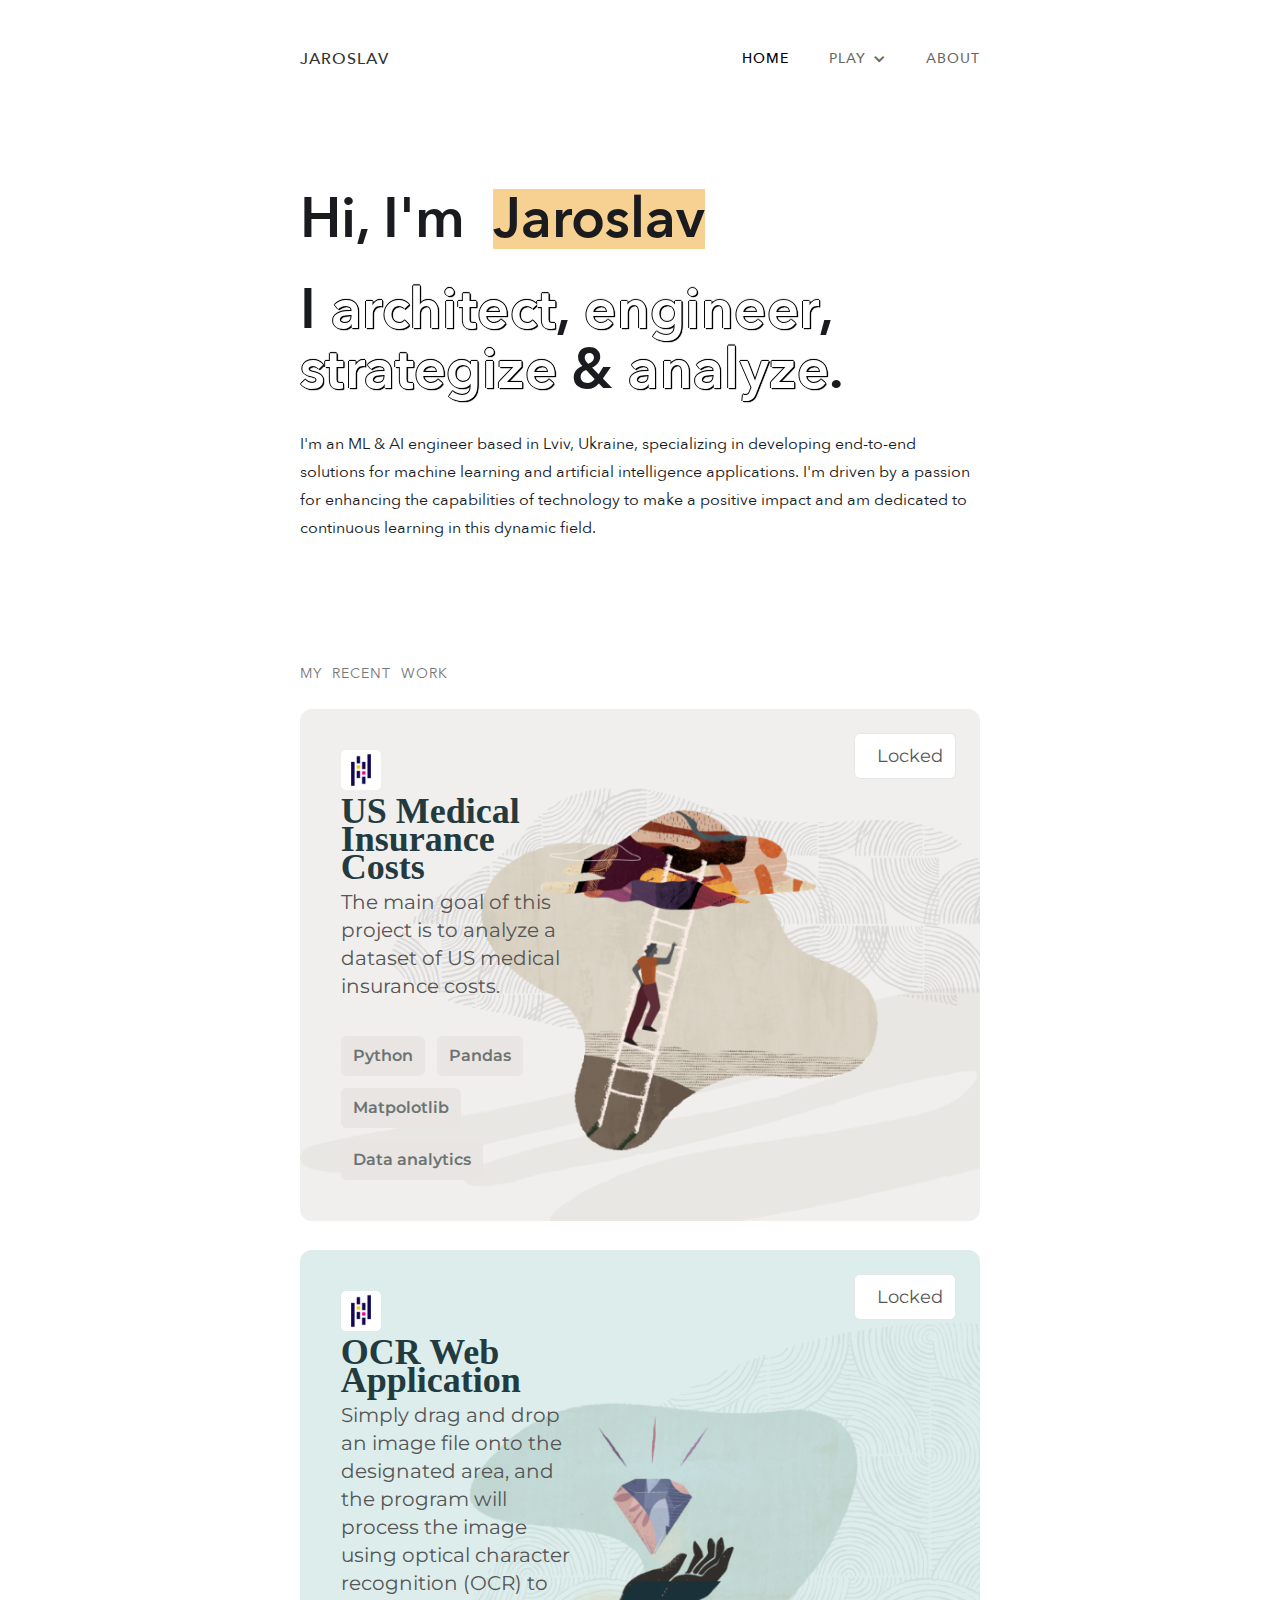
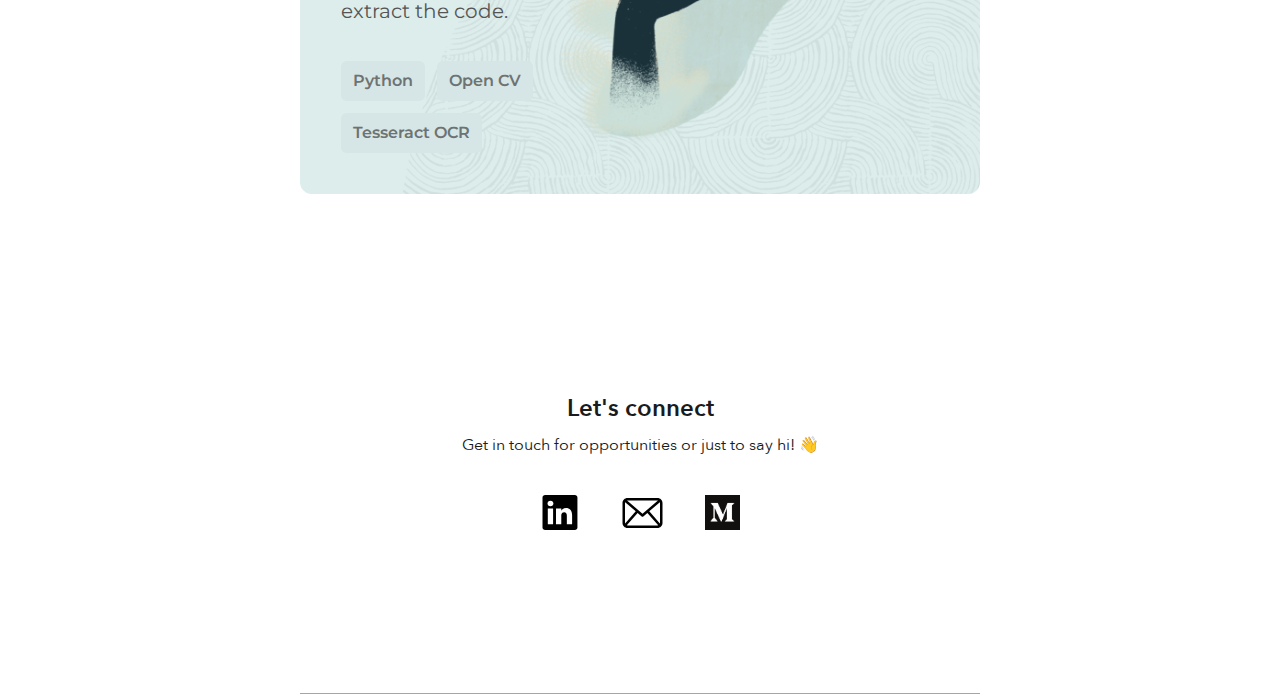
<file: index.html>
<!DOCTYPE html>
<html data-wf-domain="www.glorialo.design" data-wf-page="5c80ff17b78f138c6fa9d10b"
    data-wf-site="5c80ff16b78f1322a4a9d105" class=" w-mod-js">

<head>
    <meta charset="utf-8">
    <title>Jaroslav</title>
    <meta
        content="I'm a product designer based in Lviv, Ukraine with experience in delivering end-to-end UX/UI design for software products."
        name="description">
    <meta content="Jaroslav" property="og:title">
    <meta
        content="I'm a product designer based in Lviv, Ukraine with experience in delivering end-to-end UX/UI design for software products."
        property="og:description">
    <meta content="images/5d341f38166bd84769a9c0e2_3%25401x.png" property="og:image">
    <meta content="Jaroslav" property="twitter:title">
    <meta
        content="I'm a product designer based in Lviv, Ukraine with experience in delivering end-to-end UX/UI design for software products."
        property="twitter:description">
    <meta content="https://uploads-ssl.webflow.com/5c80ff16b78f1322a4a9d105/5d341f38166bd84769a9c0e2_3%401x.png"
        property="twitter:image">
    <meta property="og:type" content="website">
    <meta content="summary_large_image" name="twitter:card">
    <meta content="width=device-width, initial-scale=1" name="viewport">
    <meta content="google-site-verification=L0bVSyhQXW6iAvJMNSFPd18Laius20KeUsUR5CjrGiY"
        name="google-site-verification">
    <link href="css/glorialo.webflow.f48a3ca92.css" rel="stylesheet" type="text/css">
    <link href="css/index.css" rel="stylesheet" type="text/css">
    <script src="js/webfont.js" type="text/javascript"></script>
    <script
        type="text/javascript">WebFont.load({ google: { families: ["Montserrat:100,100italic,200,200italic,300,300italic,400,400italic,500,500italic,600,600italic,700,700italic,800,800italic,900,900italic"] } });</script>
    <!--[if lt IE 9]><script src="https://cdnjs.cloudflare.com/ajax/libs/html5shiv/3.7.3/html5shiv.min.js" type="text/javascript"></script><![endif]-->
    <script
        type="text/javascript">!function (o, c) { var n = c.documentElement, t = " w-mod-"; n.className += t + "js", ("ontouchstart" in o || o.DocumentTouch && c instanceof DocumentTouch) && (n.className += t + "touch") }(window, document);</script>
    <link href="images/5d36cc5e0ec603ed76e2a239_32%25401x.png" rel="shortcut icon" type="image/x-icon">
    <link href="images/5d36cc781b3b205bd7caf75e_256%25401x.png" rel="apple-touch-icon">
    <script async="" src="https://www.googletagmanager.com/gtag/js?id=UA-171613948-1"></script>
    <script
        type="text/javascript">window.dataLayer = window.dataLayer || []; function gtag() { dataLayer.push(arguments); } gtag('js', new Date()); gtag('config', 'UA-171613948-1', { 'anonymize_ip': false });</script>
</head>

<body class="body">
    <div data-collapse="medium" data-animation="default" data-duration="400" data-doc-height="1" role="banner"
        class="navigation w-nav">
        <div class="navigation-items"><a href="index.html" aria-current="page" class="logo-link w-nav-brand w--current">
                <div class="text-block-9">JAROSLAV</div>
            </a>
            <div class="navigation-wrap">
                <nav role="navigation" class="navigation-items w-nav-menu"><a href="index.html" aria-current="page"
                        class="navigation-item w-nav-link w--current">HOME</a>
                    <div data-hover="true" data-delay="0" class="dropdown w-dropdown">
                        <div class="navigation-item w-dropdown-toggle">
                            <div class="w-icon-dropdown-toggle"></div>
                            <div class="text-block-31">PLAY</div>
                        </div>
                        <nav class="dropdown-list w-dropdown-list">
                            <div class="div-block-81"><a href="playground.html" class="link-12 w-dropdown-link">Playground</a></div>
                            <div class="div-block-81"><a href="https://www.instagram.com/_jarosslav/" target="_blank"
                                    class="link-12 w-dropdown-link">Instagram</a></div>
                        </nav>
                    </div><a href="about.html" class="navigation-item w-nav-link">ABOUT</a>
                </nav>
                <div class="menu-button w-nav-button"><img src="images/5c80ff17b78f1395faa9d112_menu-icon.png"
                        width="22" alt="" class="menu-icon"></div>
            </div>
        </div>
    </div>
    <div class="section">
        <div class="container"></div>
    </div>
    <div class="section-6 wf-section">
        <div class="w-layout-grid grid-10">
            <div id="w-node-_34f3d0d4-0947-ab41-71bc-490db9f35e93-6fa9d10b" class="intro-wrap">
                <div class="div-block-82">
                    <h1 class="heading-38">Hi, I'm &nbsp; </h1><a href="about.html" class="link-11">Jaroslav</a>
                </div>
                <h1 class="heading-28">I <a href="playground.html" class="link-2">architect</a>, <a href="playground.html"
                        class="link-3">engineer</a>, <a href="playground.html" class="link-4">strategize</a> &amp; <a
                        href="playground.html" target="_blank" class="link-5">analyze</a>.</h1>
                <div class="div-block-31">
                    <div id="w-node-_67632e97-d0a6-1061-c074-f411713b31c3-6fa9d10b">
                        <p class="paragraph-7 paragraph-light">I'm an ML & AI engineer based in Lviv,
                            Ukraine, specializing in developing end-to-end solutions for machine learning and artificial
                            intelligence applications. I'm driven by a passion for enhancing the capabilities
                            <strong> </strong>of technology to make a positive impact and am dedicated to continuous
                            learning in this dynamic field.
                        </p>
                    </div>
                </div>
            </div>
        </div>
    </div>
    <div class="section-6 wf-section justify-content-center align-items-center">
        <div class="content w-layout-grid grid-10">
            <h1 class="heading-30">MY &nbsp;RECENT &nbsp;WORK</h1>

            <div class="project project-col-12">
                <a href="https://github.com/BadassBoom/US_Med.Insurance">
                    <div class="project-card-lg" id="oracle-expenses"
                        style="background-image:url('images/illustration%2B1.png')">
                        <div class="project-card-contents">
                            <img class="logo-sm" src="images/oracle.png">
                            <div class="project-card-title">US Medical Insurance Costs</div>
                            <div class="project-card-description">
                                The main goal of this  project is to  analyze a dataset of US medical insurance costs.
                            </div>
                            <div class="project-card-tags">
                                <div class="project-card-tag">Python</div>
                                <div class="project-card-tag">Pandas</div>
                                <div class="project-card-tag">Matpolotlib</div>
                                <div class="project-card-tag">Data analytics</div>

                            </div>
                            <div class="locked">
                                <i class="fa fa-lock"></i> <span>Locked</span>
                            </div>
                        </div>
                    </div>
                </a>
            </div>

            <div class="project project-col-12">
                <a href="https://badassboom.github.io/OCR/">
                    <div class="project-card-lg" id="oracle-invoices"
                        style="background-image:url('images/illustration%2B2.png')">
                        <div class="project-card-contents">
                            <img class="logo-sm" src="images/oracle.png">
                            <div class="project-card-title">OCR Web Application</div>
                            <div class="project-card-description">
                                Simply drag and drop an image file onto the designated area, and the program will process the image using optical character recognition (OCR) to extract the code.
                            </div>
                            <div class="project-card-tags">
                                <div class="project-card-tag">Python</div>
                                <div class="project-card-tag">Open CV</div>
                                <div class="project-card-tag">Tesseract OCR</div>

                            </div>
                            <div class="locked">
                                <i class="fa fa-lock"></i> <span>Locked</span>
                            </div>
                        </div>
                    </div>
                </a>
            </div>
        </div>
    </div>

    

    
    <div class="section-45 wf-section">
        <div class="footer-wrap">
            <div class="rich-text-block w-richtext">
                <h2>Let's connect</h2>
            </div>
            <div class="text-block-6"><a href="#" class="text-link"><span class="text-span-5">Get in touch for
                        opportunities or just to say hi! 👋</span></a></div>
            <div class="div-block-3"><a href="https://www.linkedin.com/in/jaroslav-vorona-a8b578252/" target="_blank"
                    class="link-block-6 w-inline-block"><img src="images/5d34568d47f4bb217099258c_Linkedin%25402x.svg"
                        width="40" height="35" alt=""></a><a href="mailto:yaroslav.vorona111@gmail.com?subject=Hello!"
                    class="link-block-6 w-inline-block"><img src="images/5d3458ab6b1d5c375a1f9e6c_33700.svg" width="45"
                        height="40" alt=""></a><a href="https://youtu.be/l60MnDJklnM" target="_blank"
                    class="link-block-6 w-inline-block"><img
                        src="images/5c9716d3435bfc4e4b4f75b0_1_emiGsBgJu2KHWyjluhKXQw.png" width="35" height="35"
                        alt=""></a></div>
        </div>
    </div>
    <div class="div-block-42"></div>
    <script src="js/jquery-3.5.1.min.dc5e7f18c8.js" type="text/javascript" crossorigin="anonymous"></script>
    <script src="js/webflow.d457b2ab2.js" type="text/javascript"></script>
    <!--[if lte IE 9]><script src="//cdnjs.cloudflare.com/ajax/libs/placeholders/3.0.2/placeholders.min.js"></script><![endif]-->
</body>

</html>
</file>
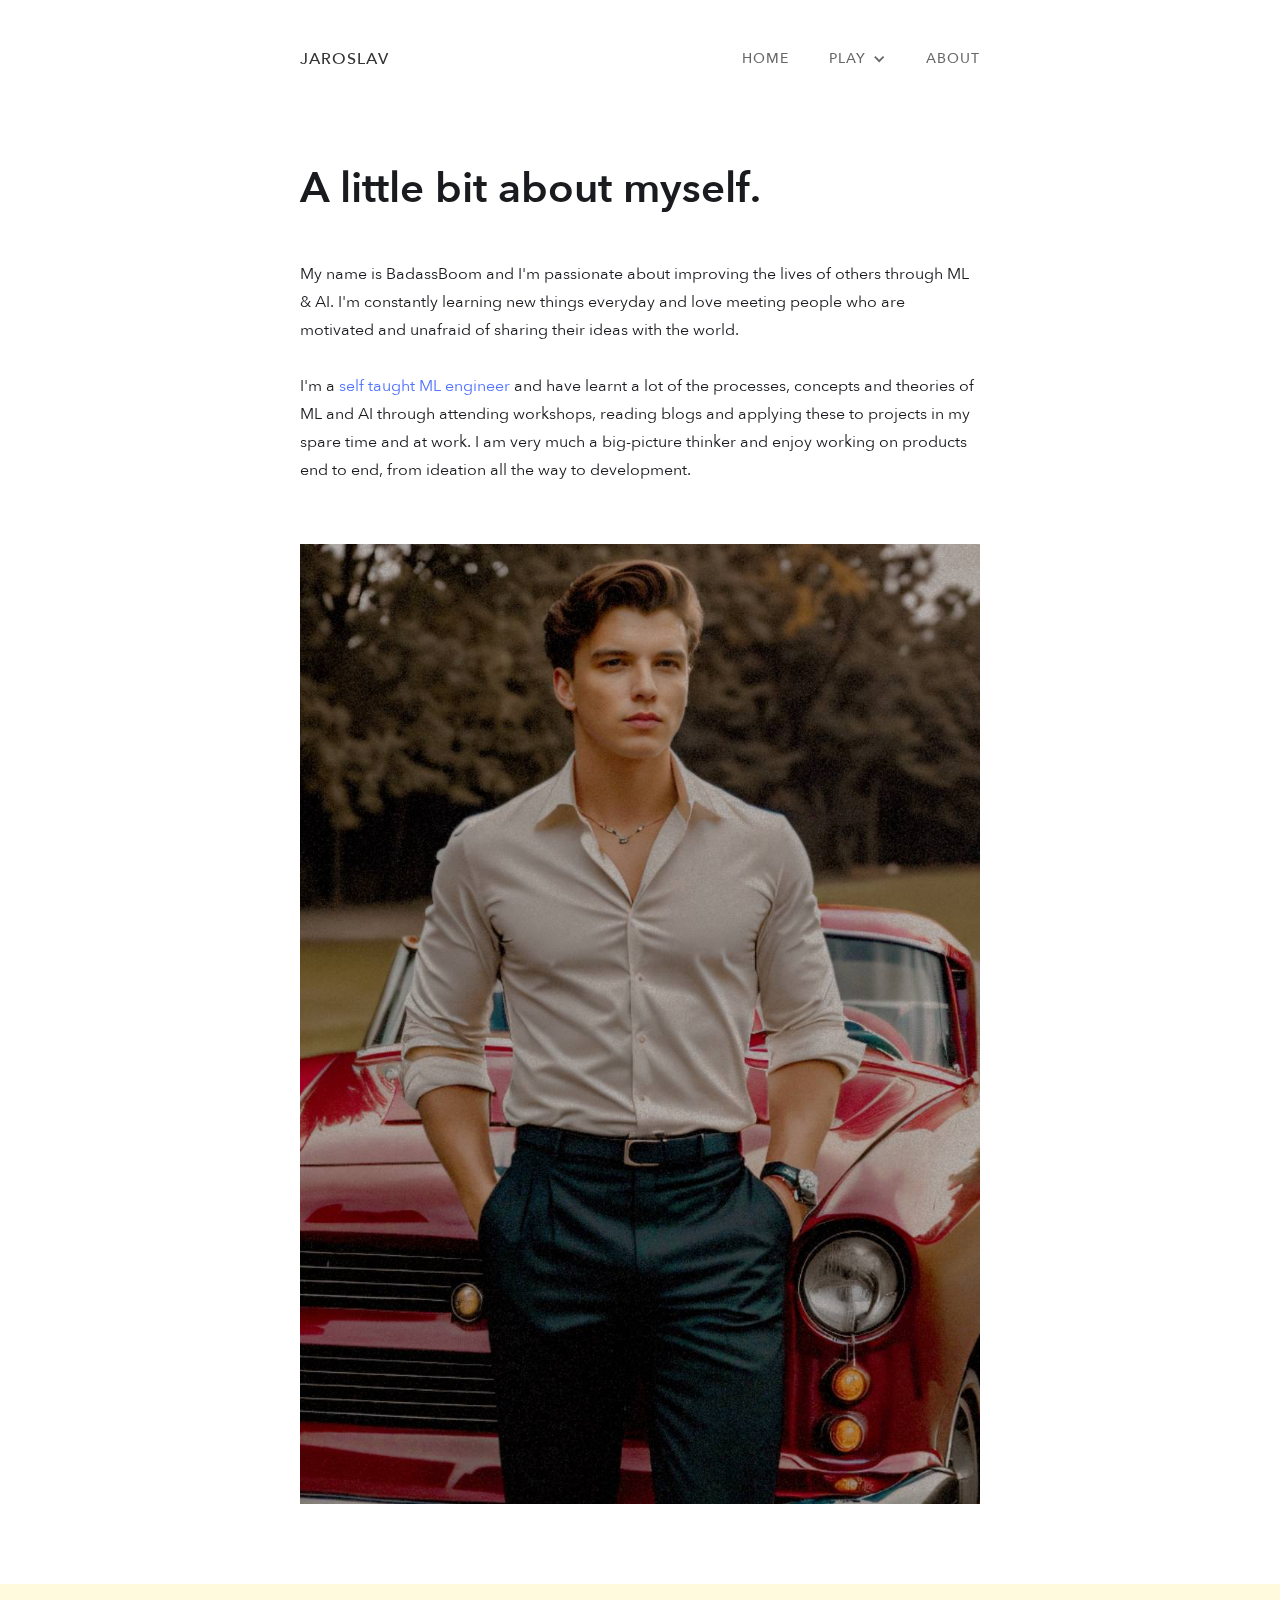
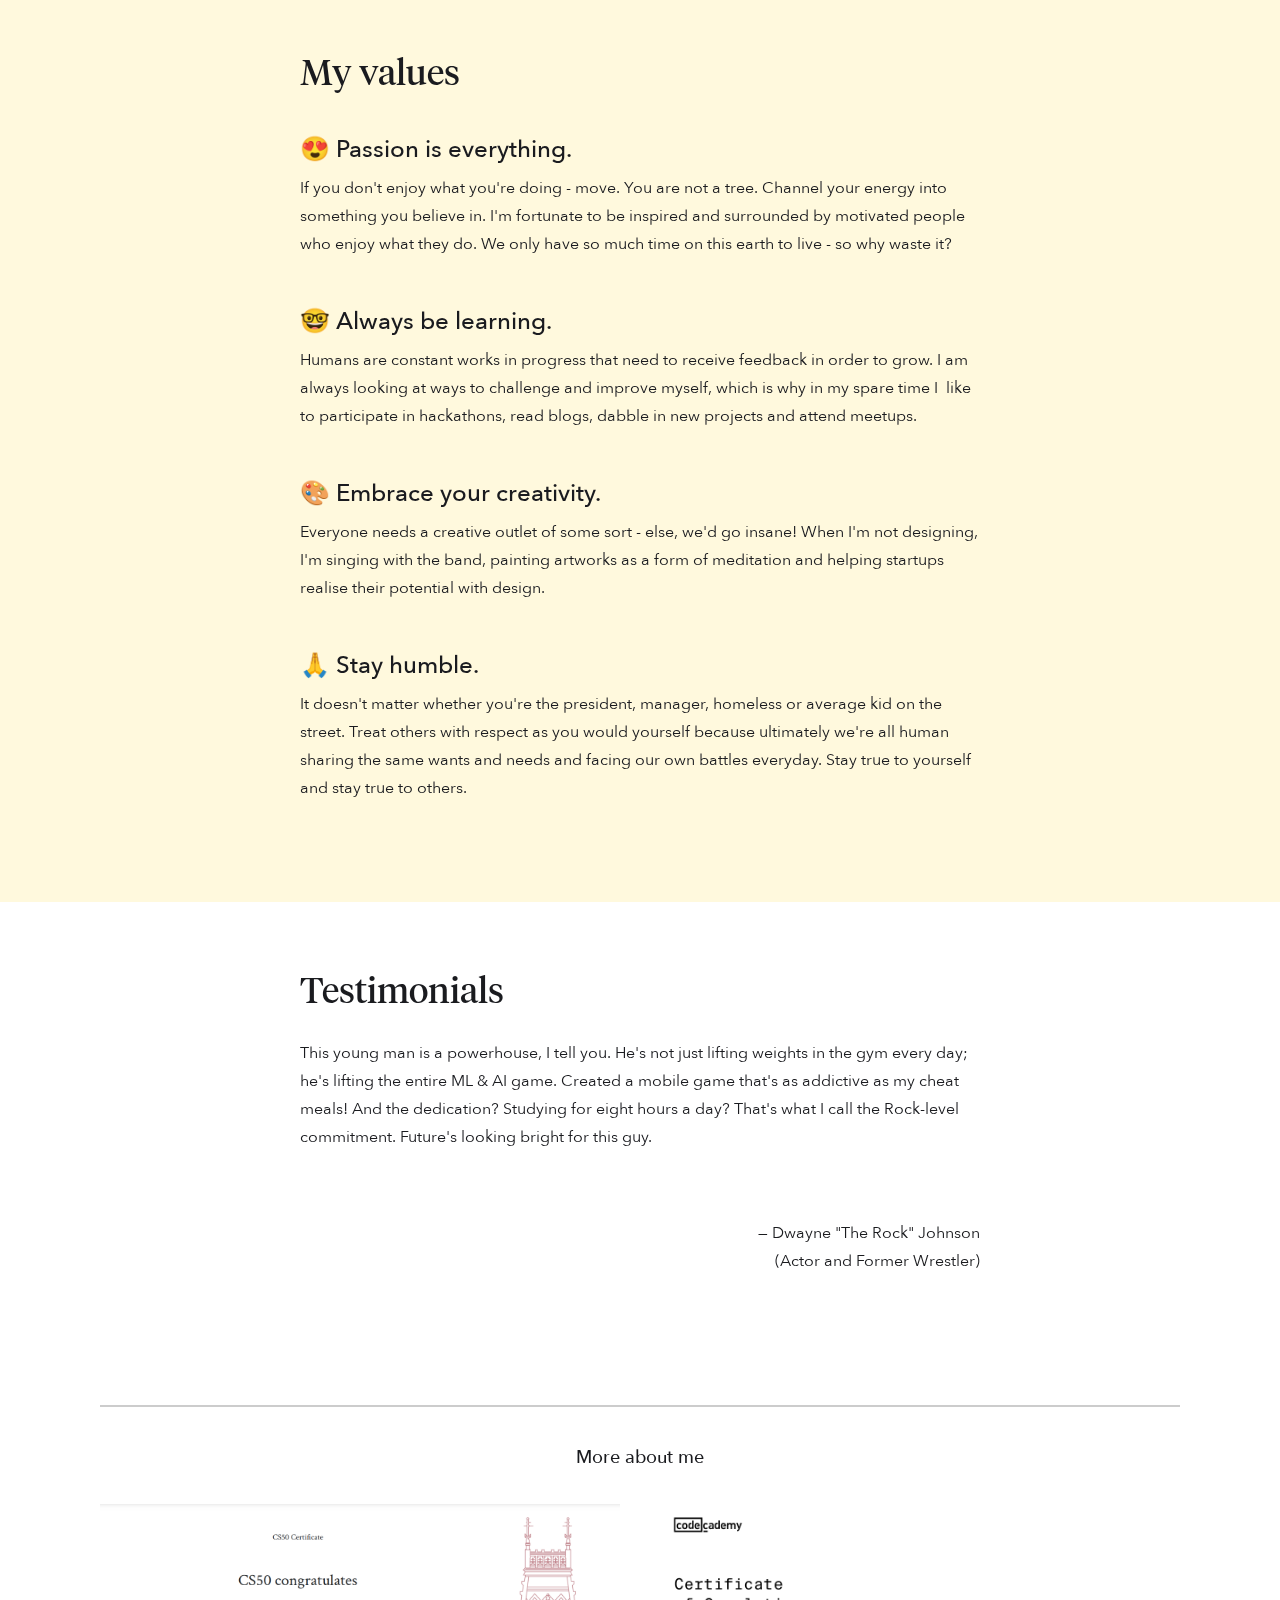
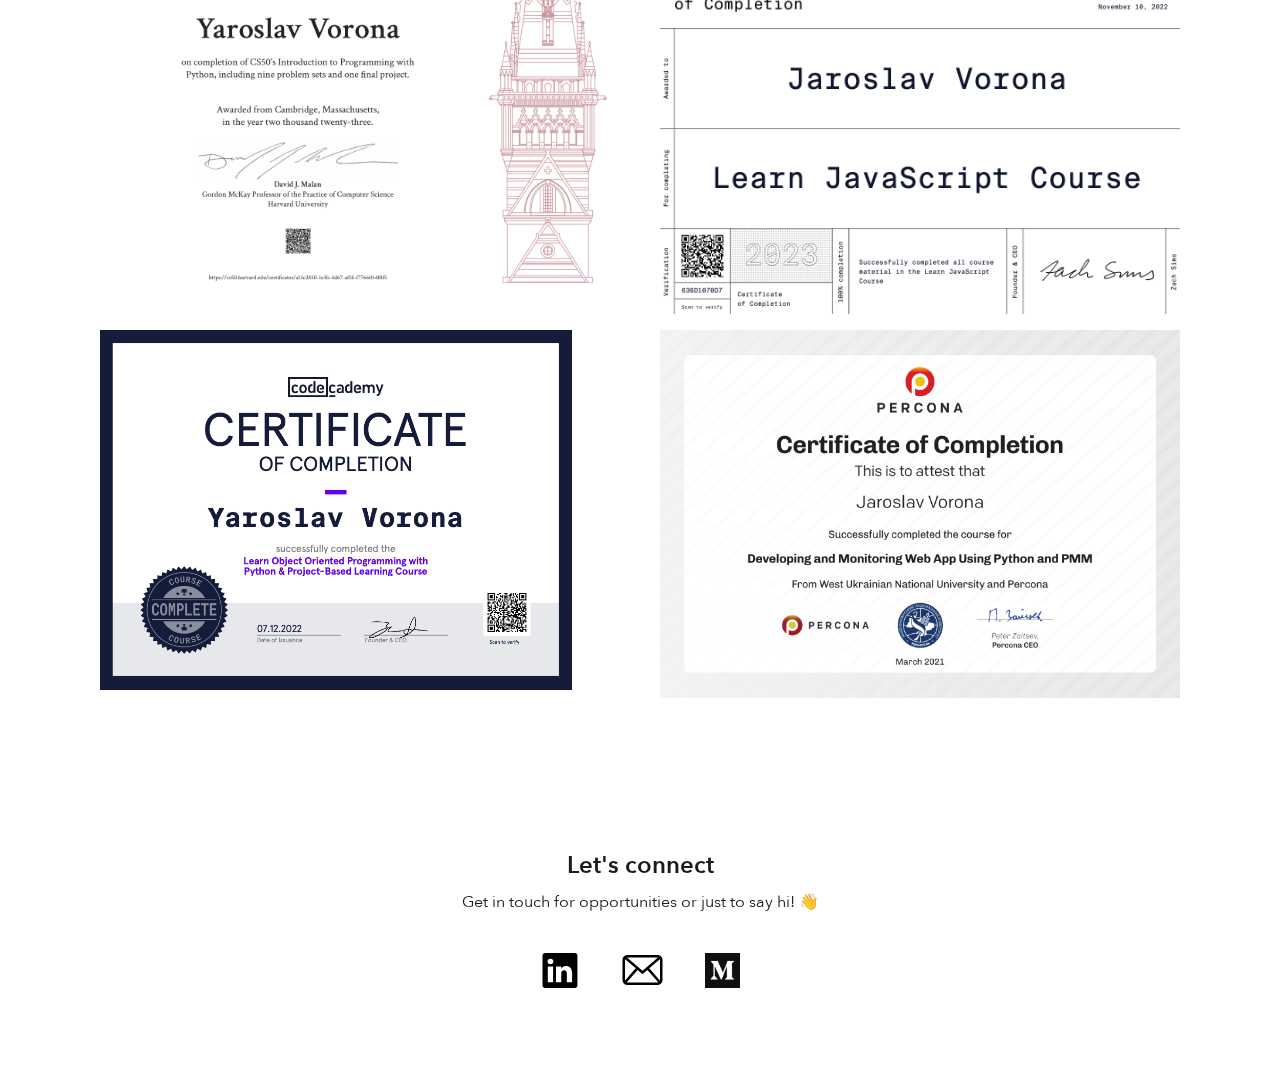
<file: about.html>
<!DOCTYPE html>
<html data-wf-domain="www.glorialo.design" data-wf-page="5c80ff17b78f13217ca9d121"
    data-wf-site="5c80ff16b78f1322a4a9d105" class=" w-mod-js">

<head>
    <meta charset="utf-8">
    <title>About BadassBoom | Designer Portfolio</title>
    <meta
        content="My name is Gloria Lo and I'm passionate about improving the lives of others through design. I'm constantly learning new things everyday and love meeting people who are motivated and unafraid of sharing their ideas with the world."
        name="description">
    <meta content="About BadassBoom  | Designer Portfolio" property="og:title">
    <meta
        content="My name is BadassBoom and I'm passionate about improving the lives of others through design. I'm constantly learning new things everyday and love meeting people who are motivated and unafraid of sharing their ideas with the world."
        property="og:description">
    <meta content="images/5c9720e8d784212ce690f27d_DSC_1061.JPG" property="og:image">
    <meta content="About Gloria Lo | Designer Portfolio" property="twitter:title">
    <meta
        content="My name is BadassBoom and I'm passionate about improving the lives of others through design. I'm constantly learning new things everyday and love meeting people who are motivated and unafraid of sharing their ideas with the world."
        property="twitter:description">
    <meta content="https://uploads-ssl.webflow.com/5c80ff16b78f1322a4a9d105/5c9720e8d784212ce690f27d_DSC_1061.JPG"
        property="twitter:image">
    <meta property="og:type" content="website">
    <meta content="summary_large_image" name="twitter:card">
    <meta content="width=device-width, initial-scale=1" name="viewport">
    <meta content="google-site-verification=L0bVSyhQXW6iAvJMNSFPd18Laius20KeUsUR5CjrGiY"
        name="google-site-verification">
    <link href="css/glorialo.webflow.f48a3ca92.css" rel="stylesheet" type="text/css">
    <script src="js/webfont.js" type="text/javascript"></script>
    <script
        type="text/javascript">WebFont.load({ google: { families: ["Montserrat:100,100italic,200,200italic,300,300italic,400,400italic,500,500italic,600,600italic,700,700italic,800,800italic,900,900italic"] } });</script>
    <!--[if lt IE 9]><script src="https://cdnjs.cloudflare.com/ajax/libs/html5shiv/3.7.3/html5shiv.min.js" type="text/javascript"></script><![endif]-->
    <script
        type="text/javascript">!function (o, c) { var n = c.documentElement, t = " w-mod-"; n.className += t + "js", ("ontouchstart" in o || o.DocumentTouch && c instanceof DocumentTouch) && (n.className += t + "touch") }(window, document);</script>
    <link href="images/5d36cc5e0ec603ed76e2a239_32%25401x.png" rel="shortcut icon" type="image/x-icon">
    <link href="images/5d36cc781b3b205bd7caf75e_256%25401x.png" rel="apple-touch-icon">
    <script async="" src="https://www.googletagmanager.com/gtag/js?id=UA-171613948-1"></script>
    <script
        type="text/javascript">window.dataLayer = window.dataLayer || []; function gtag() { dataLayer.push(arguments); } gtag('js', new Date()); gtag('config', 'UA-171613948-1', { 'anonymize_ip': false });</script>
</head>

<body class="body-2">
    <div data-collapse="medium" data-animation="default" data-duration="400" data-doc-height="1" role="banner"
        class="navigation w-nav">
        <div class="navigation-items"><a href="index.html" aria-current="page" class="logo-link w-nav-brand w--current">
                <div class="text-block-9">JAROSLAV</div>
            </a>
            <div class="navigation-wrap">
                <nav role="navigation" class="navigation-items w-nav-menu"><a href="index.html" aria-current="page"
                        class="navigation-item w-nav-link w--current">HOME</a>
                    <div data-hover="true" data-delay="0" class="dropdown w-dropdown">
                        <div class="navigation-item w-dropdown-toggle">
                            <div class="w-icon-dropdown-toggle"></div>
                            <div class="text-block-31">PLAY</div>
                        </div>
                        <nav class="dropdown-list w-dropdown-list">
                            <div class="div-block-81"><a href="playground.html" class="link-12 w-dropdown-link">Playground</a></div>
                            <div class="div-block-81"><a href="https://www.instagram.com/_jarosslav/" target="_blank"
                                    class="link-12 w-dropdown-link">Instagram</a></div>
                        </nav>
                    </div><a href="#" class="navigation-item w-nav-link">ABOUT</a>
                </nav>
                <div class="menu-button w-nav-button"><img src="images/5c80ff17b78f1395faa9d112_menu-icon.png"
                        width="22" alt="" class="menu-icon"></div>
            </div>
        </div>
    </div>
    <div id="w-node-_9b2922ad-09b1-aebb-0430-7dee623c62be-7ca9d121" class="section">
        <div class="container"></div>
    </div>
    <div id="w-node-dac044b7-be90-60f3-414d-4224828ffd87-7ca9d121" class="section">
        <div class="container">
            <div class="skillset-wrap"></div>
        </div>
        <div class="container"></div>
    </div>
    <div class="section-5 wf-section">
        <div class="styleguide-block">
            <div class="div-block-77">
                <h1 class="heading-25">A little bit about myself.</h1>
            </div>
            <div>
                <div class="text-block-30">My name is BadassBoom and I'm passionate about improving the lives of
                    others<strong> </strong>through ML & AI. I'm constantly learning new things everyday and love meeting
                    people who are motivated and unafraid of sharing their ideas with the world. <br><br>I'm a <a
                        href="https://www.instagram.com/_jarosslav/" target="_blank" class="link-12"><strong
                            class="bold-text">self taught ML engineer</strong></a> and have learnt a lot of the processes,
                    concepts and theories of ML and AI through attending workshops, reading blogs and
                    applying these to projects in my spare time and at work. I am very much a big-picture thinker and
                    enjoy working on products end to end, from ideation all the way to development.</div>
            </div>
            <div class="div-block-70"><img src="images/myself.jpg"

                    sizes="100vw" alt="Gloria Lo profile" class="image-25"></div>
        </div>
    </div>
    <div class="div-block-71">
        <div class="section-37 wf-section">
            <h1 class="heading-39">My values </h1>
            <h1 class="heading-42">😍 Passion is everything. </h1>
            <div class="text-block-28">If you don't enjoy what you're doing - move. You are not a tree. Channel your
                energy into something you believe in. I'm fortunate to be inspired and surrounded by motivated people
                who enjoy what they do. We only have so much time on this earth to live - so why waste it?</div>
            <h1 class="heading-42">🤓 Always be learning. </h1>
            <div class="text-block-28">Humans are constant works in progress that need to receive feedback in order to
                grow. I am always looking at ways to challenge and improve myself, which is why in my spare time
                I &nbsp;like to participate in hackathons, read blogs, dabble in new projects and attend meetups.</div>
            <h1 class="heading-42">🎨 Embrace your creativity. </h1>
            <div class="text-block-28">Everyone needs a creative outlet of some sort - else, we'd go insane! When I'm
                not designing, I'm singing with the band, painting artworks as a form of meditation and helping startups
                realise their potential with design.</div>
            <h1 class="heading-42">🙏 Stay humble. </h1>
            <div class="text-block-28">It doesn't matter whether you're the president, manager, homeless or average kid
                on the street. Treat others with respect as you would yourself because ultimately we're all human
                sharing the same wants and needs and facing our own battles everyday. Stay true to yourself and stay
                true to others.</div>
        </div>
    </div>
    <div class="div-block-84">
        <div class="section-37 wf-section">
            <h1 class="heading-39">Testimonials</h1>
            <div class="text-block-28">This young man is a powerhouse, I tell you. He's not just lifting weights in the gym every day; he's lifting the entire ML & AI game. Created a mobile game that's as addictive as my cheat meals! And the dedication? Studying for eight hours a day? That's what I call the Rock-level commitment. Future's looking bright for this guy.<br>‍</div>
            <p class="paragraph-10">— Dwayne "The Rock" Johnson<br>(Actor and Former Wrestler)</p>
        </div>
        <div>
            <div class="section-35 wf-section">
                <div class="div-block-61"></div>
                <h1 class="heading-37">More about me</h1>
                <div class="w-layout-grid grid-13">
                    <a href="/music" class="w-inline-block">
                        <div class="div-link">
                            <img src="images/harvardC.png" sizes="100vw"
                                srcset="images/harvardC.png 500w, images/harvardC.png 800w, images/harvardC.png 1080w, images/harvardC.png 1600w, images/harvardC.png 2000w, images/harvardC.png 2500w"
                                alt="Gloria Lo music">
                        </div>
                    </a>
                    <a href="/artworks" class="div-link w-inline-block">
                        <img
                            src="images/codecademyJS.png" sizes="100vw"
                            srcset="images/codecademyJS.png 500w, images/codecademyJS.png 800w, images/codecademyJS.png 1080w, images/codecademyJS.png 2000w, images/codecademyJS.png 2500w"
                            alt="Gloria Lo art">
                    </a>
                    <a href="/artworks" class="div-link w-inline-block">
                        <img
                            src="images/codecademyP.png" sizes="100vw"
                            srcset="images/codecademyP.png 500w, images/codecademyP.png 800w, images/codecademyP.png 1080w, images/codecademyP.png 2000w, images/codecademyP.png 2500w"
                            alt="Gloria Lo art">
                    </a>
                    <a href="/artworks" class="div-link w-inline-block">
                        <img
                            src="images/percona.png" sizes="100vw"
                            srcset="images/percona.png 500w, images/percona.png 800w, images/percona.png 1080w, images/percona.png 2000w, images/percona.png 2500w"
                            alt="Gloria Lo art">
                    </a>
                </div>
            </div>
        </div>
    </div>
    <div class="section-45 wf-section">
        <div class="footer-wrap">
            <div class="rich-text-block w-richtext">
                <h2>Let's connect</h2>
            </div>
            <div class="text-block-6"><a href="#" class="text-link"><span class="text-span-5">Get in touch for
                        opportunities or just to say hi! 👋</span></a></div>
            <div class="div-block-3"><a href="https://www.linkedin.com/in/jaroslav-vorona-a8b578252/" target="_blank"
                    class="link-block-6 w-inline-block"><img src="images/5d34568d47f4bb217099258c_Linkedin%25402x.svg"
                        width="40" height="35" alt=""></a><a href="mailto:yaroslav.vorona111@gmail.com?subject=Hello!"
                    class="link-block-6 w-inline-block"><img src="images/5d3458ab6b1d5c375a1f9e6c_33700.svg" width="45"
                        height="40" alt=""></a><a href="https://youtu.be/l60MnDJklnM" target="_blank"
                    class="link-block-6 w-inline-block"><img
                        src="images/5c9716d3435bfc4e4b4f75b0_1_emiGsBgJu2KHWyjluhKXQw.png" width="35" height="35"
                        alt=""></a></div>
        </div>
    </div>
    <script src="js/jquery-3.5.1.min.dc5e7f18c8.js" type="text/javascript" crossorigin="anonymous"></script>
    <script src="js/webflow.d457b2ab2.js" type="text/javascript"></script>
    <!--[if lte IE 9]><script src="//cdnjs.cloudflare.com/ajax/libs/placeholders/3.0.2/placeholders.min.js"></script><![endif]-->
</body>

</html>
</file>
<file: css/index.css>
.white {
  background: #FFF;
}

.img-block {
  width: 100%;
  padding: 0 9%;
}

a {
  text-decoration: none;
  color: #555;
}

h1, h2, h3, h4 {
  margin: 0;
}

h2.section-header {
  font-size: 28px;
}

.triangle-topleft1 {
  position: absolute;
  top: 0px;
  left: 0px;
  width: 0;
  height: 0;
  border-top: 160px solid #BADFE1;
  border-right: 220px solid transparent;
}

.triangle-topleft2 {
  position: absolute;
  top: 0px;
  left: 0px;
  width: 0;
  height: 0;
  border-top: 150px solid #BADFE1;
  border-right: 160px solid transparent;
}
@keyframes morph {
  0% {
    transform: rotate(0deg) scale(1);
  }
  50% {
    transform: rotate(40deg) scale(1.1);
  }
  100% {
    transform: rotate(40deg) scale(1);
  }
}


@keyframes loading {
  0% {
    opacity: 0;
  }
  100% {
    opacity: 1;
  }
}
header .header-words {
  width: 50%;
  color: #333;
}
header .header-words .header-title {
  font-size: 3.6vw;
  line-height: 120%;
  font-weight: 700;
  font-family: "Playfair Display", serif;
  animation: loading 1.2s 0s 1 both ease-in-out;
}
header .header-words .header-description {
  font-size: 1.6vw;
  padding: 20px 0px;
  width: 100%;
  line-height: 150%;
  display: flex;
  flex-wrap: wrap;
  color: #555;
  font-weight: 300;
  padding-right: 10%;
  animation: loading 1.2s 0.45s 1 both ease-in-out;
}
header .header-words .header-description a {
  font-weight: 600;
  position: relative;
  width: auto;
}
header .header-words .header-description a:hover {
  transition: transform 100ms ease-in-out;
  color: #222;
}
header .header-words .header-description a:after {
  display: block;
  content: "";
  border-bottom: solid 3px #222;
  transform: scaleX(0);
  transition: transform 250ms ease-in-out;
  position: relative;
  top: -3px;
}
header .header-words .header-description a:hover:after {
  transform: scaleX(1);
  transform-origin: 0% 50%;
}
header .header-words .header-contents {
  font-size: 23px;
  padding-top: 20px;
  font-weight: 400;
  line-height: 30px;
}
header .header-words .header-contents .typing {
  font-weight: 700;
}
header .header-words .header-contents .under-typing {
  width: 100%;
  display: block;
}
header .header-words .header-contents .school {
  font-size: 16px;
  color: #666;
  margin-top: 7px;
}
header .header-selfie {
  width: 50%;
  height: 100%;
  padding-left: 10%;
  position: relative;
  animation: loading 1.2s 0.9s 1 both ease-in-out;
}
header .selfie-background {
  width: 100%;
  padding-bottom: 100%;
  background: no-repeat;
  background-position: 50% 50%;
  background-size: cover;
  position: relative;
}
header .selfie {
  width: 100%;
  padding-bottom: 100%;
  background: no-repeat;
  background-position: 50% 50%;
  background-size: 100%;
  position: absolute;
  top: 0%;
  animation: selfie_move 4s infinite ease-in-out;
}
@keyframes selfie_move {
  0% {
    top: 0%;
  }
  50% {
    top: -10%;
  }
  100% {
    top: 0%;
  }
}

.project-text {
  display: flex;
  align-items: center;
  flex-wrap: wrap;
  padding: 32px 32px;
  padding-bottom: 32px;
  position: relative;
}
.project-text .project-text-title {
  font-size: 26px;
  font-weight: 700;
  padding-right: 30px;
}
.project-text .project-text-tag {
  font-size: 13px;
  padding: 3px 8px;
  background: #E3EAFF;
  border-radius: 3px;
  margin-right: 5px;
  color: #2E3658;
}
.project-text .project-text-firstline {
  display: flex;
  align-items: center;
  width: 100%;
  padding-top: 3px;
}
.project-text .project-text-secondline {
  font-size: 16px;
  margin-top: 16px;
  color: #666;
}

.tags {
  display: flex;
  align-items: center;
  justify-content: center;
  flex-wrap: wrap;
  width: 100%;
}
.tags .tag {
  color: #333;
  cursor: pointer;
  min-width: 120px;
  padding: 8px 20px;
  display: flex;
  align-items: center;
  justify-content: center;
  border-radius: 4px;
  font-size: 16px;
  font-weight: 600;
  margin: 5px 5px;
  transition: 0.1s linear;
}
.tags .tag.active {
  background: #3F75FD;
  color: #fff;
}
.tags #uiux:hover, .tags #uiux.active {
  background: #28C3D3;
  color: #FFF;
}
.tags #dev:hover, .tags #dev.active {
  background: #F6D839;
  color: #FFF;
}
.tags #visual:hover, .tags #visual.active {
  background: #FF7373;
  color: #FFF;
}

.title {
  text-align: center;
  width: 100%;
  display: flex;
  flex-wrap: wrap;
  align-items: center;
}

.content {

  padding: 50px 0px;
  display: flex;
  flex-wrap: wrap;
  justify-content: space-between;
  padding-top: 0px;
}
.content .img {
  width: 100%;
  padding-bottom: 129.4%;
  background-size: cover;
}
.content .img2 {
  width: 100%;
  padding-bottom: 90.4%;
  background-size: contain;
}
.content .img-guideline {
  width: 100%;
  padding-bottom: 600%;
  background-size: contain;
}
.content .video {
  display: flex;
  justify-content: center;
  flex-wrap: wrap;
}
.content .video h4 {
  text-align: center;
  margin: 20px 0px;
}

.sec1 {
  padding: 90px 12%;
  display: flex;
  flex-wrap: wrap;
  animation: loading 1.2s 1.2s 1 both ease-in-out;
}

.sec1-header {
  padding-bottom: 32px;
  width: 100%;
}

#fun-thing {
  background: #FDF9F8;
  width: 100%;
  display: flex;
  flex-wrap: wrap;
  justify-content: center;
}

.vtt-bg {
  background: #EFF2FF;
}

.fun-card {
  background: #fff;
  overflow: hidden;
  border-radius: 12px;
  position: relative;
  border: 1px solid #E5E5E5;
  padding-bottom: 12px;
  transition: 0.2s ease;
}

.fun-tag {
  display: flex;
  align-items: center;
  padding: 6px 12px;
  position: absolute;
  top: 32px;
  right: 24px;
  background: #FBF9F8;
  /* Button Chroming/Toggle Inactive */
  font-weight: 600;
  border: 1px solid #F1F1F1;
  box-sizing: border-box;
  border-radius: 8px;
}
.fun-tag i {
  margin-right: 8px;
  color: #FFAC33;
  font-size: 18px;
}

#oracle-expenses {
  background: #F1EFED;
  background-size: contain;
  background-repeat: no-repeat;
  background-position: 100% 100%;
}
#oracle-expenses .project-card-tag {
  background: #E8E5E2;
}

#oracle-invoices {
  background: #DCEDEC;
  background-size: contain;
  background-repeat: no-repeat;
  background-position: 100% 100%;
}
#oracle-invoices .project-card-tag {
  background: #D6E5E5;
}

#google-project {
  background: #E5ECF7;
  background-size: contain;
  background-repeat: no-repeat;
  background-position: 100% 100%;
}
#google-project .project-card-tag {
  background: #D8E0EE;
}

#nyu-project {
  background: #EEF2FF;
  background-size: 78%;
  background-repeat: no-repeat;
  background-position: 100% 100%;
}
#nyu-project .project-card-tag {
  background: #D8E0EE;
}

#bf-project {
  background: #FAEFD5;
  background-size: 78%;
  background-repeat: no-repeat;
  background-position: 100% 100%;
}
#bf-project .project-card-tag {
  background: #D8E0EE;
}

#oracle-workshop {
  background-color: #315357;
  background-size: contain;
  background-repeat: no-repeat;
  background-position: 100% 100%;
}
#oracle-workshop .project-card-description {
  color: #fff;
}
#oracle-workshop .project-card-title {
  color: #fff;
}

.project {
  margin: 1% 0%;
  justify-content: space-between;
}
.project .project-card-md {
  border-radius: 12px;
  padding: 6%;
  position: relative;
  transition: 0.2s ease;
  border: 0px #eee solid;
}
.project .project-card-md .project-card-contents {
  width: 70%;
  padding-bottom: 50%;
}
.project .project-card-md .project-card-title {
  font-size: 32px;
}
.project .project-card-md .project-card-description {
  font-size: 20px;
}
.project .project-card-md:hover, .project .project-card-lg:hover, .project .fun-card:hover {
  transform: scale(1.03);
  box-shadow: 0px 5px 40px -5px rgba(0, 0, 0, 0.11);
  border: 1px #ececec solid;
}
.project .project-card-lg {
  border-radius: 12px;
  width: 100%;
  padding: 6%;
  position: relative;
  transition: 0.2s ease;
  border: 0px #ececec solid;
}
.project .locked {
  position: absolute;
  display: flex;
  padding: 8px 12px;
  top: 24px;
  right: 24px;
  font-size: 18px;
  /* Shadow / SM */
  background: #FFFFFF;
  /* Button Borders/Outline - Disabled */
  border: 1px solid rgba(22, 21, 19, 0.1);
  box-sizing: border-box;
  border-radius: 6px;
  align-items: center;
}
.project .locked span {
  padding-left: 10px;
}
.project .project-card-tags {
  padding-top: 10%;
  display: flex;
  flex-wrap: wrap;
}
.project .project-card-tag {
  border-radius: 6px;
  padding: 6px 12px;
  font-size: 16px;
  font-weight: 600;
  color: #6C7372;
  margin-right: 12px;
  margin-top: 12px;
}
.project .project-card-lg .project-card-contents {
  width: 40%;
}
.project .logo-sm {
  width: 40px;
  height: auto;
}
.project .project-card-title {
  padding-top: 3%;
  font-family: "Playfair Display", serif;
  font-size: 4vh;
  font-weight: 600;
  color: #233B3F;
}
.project .project-card-description {
  font-size: 20px;
  padding-top: 3%;
}
.project .project-pic {
  width: 100%;
  padding-bottom: 56%;
  overflow: hidden;
  position: relative;
  background-position: 50% 50%;
  background-size: cover;
  transition: 0.2s ease-in;
}
.project .project-pic#motion-bg {
  background: #FFF;
  background-size: 90%;
  background-position: 50% 50%;
  background-repeat: no-repeat;
}
.project .project-pic #google {
  background: rgba(227, 236, 248, 0.9);
}
.project .project-pic #google .pic-hover-content {
  color: #222;
}
.project .project-pic #figure {
  background: rgba(96, 77, 64, 0.9);
}
.project .project-pic #vtt {
  background: rgba(241, 244, 255, 0.9);
}
.project .project-pic #vtt .pic-hover-content {
  color: #222;
}
.project .project-pic #backme {
  background: rgba(243, 157, 9, 0.9);
}
.project .project-pic #backme .pic-hover-content {
  color: #222;
}
.project .project-pic #VR {
  background: rgba(119, 176, 197, 0.9);
}
.project .project-pic #VR .pic-hover-content {
  color: #222;
}
.project .project-pic #blender {
  background: rgba(46, 54, 108, 0.9);
}
.project .project-pic #blender .project-description {
  font-size: 20px;
}
.project .project-pic #plusme {
  background: rgba(98, 155, 245, 0.9);
}
.project .project-pic #ripple {
  background: rgba(113, 195, 242, 0.9);
}
.project .project-pic #ripple .pic-hover-content {
  color: #1d3b5a;
}
.project .project-pic #motion {
  background: rgba(209, 244, 246, 0.9);
}
.project .project-pic #motion .pic-hover-content {
  color: #222;
}
.project .project-pic #interactive {
  background: rgba(61, 68, 90, 0.9);
}
.project .project-pic #interactive .pic-hover-content {
  color: #fff;
}
.project .project-pic #muse {
  background: rgba(186, 193, 237, 0.9);
}
.project .project-pic #muse .pic-hover-content {
  color: #1b223f;
}
.project .project-pic #meichu {
  background: rgba(255, 162, 83, 0.9);
}
.project .project-pic #w1 {
  background: rgba(230, 236, 238, 0.9);
}
.project .project-pic #w1 .pic-hover-content {
  color: #1b223f;
}
.project .project-pic #w2 {
  background: rgba(230, 236, 238, 0.9);
}
.project .project-pic #w3 {
  background: rgba(255, 239, 217, 0.9);
}
.project .project-pic #w3 .pic-hover-content {
  color: #1b223f;
}
.project .project-pic #w4 {
  background: rgba(249, 197, 198, 0.9);
}
.project .project-pic #w4 .pic-hover-content {
  color: #1b223f;
}
.project .project-pic .pic-hover {
  display: flex;
  position: absolute;
  width: 100%;
  height: 100%;
  top: 0px;
  left: 0px;
  align-items: center;
  justify-content: center;
  opacity: 0;
  transition: 0.1s linear;
  transition-delay: 0.1s;
  text-align: center;
}
.project .project-pic .pic-hover .pic-hover-content {
  color: #FFF;
  font-size: 14px;
}
.project .project-pic .pic-hover:hover {
  opacity: 1;
}
.project .project-pic .project-description {
  font-family: "Poppins", sans-serif;
  font-size: 21px;
}
.project .project-pic .project-description span.note {
  font-size: 16px;
}
.project .project-pic .project-note-tag {
  margin-bottom: 15px;
  color: #fff;
  font-size: 24px;
}
.project .project-pic .project-title {
  font-size: 28px;
}

.project-col-6 {
  width: 49%;
}

.project-col-12 {
  width: 100%;
}

.project-col-4 {
  width: 31.33%;
}
.project-col-4 .project-pic .project-description {
  font-family: "Poppins", sans-serif;
  font-size: 16px;
}
.project-col-4 .project-pic .project-title {
  font-size: 22px;
}

hr.short {
  width: 80px;
  border: 1px solid #444;
  margin-left: 0px;
}

hr.short-center {
  width: 80px;
  border: 2px solid #69C7D1;
  margin: 20px auto;
  margin-bottom: 10px;
}

footer {
  position: relative;
  width: 100%;
  color: #777;
  padding-bottom: 40px;
  display: flex;
  flex-wrap: wrap;
  align-items: center;
  text-align: center;
  justify-content: center;
  padding-bottom: 40px;
  font-size: 16px;
  margin-top: 70px;
}

.copyright {
  width: 100%;
}

button {
  padding: 8px 15px;
  outline: none;
  background: #5CADBC;
  color: #FFF;
  border-radius: 3px;
  border: none;
  margin-top: 10px;
  transition: 0.1s linear;
}
button:hover {
  background: #69C7D1;
}

p.section-md {
  width: 100%;
  padding: 0 20%;
  line-height: 1.8;
  text-align: left;
}

button.download {
  font-size: 16px;
}

.portfolio-sub-title {
  color: #5CADBC;
  width: 100%;
  font-weight: 600;
}

.lanuch-block {
  text-align: center;
  width: 100%;
  margin-top: 40px;
}
.lanuch-block button {
  font-size: 18px;
  border-radius: 80px;
  height: 50px;
  width: 200px;
  background: #fff;
  color: #5CADBC;
  border: 1px #5CADBC solid;
  transition: 0.1s linear;
}
.lanuch-block button:hover {
  background: #5CADBC;
  color: #fff;
}

.loading-wrap {
  width: 100%;
  height: 100%;
  position: fixed;
  z-index: 10;
  top: 0px;
  bottom: 0px;
  left: 0px;
}

.loading {
  width: 100%;
  height: 100%;
  display: flex;
  justify-content: center;
  align-items: center;
  background-color: #69C7D1;
}

.loader {
  color: #fff;
  font-family: Consolas, Menlo, Monaco, monospace;
  font-weight: bold;
  font-size: 45px;
  color: rgba(255, 255, 255, 0.7);
  opacity: 0.8;
}
.loader span {
  display: inline-block;
  animation: pulse 0.4s alternate infinite ease-in-out;
  font-size: 60px;
  color: white;
}
.loader span:nth-child(odd) {
  animation-delay: 0.4s;
}

.md-pic {
  width: 75%;
  margin: 0% 12.5%;
}

.grade-wrap {
  margin: auto;
  width: 100%;
  padding: 3% 7.5%;
}
.grade-wrap .line, .grade-wrap .line2 {
  margin: 5px;
}
.grade-wrap .line span, .grade-wrap .line2 span {
  margin-right: 6px;
}
.grade-wrap .line input, .grade-wrap .line select, .grade-wrap .line2 input, .grade-wrap .line2 select {
  border-radius: 3px;
  line-height: 28px;
  width: 150px;
  height: 28px;
  border: 1px #ccc solid;
  padding: 0px 7px;
}

#playground header {
  display: flex;
  width: 100%;
}
#playground .project {
  margin: 2% 2.5%;
}
#playground .project-col-6 {
  width: 45%;
}
#playground .content {
  padding-bottom: 1%;
}
#playground .playground-header-inside {
  position: relative;
}
#playground h2.playground-h2 {
  justify-content: center;
  font-size: 65px;
  font-style: italic;
  font-weight: 700;
  text-align: center;
}
#playground h3.playground-h3 {
  justify-content: center;
  font-size: 20px;
  font-family: "Poppins";
  text-align: center;
  position: relative;
}
#playground h4.playground-h4 {
  font-size: 24px;
  color: #333;
  font-family: "Poppins";
}
#playground .project-under {
  padding-top: 20px;
  padding-bottom: 15px;
  text-align: center;
}
#playground .desc {
  font-size: 17px;
}
#playground p.warning {
  font-size: 20px;
  font-family: "Poppins";
  text-align: center;
  color: #FF275F;
}
#playground .glitch {
  color: black;
  font-size: 100px;
  position: relative;
  width: auto;
  margin: 0 auto;
  justify-content: center;
}
#playground .s1 {
  position: absolute;
  top: -5px;
  left: -60px;
}
#playground .s2 {
  position: absolute;
  top: -40px;
  left: 220px;
}
#playground .s3 {
  position: absolute;
  top: 40px;
  right: -32px;
}
#playground .s4 {
  position: absolute;
  bottom: -30px;
  right: 200px;
}
#playground .sec1 {
  padding-top: 20px;
}

@keyframes gradient {
  0% {
    background-color: red;
    left: 0px;
    top: 0px;
  }
  50% {
    background-color: blue;
    left: 200px;
    top: 200px;
  }
  100% {
    background-color: red;
    left: 0px;
    top: 0px;
  }
}
@media screen and (min-width: 1200px) {
  .content .img {
    width: 1000px;
    padding-bottom: 1290px;
    margin: auto;
  }
  .content .img2 {
    width: 1000px;
    padding-bottom: 904px;
    background-size: contain;
    margin: auto;
  }
}
@media (min-width: 1680px) {
  body {
    display: flex;
    flex-wrap: wrap;
    justify-content: center;
  }

  .sec1 .content {
    width: 1200px;
  }

  header .header-container {
    width: 1200px;
  }
  header .header-words .header-title {
    font-size: 64px;
  }
  header .header-words .header-description {
    font-size: 28px;
  }
}
@media (max-width: 900px) {
  nav {
    padding: 0px;
    text-align: center;
  }
  nav .nav-left {
    width: 20%;
    padding-left: 20px;
  }
  nav .nav-right {
    width: 80%;
    justify-content: center;
  }
  nav ul {
    padding-left: 0px;
    margin: 0px;
  }
  nav ul li a {
    font-size: 13px;
  }

  nav .nav-left .logo {
    font-size: 14px;
  }

  nav .nav-right ul li {
    font-size: 15px;
    margin: 8px 10px;
  }

  header {
    height: 100%;
    padding: 4%;
    padding-top: 33%;
    flex-wrap: wrap;
  }
  header .header-selfie {
    width: 100%;
  }
  header .header-selfie .selfie {
    width: 100%;
  }
  header .header-words {
    width: 100%;
    padding-left: 0%;
    text-align: center;
    line-height: 1.5em;
    position: relative;
  }
  header .header-words .header-description {
    font-size: 16px;
    display: flex;
    flex-wrap: wrap;
    justify-content: center;
  }
  header .header-words .header-title {
    font-size: 28px;
  }
  header .header-words .header-contents {
    font-size: 20px;
  }
  header .header-words .header-contents span.typing {
    width: 100%;
    display: block;
  }

  .sec1-header {
    margin-left: 16px;
  }
  .sec1-header h2.section-header {
    font-size: 28px;
  }

  .project {
    width: 100%;
    padding: 1%;
  }
  .project .project-card-lg, .project .project-card-md {
    padding-bottom: 60%;
  }
  .project .project-card-lg .project-card-title, .project .project-card-md .project-card-title {
    font-size: 24px;
  }
  .project .project-card-lg .project-card-description, .project .project-card-md .project-card-description {
    font-size: 16px;
  }
  .project .project-card-lg .project-card-contents, .project .project-card-md .project-card-contents {
    width: 100%;
  }
  .project .project-card-lg .locked, .project .project-card-md .locked {
    font-size: 13px;
    font-weight: 600;
  }
  .project .project-card-lg .project-card-tag, .project .project-card-md .project-card-tag {
    font-size: 13px;
  }
  .project .project-card-lg .project-card-tags, .project .project-card-md .project-card-tags {
    padding-top: 16px;
  }
  .project .project-card-md {
    padding-bottom: 20%;
  }

  .fun-card .project-text {
    padding: 16px;
  }
  .fun-card .project-text .project-text-title {
    font-size: 20px;
  }
  .fun-card .fun-tag {
    font-size: 13px;
    top: 16px;
    right: 16px;
  }
  .fun-card .fun-tag i {
    font-size: 16px;
  }

  .project-text .project-text-title {
    width: 100%;
  }
  .project-text .project-text-tag {
    font-size: 13px;
    padding: 3px 8px;
    background: #E3EAFF;
    border-radius: 3px;
    margin-right: 5px;
    color: #2E3658;
  }
  .project-text .project-text-firstline {
    display: flex;
    align-items: center;
    width: 100%;
    padding-top: 3px;
    flex-wrap: wrap;
  }
  .project-text .project-text-secondline {
    font-size: 15px;
    margin-top: 12px;
    color: #666;
  }

  .sec1 {
    padding: 60px 3.6%;
  }
}
</file>
<file: css/glorialo.webflow.f48a3ca92.css>
/* Generated on: Tue Sep 07 2021 05:24:29 GMT+0000 (Coordinated Universal Time) */
/* ==========================================================================
   normalize.css v3.0.3 | MIT License | github.com/necolas/normalize.css 
   ========================================================================== */
/*! normalize.css v3.0.3 | MIT License | github.com/necolas/normalize.css */html{font-family:sans-serif;-ms-text-size-adjust:100%;-webkit-text-size-adjust:100%}body{margin:0}article,aside,details,figcaption,figure,footer,header,hgroup,main,menu,nav,section,summary{display:block}audio,canvas,progress,video{display:inline-block;vertical-align:baseline}audio:not([controls]){display:none;height:0}[hidden],template{display:none}a{background-color:transparent}a:active,a:hover{outline:0}abbr[title]{border-bottom:1px dotted}b,strong{font-weight:bold}dfn{font-style:italic}h1{font-size:2em;margin:.67em 0}mark{background:#ff0;color:#000}small{font-size:80%}sub,sup{font-size:75%;line-height:0;position:relative;vertical-align:baseline}sup{top:-0.5em}sub{bottom:-0.25em}img{border:0}svg:not(:root){overflow:hidden}figure{margin:1em 40px}hr{box-sizing:content-box;height:0}pre{overflow:auto}code,kbd,pre,samp{font-family:monospace,monospace;font-size:1em}button,input,optgroup,select,textarea{color:inherit;font:inherit;margin:0}button{overflow:visible}button,select{text-transform:none}button,html input[type="button"],input[type="reset"]{-webkit-appearance:button;cursor:pointer}button[disabled],html input[disabled]{cursor:default}button::-moz-focus-inner,input::-moz-focus-inner{border:0;padding:0}input{line-height:normal}input[type="checkbox"],input[type="radio"]{box-sizing:border-box;padding:0}input[type="number"]::-webkit-inner-spin-button,input[type="number"]::-webkit-outer-spin-button{height:auto}input[type="search"]{-webkit-appearance:none}input[type="search"]::-webkit-search-cancel-button,input[type="search"]::-webkit-search-decoration{-webkit-appearance:none}fieldset{border:1px solid #c0c0c0;margin:0 2px;padding:.35em .625em .75em}legend{border:0;padding:0}textarea{overflow:auto}optgroup{font-weight:bold}table{border-collapse:collapse;border-spacing:0}td,th{padding:0}

/* ==========================================================================
   Start of base Webflow CSS - If you're looking for some ultra-clean CSS, skip the boilerplate and see the unminified code below.
   ========================================================================== */
@font-face{font-family:'webflow-icons';src:url("[data-uri]") format('truetype');font-weight:normal;font-style:normal}[class^="w-icon-"],[class*=" w-icon-"]{font-family:'webflow-icons' !important;speak:none;font-style:normal;font-weight:normal;font-variant:normal;text-transform:none;line-height:1;-webkit-font-smoothing:antialiased;-moz-osx-font-smoothing:grayscale}.w-icon-slider-right:before{content:"\e600"}.w-icon-slider-left:before{content:"\e601"}.w-icon-nav-menu:before{content:"\e602"}.w-icon-arrow-down:before,.w-icon-dropdown-toggle:before{content:"\e603"}.w-icon-file-upload-remove:before{content:"\e900"}.w-icon-file-upload-icon:before{content:"\e903"}*{-webkit-box-sizing:border-box;-moz-box-sizing:border-box;box-sizing:border-box}html{height:100%}body{margin:0;min-height:100%;background-color:#fff;font-family:Arial,sans-serif;font-size:14px;line-height:20px;color:#333}img{max-width:100%;vertical-align:middle;display:inline-block}html.w-mod-touch *{background-attachment:scroll !important}.w-block{display:block}.w-inline-block{max-width:100%;display:inline-block}.w-clearfix:before,.w-clearfix:after{content:" ";display:table;grid-column-start:1;grid-row-start:1;grid-column-end:2;grid-row-end:2}.w-clearfix:after{clear:both}.w-hidden{display:none}.w-button{display:inline-block;padding:9px 15px;background-color:#3898EC;color:white;border:0;line-height:inherit;text-decoration:none;cursor:pointer;border-radius:0}input.w-button{-webkit-appearance:button}html[data-w-dynpage] [data-w-cloak]{color:transparent !important}.w-webflow-badge,.w-webflow-badge *{position:static;left:auto;top:auto;right:auto;bottom:auto;z-index:auto;display:block;visibility:visible;overflow:visible;overflow-x:visible;overflow-y:visible;box-sizing:border-box;width:auto;height:auto;max-height:none;max-width:none;min-height:0;min-width:0;margin:0;padding:0;float:none;clear:none;border:0 none transparent;border-radius:0;background:none;background-image:none;background-position:0 0;background-size:auto auto;background-repeat:repeat;background-origin:padding-box;background-clip:border-box;background-attachment:scroll;background-color:transparent;box-shadow:none;opacity:1;transform:none;transition:none;direction:ltr;font-family:inherit;font-weight:inherit;color:inherit;font-size:inherit;line-height:inherit;font-style:inherit;font-variant:inherit;text-align:inherit;letter-spacing:inherit;text-decoration:inherit;text-indent:0;text-transform:inherit;list-style-type:disc;text-shadow:none;font-smoothing:auto;vertical-align:baseline;cursor:inherit;white-space:inherit;word-break:normal;word-spacing:normal;word-wrap:normal}.w-webflow-badge{position:fixed !important;display:inline-block !important;visibility:visible !important;z-index:2147483647 !important;top:auto !important;right:12px !important;bottom:12px !important;left:auto !important;color:#AAADB0 !important;background-color:#fff !important;border-radius:3px !important;padding:6px 8px 6px 6px !important;font-size:12px !important;opacity:1 !important;line-height:14px !important;text-decoration:none !important;transform:none !important;margin:0 !important;width:auto !important;height:auto !important;overflow:visible !important;white-space:nowrap;box-shadow:0 0 0 1px rgba(0,0,0,0.1),0 1px 3px rgba(0,0,0,0.1);cursor:pointer}.w-webflow-badge>img{display:inline-block !important;visibility:visible !important;opacity:1 !important;vertical-align:middle !important}h1,h2,h3,h4,h5,h6{font-weight:bold;margin-bottom:10px}h1{font-size:38px;line-height:44px;margin-top:20px}h2{font-size:32px;line-height:36px;margin-top:20px}h3{font-size:24px;line-height:30px;margin-top:20px}h4{font-size:18px;line-height:24px;margin-top:10px}h5{font-size:14px;line-height:20px;margin-top:10px}h6{font-size:12px;line-height:18px;margin-top:10px}p{margin-top:0;margin-bottom:10px}blockquote{margin:0 0 10px 0;padding:10px 20px;border-left:5px solid #E2E2E2;font-size:18px;line-height:22px}figure{margin:0;margin-bottom:10px}figcaption{margin-top:5px;text-align:center}ul,ol{margin-top:0;margin-bottom:10px;padding-left:40px}.w-list-unstyled{padding-left:0;list-style:none}.w-embed:before,.w-embed:after{content:" ";display:table;grid-column-start:1;grid-row-start:1;grid-column-end:2;grid-row-end:2}.w-embed:after{clear:both}.w-video{width:100%;position:relative;padding:0}.w-video iframe,.w-video object,.w-video embed{position:absolute;top:0;left:0;width:100%;height:100%}fieldset{padding:0;margin:0;border:0}button,html input[type="button"],input[type="reset"]{border:0;cursor:pointer;-webkit-appearance:button}.w-form{margin:0 0 15px}.w-form-done{display:none;padding:20px;text-align:center;background-color:#dddddd}.w-form-fail{display:none;margin-top:10px;padding:10px;background-color:#ffdede}label{display:block;margin-bottom:5px;font-weight:bold}.w-input,.w-select{display:block;width:100%;height:38px;padding:8px 12px;margin-bottom:10px;font-size:14px;line-height:1.42857143;color:#333333;vertical-align:middle;background-color:#ffffff;border:1px solid #cccccc}.w-input:-moz-placeholder,.w-select:-moz-placeholder{color:#999}.w-input::-moz-placeholder,.w-select::-moz-placeholder{color:#999;opacity:1}.w-input:-ms-input-placeholder,.w-select:-ms-input-placeholder{color:#999}.w-input::-webkit-input-placeholder,.w-select::-webkit-input-placeholder{color:#999}.w-input:focus,.w-select:focus{border-color:#3898EC;outline:0}.w-input[disabled],.w-select[disabled],.w-input[readonly],.w-select[readonly],fieldset[disabled] .w-input,fieldset[disabled] .w-select{cursor:not-allowed;background-color:#eeeeee}textarea.w-input,textarea.w-select{height:auto}.w-select{background-color:#f3f3f3}.w-select[multiple]{height:auto}.w-form-label{display:inline-block;cursor:pointer;font-weight:normal;margin-bottom:0}.w-radio{display:block;margin-bottom:5px;padding-left:20px}.w-radio:before,.w-radio:after{content:" ";display:table;grid-column-start:1;grid-row-start:1;grid-column-end:2;grid-row-end:2}.w-radio:after{clear:both}.w-radio-input{margin:4px 0 0;margin-top:1px \9;line-height:normal;float:left;margin-left:-20px}.w-radio-input{margin-top:3px}.w-file-upload{display:block;margin-bottom:10px}.w-file-upload-input{width:.1px;height:.1px;opacity:0;overflow:hidden;position:absolute;z-index:-100}.w-file-upload-default,.w-file-upload-uploading,.w-file-upload-success{display:inline-block;color:#333333}.w-file-upload-error{display:block;margin-top:10px}.w-file-upload-default.w-hidden,.w-file-upload-uploading.w-hidden,.w-file-upload-error.w-hidden,.w-file-upload-success.w-hidden{display:none}.w-file-upload-uploading-btn{display:flex;font-size:14px;font-weight:normal;cursor:pointer;margin:0;padding:8px 12px;border:1px solid #cccccc;background-color:#fafafa}.w-file-upload-file{display:flex;flex-grow:1;justify-content:space-between;margin:0;padding:8px 9px 8px 11px;border:1px solid #cccccc;background-color:#fafafa}.w-file-upload-file-name{font-size:14px;font-weight:normal;display:block}.w-file-remove-link{margin-top:3px;margin-left:10px;width:auto;height:auto;padding:3px;display:block;cursor:pointer}.w-icon-file-upload-remove{margin:auto;font-size:10px}.w-file-upload-error-msg{display:inline-block;color:#ea384c;padding:2px 0}.w-file-upload-info{display:inline-block;line-height:38px;padding:0 12px}.w-file-upload-label{display:inline-block;font-size:14px;font-weight:normal;cursor:pointer;margin:0;padding:8px 12px;border:1px solid #cccccc;background-color:#fafafa}.w-icon-file-upload-icon,.w-icon-file-upload-uploading{display:inline-block;margin-right:8px;width:20px}.w-icon-file-upload-uploading{height:20px}.w-container{margin-left:auto;margin-right:auto;max-width:940px}.w-container:before,.w-container:after{content:" ";display:table;grid-column-start:1;grid-row-start:1;grid-column-end:2;grid-row-end:2}.w-container:after{clear:both}.w-container .w-row{margin-left:-10px;margin-right:-10px}.w-row:before,.w-row:after{content:" ";display:table;grid-column-start:1;grid-row-start:1;grid-column-end:2;grid-row-end:2}.w-row:after{clear:both}.w-row .w-row{margin-left:0;margin-right:0}.w-col{position:relative;float:left;width:100%;min-height:1px;padding-left:10px;padding-right:10px}.w-col .w-col{padding-left:0;padding-right:0}.w-col-1{width:8.33333333%}.w-col-2{width:16.66666667%}.w-col-3{width:25%}.w-col-4{width:33.33333333%}.w-col-5{width:41.66666667%}.w-col-6{width:50%}.w-col-7{width:58.33333333%}.w-col-8{width:66.66666667%}.w-col-9{width:75%}.w-col-10{width:83.33333333%}.w-col-11{width:91.66666667%}.w-col-12{width:100%}.w-hidden-main{display:none !important}@media screen and (max-width:991px){.w-container{max-width:728px}.w-hidden-main{display:inherit !important}.w-hidden-medium{display:none !important}.w-col-medium-1{width:8.33333333%}.w-col-medium-2{width:16.66666667%}.w-col-medium-3{width:25%}.w-col-medium-4{width:33.33333333%}.w-col-medium-5{width:41.66666667%}.w-col-medium-6{width:50%}.w-col-medium-7{width:58.33333333%}.w-col-medium-8{width:66.66666667%}.w-col-medium-9{width:75%}.w-col-medium-10{width:83.33333333%}.w-col-medium-11{width:91.66666667%}.w-col-medium-12{width:100%}.w-col-stack{width:100%;left:auto;right:auto}}@media screen and (max-width:767px){.w-hidden-main{display:inherit !important}.w-hidden-medium{display:inherit !important}.w-hidden-small{display:none !important}.w-row,.w-container .w-row{margin-left:0;margin-right:0}.w-col{width:100%;left:auto;right:auto}.w-col-small-1{width:8.33333333%}.w-col-small-2{width:16.66666667%}.w-col-small-3{width:25%}.w-col-small-4{width:33.33333333%}.w-col-small-5{width:41.66666667%}.w-col-small-6{width:50%}.w-col-small-7{width:58.33333333%}.w-col-small-8{width:66.66666667%}.w-col-small-9{width:75%}.w-col-small-10{width:83.33333333%}.w-col-small-11{width:91.66666667%}.w-col-small-12{width:100%}}@media screen and (max-width:479px){.w-container{max-width:none}.w-hidden-main{display:inherit !important}.w-hidden-medium{display:inherit !important}.w-hidden-small{display:inherit !important}.w-hidden-tiny{display:none !important}.w-col{width:100%}.w-col-tiny-1{width:8.33333333%}.w-col-tiny-2{width:16.66666667%}.w-col-tiny-3{width:25%}.w-col-tiny-4{width:33.33333333%}.w-col-tiny-5{width:41.66666667%}.w-col-tiny-6{width:50%}.w-col-tiny-7{width:58.33333333%}.w-col-tiny-8{width:66.66666667%}.w-col-tiny-9{width:75%}.w-col-tiny-10{width:83.33333333%}.w-col-tiny-11{width:91.66666667%}.w-col-tiny-12{width:100%}}.w-widget{position:relative}.w-widget-map{width:100%;height:400px}.w-widget-map label{width:auto;display:inline}.w-widget-map img{max-width:inherit}.w-widget-map .gm-style-iw{text-align:center}.w-widget-map .gm-style-iw>button{display:none !important}.w-widget-twitter{overflow:hidden}.w-widget-twitter-count-shim{display:inline-block;vertical-align:top;position:relative;width:28px;height:20px;text-align:center;background:white;border:#758696 solid 1px;border-radius:3px}.w-widget-twitter-count-shim *{pointer-events:none;-webkit-user-select:none;-moz-user-select:none;-ms-user-select:none;user-select:none}.w-widget-twitter-count-shim .w-widget-twitter-count-inner{position:relative;font-size:15px;line-height:12px;text-align:center;color:#999;font-family:serif}.w-widget-twitter-count-shim .w-widget-twitter-count-clear{position:relative;display:block}.w-widget-twitter-count-shim.w--large{width:36px;height:28px}.w-widget-twitter-count-shim.w--large .w-widget-twitter-count-inner{font-size:18px;line-height:18px}.w-widget-twitter-count-shim:not(.w--vertical){margin-left:5px;margin-right:8px}.w-widget-twitter-count-shim:not(.w--vertical).w--large{margin-left:6px}.w-widget-twitter-count-shim:not(.w--vertical):before,.w-widget-twitter-count-shim:not(.w--vertical):after{top:50%;left:0;border:solid transparent;content:" ";height:0;width:0;position:absolute;pointer-events:none}.w-widget-twitter-count-shim:not(.w--vertical):before{border-color:rgba(117,134,150,0);border-right-color:#5d6c7b;border-width:4px;margin-left:-9px;margin-top:-4px}.w-widget-twitter-count-shim:not(.w--vertical).w--large:before{border-width:5px;margin-left:-10px;margin-top:-5px}.w-widget-twitter-count-shim:not(.w--vertical):after{border-color:rgba(255,255,255,0);border-right-color:white;border-width:4px;margin-left:-8px;margin-top:-4px}.w-widget-twitter-count-shim:not(.w--vertical).w--large:after{border-width:5px;margin-left:-9px;margin-top:-5px}.w-widget-twitter-count-shim.w--vertical{width:61px;height:33px;margin-bottom:8px}.w-widget-twitter-count-shim.w--vertical:before,.w-widget-twitter-count-shim.w--vertical:after{top:100%;left:50%;border:solid transparent;content:" ";height:0;width:0;position:absolute;pointer-events:none}.w-widget-twitter-count-shim.w--vertical:before{border-color:rgba(117,134,150,0);border-top-color:#5d6c7b;border-width:5px;margin-left:-5px}.w-widget-twitter-count-shim.w--vertical:after{border-color:rgba(255,255,255,0);border-top-color:white;border-width:4px;margin-left:-4px}.w-widget-twitter-count-shim.w--vertical .w-widget-twitter-count-inner{font-size:18px;line-height:22px}.w-widget-twitter-count-shim.w--vertical.w--large{width:76px}.w-widget-gplus{overflow:hidden}.w-background-video{position:relative;overflow:hidden;height:500px;color:white}.w-background-video>video{background-size:cover;background-position:50% 50%;position:absolute;margin:auto;width:100%;height:100%;right:-100%;bottom:-100%;top:-100%;left:-100%;object-fit:cover;z-index:-100}.w-background-video>video::-webkit-media-controls-start-playback-button{display:none !important;-webkit-appearance:none}.w-slider{position:relative;height:300px;text-align:center;background:#dddddd;clear:both;-webkit-tap-highlight-color:rgba(0,0,0,0);tap-highlight-color:rgba(0,0,0,0)}.w-slider-mask{position:relative;display:block;overflow:hidden;z-index:1;left:0;right:0;height:100%;white-space:nowrap}.w-slide{position:relative;display:inline-block;vertical-align:top;width:100%;height:100%;white-space:normal;text-align:left}.w-slider-nav{position:absolute;z-index:2;top:auto;right:0;bottom:0;left:0;margin:auto;padding-top:10px;height:40px;text-align:center;-webkit-tap-highlight-color:rgba(0,0,0,0);tap-highlight-color:rgba(0,0,0,0)}.w-slider-nav.w-round>div{border-radius:100%}.w-slider-nav.w-num>div{width:auto;height:auto;padding:.2em .5em;font-size:inherit;line-height:inherit}.w-slider-nav.w-shadow>div{box-shadow:0 0 3px rgba(51,51,51,0.4)}.w-slider-nav-invert{color:#fff}.w-slider-nav-invert>div{background-color:rgba(34,34,34,0.4)}.w-slider-nav-invert>div.w-active{background-color:#222}.w-slider-dot{position:relative;display:inline-block;width:1em;height:1em;background-color:rgba(255,255,255,0.4);cursor:pointer;margin:0 3px .5em;transition:background-color 100ms,color 100ms}.w-slider-dot.w-active{background-color:#fff}.w-slider-dot:focus{outline:none;box-shadow:0 0 0 2px #fff}.w-slider-dot:focus.w-active{box-shadow:none}.w-slider-arrow-left,.w-slider-arrow-right{position:absolute;width:80px;top:0;right:0;bottom:0;left:0;margin:auto;cursor:pointer;overflow:hidden;color:white;font-size:40px;-webkit-tap-highlight-color:rgba(0,0,0,0);tap-highlight-color:rgba(0,0,0,0);-webkit-user-select:none;-moz-user-select:none;-ms-user-select:none;user-select:none}.w-slider-arrow-left [class^='w-icon-'],.w-slider-arrow-right [class^='w-icon-'],.w-slider-arrow-left [class*=' w-icon-'],.w-slider-arrow-right [class*=' w-icon-']{position:absolute}.w-slider-arrow-left:focus,.w-slider-arrow-right:focus{outline:0}.w-slider-arrow-left{z-index:3;right:auto}.w-slider-arrow-right{z-index:4;left:auto}.w-icon-slider-left,.w-icon-slider-right{top:0;right:0;bottom:0;left:0;margin:auto;width:1em;height:1em}.w-slider-aria-label{border:0;clip:rect(0 0 0 0);height:1px;margin:-1px;overflow:hidden;padding:0;position:absolute;width:1px}.w-slider-force-show{display:block !important}.w-dropdown{display:inline-block;position:relative;text-align:left;margin-left:auto;margin-right:auto;z-index:900}.w-dropdown-btn,.w-dropdown-toggle,.w-dropdown-link{position:relative;vertical-align:top;text-decoration:none;color:#222222;padding:20px;text-align:left;margin-left:auto;margin-right:auto;white-space:nowrap}.w-dropdown-toggle{-webkit-user-select:none;-moz-user-select:none;-ms-user-select:none;user-select:none;display:inline-block;cursor:pointer;padding-right:40px}.w-dropdown-toggle:focus{outline:0}.w-icon-dropdown-toggle{position:absolute;top:0;right:0;bottom:0;margin:auto;margin-right:20px;width:1em;height:1em}.w-dropdown-list{position:absolute;background:#dddddd;display:none;min-width:100%}.w-dropdown-list.w--open{display:block}.w-dropdown-link{padding:10px 20px;display:block;color:#222222}.w-dropdown-link.w--current{color:#0082f3}.w-dropdown-link:focus{outline:0}@media screen and (max-width:767px){.w-nav-brand{padding-left:10px}}.w-lightbox-backdrop{color:#000;cursor:auto;font-family:serif;font-size:medium;font-style:normal;font-variant:normal;font-weight:normal;letter-spacing:normal;line-height:normal;list-style:disc;text-align:start;text-indent:0;text-shadow:none;text-transform:none;visibility:visible;white-space:normal;word-break:normal;word-spacing:normal;word-wrap:normal;position:fixed;top:0;right:0;bottom:0;left:0;color:#fff;font-family:"Helvetica Neue",Helvetica,Ubuntu,"Segoe UI",Verdana,sans-serif;font-size:17px;line-height:1.2;font-weight:300;text-align:center;background:rgba(0,0,0,0.9);z-index:2000;outline:0;opacity:0;-webkit-user-select:none;-moz-user-select:none;-ms-user-select:none;-webkit-tap-highlight-color:transparent;-webkit-transform:translate(0, 0)}.w-lightbox-backdrop,.w-lightbox-container{height:100%;overflow:auto;-webkit-overflow-scrolling:touch}.w-lightbox-content{position:relative;height:100vh;overflow:hidden}.w-lightbox-view{position:absolute;width:100vw;height:100vh;opacity:0}.w-lightbox-view:before{content:"";height:100vh}.w-lightbox-group,.w-lightbox-group .w-lightbox-view,.w-lightbox-group .w-lightbox-view:before{height:86vh}.w-lightbox-frame,.w-lightbox-view:before{display:inline-block;vertical-align:middle}.w-lightbox-figure{position:relative;margin:0}.w-lightbox-group .w-lightbox-figure{cursor:pointer}.w-lightbox-img{width:auto;height:auto;max-width:none}.w-lightbox-image{display:block;float:none;max-width:100vw;max-height:100vh}.w-lightbox-group .w-lightbox-image{max-height:86vh}.w-lightbox-caption{position:absolute;right:0;bottom:0;left:0;padding:.5em 1em;background:rgba(0,0,0,0.4);text-align:left;text-overflow:ellipsis;white-space:nowrap;overflow:hidden}.w-lightbox-embed{position:absolute;top:0;right:0;bottom:0;left:0;width:100%;height:100%}.w-lightbox-control{position:absolute;top:0;width:4em;background-size:24px;background-repeat:no-repeat;background-position:center;cursor:pointer;-webkit-transition:all .3s;transition:all .3s}.w-lightbox-left{display:none;bottom:0;left:0;background-image:url("[data-uri]")}.w-lightbox-right{display:none;right:0;bottom:0;background-image:url("[data-uri]")}.w-lightbox-close{right:0;height:2.6em;background-image:url("[data-uri]");background-size:18px}.w-lightbox-strip{position:absolute;bottom:0;left:0;right:0;padding:0 1vh;line-height:0;white-space:nowrap;overflow-x:auto;overflow-y:hidden}.w-lightbox-item{display:inline-block;width:10vh;padding:2vh 1vh;box-sizing:content-box;cursor:pointer;-webkit-transform:translate3d(0, 0, 0)}.w-lightbox-active{opacity:.3}.w-lightbox-thumbnail{position:relative;height:10vh;background:#222;overflow:hidden}.w-lightbox-thumbnail-image{position:absolute;top:0;left:0}.w-lightbox-thumbnail .w-lightbox-tall{top:50%;width:100%;-webkit-transform:translate(0, -50%);-ms-transform:translate(0, -50%);transform:translate(0, -50%)}.w-lightbox-thumbnail .w-lightbox-wide{left:50%;height:100%;-webkit-transform:translate(-50%, 0);-ms-transform:translate(-50%, 0);transform:translate(-50%, 0)}.w-lightbox-spinner{position:absolute;top:50%;left:50%;box-sizing:border-box;width:40px;height:40px;margin-top:-20px;margin-left:-20px;border:5px solid rgba(0,0,0,0.4);border-radius:50%;-webkit-animation:spin .8s infinite linear;animation:spin .8s infinite linear}.w-lightbox-spinner:after{content:"";position:absolute;top:-4px;right:-4px;bottom:-4px;left:-4px;border:3px solid transparent;border-bottom-color:#fff;border-radius:50%}.w-lightbox-hide{display:none}.w-lightbox-noscroll{overflow:hidden}@media (min-width:768px){.w-lightbox-content{height:96vh;margin-top:2vh}.w-lightbox-view,.w-lightbox-view:before{height:96vh}.w-lightbox-group,.w-lightbox-group .w-lightbox-view,.w-lightbox-group .w-lightbox-view:before{height:84vh}.w-lightbox-image{max-width:96vw;max-height:96vh}.w-lightbox-group .w-lightbox-image{max-width:82.3vw;max-height:84vh}.w-lightbox-left,.w-lightbox-right{display:block;opacity:.5}.w-lightbox-close{opacity:.8}.w-lightbox-control:hover{opacity:1}}.w-lightbox-inactive,.w-lightbox-inactive:hover{opacity:0}.w-richtext:before,.w-richtext:after{content:" ";display:table;grid-column-start:1;grid-row-start:1;grid-column-end:2;grid-row-end:2}.w-richtext:after{clear:both}.w-richtext[contenteditable="true"]:before,.w-richtext[contenteditable="true"]:after{white-space:initial}.w-richtext ol,.w-richtext ul{overflow:hidden}.w-richtext .w-richtext-figure-selected.w-richtext-figure-type-video div:after,.w-richtext .w-richtext-figure-selected[data-rt-type="video"] div:after{outline:2px solid #2895f7}.w-richtext .w-richtext-figure-selected.w-richtext-figure-type-image div,.w-richtext .w-richtext-figure-selected[data-rt-type="image"] div{outline:2px solid #2895f7}.w-richtext figure.w-richtext-figure-type-video>div:after,.w-richtext figure[data-rt-type="video"]>div:after{content:'';position:absolute;display:none;left:0;top:0;right:0;bottom:0}.w-richtext figure{position:relative;max-width:60%}.w-richtext figure>div:before{cursor:default !important}.w-richtext figure img{width:100%}.w-richtext figure figcaption.w-richtext-figcaption-placeholder{opacity:.6}.w-richtext figure div{font-size:0;color:transparent}.w-richtext figure.w-richtext-figure-type-image,.w-richtext figure[data-rt-type="image"]{display:table}.w-richtext figure.w-richtext-figure-type-image>div,.w-richtext figure[data-rt-type="image"]>div{display:inline-block}.w-richtext figure.w-richtext-figure-type-image>figcaption,.w-richtext figure[data-rt-type="image"]>figcaption{display:table-caption;caption-side:bottom}.w-richtext figure.w-richtext-figure-type-video,.w-richtext figure[data-rt-type="video"]{width:60%;height:0}.w-richtext figure.w-richtext-figure-type-video iframe,.w-richtext figure[data-rt-type="video"] iframe{position:absolute;top:0;left:0;width:100%;height:100%}.w-richtext figure.w-richtext-figure-type-video>div,.w-richtext figure[data-rt-type="video"]>div{width:100%}.w-richtext figure.w-richtext-align-center{margin-right:auto;margin-left:auto;clear:both}.w-richtext figure.w-richtext-align-center.w-richtext-figure-type-image>div,.w-richtext figure.w-richtext-align-center[data-rt-type="image"]>div{max-width:100%}.w-richtext figure.w-richtext-align-normal{clear:both}.w-richtext figure.w-richtext-align-fullwidth{width:100%;max-width:100%;text-align:center;clear:both;display:block;margin-right:auto;margin-left:auto}.w-richtext figure.w-richtext-align-fullwidth>div{display:inline-block;padding-bottom:inherit}.w-richtext figure.w-richtext-align-fullwidth>figcaption{display:block}.w-richtext figure.w-richtext-align-floatleft{float:left;margin-right:15px;clear:none}.w-richtext figure.w-richtext-align-floatright{float:right;margin-left:15px;clear:none}.w-nav{position:relative;background:#dddddd;z-index:1000}.w-nav:before,.w-nav:after{content:" ";display:table;grid-column-start:1;grid-row-start:1;grid-column-end:2;grid-row-end:2}.w-nav:after{clear:both}.w-nav-brand{position:relative;float:left;text-decoration:none;color:#333333}.w-nav-link{position:relative;display:inline-block;vertical-align:top;text-decoration:none;color:#222222;padding:20px;text-align:left;margin-left:auto;margin-right:auto}.w-nav-link.w--current{color:#0082f3}.w-nav-menu{position:relative;float:right}[data-nav-menu-open]{display:block !important;position:absolute;top:100%;left:0;right:0;background:#C8C8C8;text-align:center;overflow:visible;min-width:200px}.w--nav-link-open{display:block;position:relative}.w-nav-overlay{position:absolute;overflow:hidden;display:none;top:100%;left:0;right:0;width:100%}.w-nav-overlay [data-nav-menu-open]{top:0}.w-nav[data-animation="over-left"] .w-nav-overlay{width:auto}.w-nav[data-animation="over-left"] .w-nav-overlay,.w-nav[data-animation="over-left"] [data-nav-menu-open]{right:auto;z-index:1;top:0}.w-nav[data-animation="over-right"] .w-nav-overlay{width:auto}.w-nav[data-animation="over-right"] .w-nav-overlay,.w-nav[data-animation="over-right"] [data-nav-menu-open]{left:auto;z-index:1;top:0}.w-nav-button{position:relative;float:right;padding:18px;font-size:24px;display:none;cursor:pointer;-webkit-tap-highlight-color:rgba(0,0,0,0);tap-highlight-color:rgba(0,0,0,0);-webkit-user-select:none;-moz-user-select:none;-ms-user-select:none;user-select:none}.w-nav-button:focus{outline:0}.w-nav-button.w--open{background-color:#C8C8C8;color:white}.w-nav[data-collapse="all"] .w-nav-menu{display:none}.w-nav[data-collapse="all"] .w-nav-button{display:block}.w--nav-dropdown-open{display:block}.w--nav-dropdown-toggle-open{display:block}.w--nav-dropdown-list-open{position:static}@media screen and (max-width:991px){.w-nav[data-collapse="medium"] .w-nav-menu{display:none}.w-nav[data-collapse="medium"] .w-nav-button{display:block}}@media screen and (max-width:767px){.w-nav[data-collapse="small"] .w-nav-menu{display:none}.w-nav[data-collapse="small"] .w-nav-button{display:block}.w-nav-brand{padding-left:10px}}@media screen and (max-width:479px){.w-nav[data-collapse="tiny"] .w-nav-menu{display:none}.w-nav[data-collapse="tiny"] .w-nav-button{display:block}}.w-tabs{position:relative}.w-tabs:before,.w-tabs:after{content:" ";display:table;grid-column-start:1;grid-row-start:1;grid-column-end:2;grid-row-end:2}.w-tabs:after{clear:both}.w-tab-menu{position:relative}.w-tab-link{position:relative;display:inline-block;vertical-align:top;text-decoration:none;padding:9px 30px;text-align:left;cursor:pointer;color:#222222;background-color:#dddddd}.w-tab-link.w--current{background-color:#C8C8C8}.w-tab-link:focus{outline:0}.w-tab-content{position:relative;display:block;overflow:hidden}.w-tab-pane{position:relative;display:none}.w--tab-active{display:block}@media screen and (max-width:479px){.w-tab-link{display:block}}.w-ix-emptyfix:after{content:""}@keyframes spin{0%{transform:rotate(0deg)}100%{transform:rotate(360deg)}}.w-dyn-empty{padding:10px;background-color:#dddddd}.w-dyn-hide{display:none !important}.w-dyn-bind-empty{display:none !important}.w-condition-invisible{display:none !important}

/* ==========================================================================
   Start of custom Webflow CSS
   ========================================================================== */
.w-layout-grid {
  display: -ms-grid;
  display: grid;
  grid-auto-columns: 1fr;
  -ms-grid-columns: 1fr 1fr;
  grid-template-columns: 1fr 1fr;
  -ms-grid-rows: auto auto;
  grid-template-rows: auto auto;
  grid-row-gap: 16px;
  grid-column-gap: 16px;
}

.w-embed-youtubevideo {
  width: 100%;
  position: relative;
  padding-bottom: 0px;
  padding-left: 0px;
  padding-right: 0px;
  background-image: url(../images/youtube-placeholder.2b05e7d68d.svg);
  background-size: cover;
  background-position: 50% 50%;
}

.w-embed-youtubevideo:empty {
  min-height: 75px;
  padding-bottom: 56.25%;
}

body {
  font-family: Montserrat, sans-serif;
  color: #1a1b1f;
  font-size: 16px;
  line-height: 28px;
  font-weight: 400;
}

h1 {
  margin-top: 20px;
  margin-bottom: 15px;
  font-size: 44px;
  line-height: 62px;
  font-weight: 400;
}

h2 {
  margin-top: 10px;
  margin-bottom: 10px;
  font-size: 36px;
  line-height: 50px;
  font-weight: 400;
}

h3 {
  margin-top: 10px;
  margin-bottom: 10px;
  font-size: 30px;
  line-height: 46px;
  font-weight: 400;
}

h4 {
  margin-top: 10px;
  margin-bottom: 10px;
  font-size: 24px;
  line-height: 38px;
  font-weight: 400;
}

h5 {
  margin-top: 10px;
  margin-bottom: 10px;
  font-size: 20px;
  line-height: 34px;
  font-weight: 500;
}

h6 {
  margin-top: 10px;
  margin-bottom: 10px;
  font-size: 16px;
  line-height: 28px;
  font-weight: 500;
}

p {
  margin-bottom: 10px;
}

a {
  display: inline-block;
  -webkit-transition: opacity 200ms ease;
  transition: opacity 200ms ease;
  color: #1a1b1f;
  text-decoration: underline;
}

a:hover {
  color: #32343a;
}

a:active {
  color: #43464d;
}

ul {
  margin-top: 20px;
  margin-bottom: 20px;
  padding-left: 40px;
  list-style-type: disc;
}

li {
  margin-bottom: 10px;
}

img {
  display: block;
}

label {
  margin-bottom: 10px;
  font-size: 12px;
  line-height: 20px;
  font-weight: 500;
  letter-spacing: 1px;
  text-transform: uppercase;
}

blockquote {
  margin-top: 25px;
  margin-bottom: 25px;
  padding: 15px 30px;
  border-left: 5px solid #e2e2e2;
  font-size: 20px;
  line-height: 34px;
}

figure {
  margin-top: 25px;
  padding-bottom: 20px;
}

figcaption {
  margin-top: 5px;
  opacity: 0.6;
  font-size: 14px;
  line-height: 26px;
  text-align: center;
}

.heading-jumbo-small {
  margin-top: 10px;
  margin-bottom: 15px;
  font-size: 36px;
  line-height: 50px;
  font-weight: 400;
  text-transform: none;
}

.styleguide-block {
  display: block;
  margin: 80px 300px;
  -webkit-box-orient: vertical;
  -webkit-box-direction: normal;
  -webkit-flex-direction: column;
  -ms-flex-direction: column;
  flex-direction: column;
  -webkit-box-align: center;
  -webkit-align-items: center;
  -ms-flex-align: center;
  align-items: center;
  text-align: left;
}

.heading-jumbo-tiny {
  margin-top: 10px;
  margin-bottom: 10px;
  font-size: 18px;
  line-height: 32px;
  font-weight: 500;
  text-transform: uppercase;
}

.rich-text {
  width: 70%;
  margin-right: auto;
  margin-bottom: 100px;
  margin-left: auto;
  font-family: Avenirnext, sans-serif;
}

.rich-text p {
  margin-top: 15px;
  margin-bottom: 25px;
  opacity: 0.6;
}

.container {
  width: 100%;
  max-width: 1140px;
  margin-right: 0px;
  margin-left: 0px;
}

.styleguide-content-wrap {
  margin-right: 140px;
  margin-left: 140px;
  text-align: center;
}

.paragraph-small {
  font-size: 14px;
  line-height: 26px;
}

.styleguide-header-wrap {
  display: -webkit-box;
  display: -webkit-flex;
  display: -ms-flexbox;
  display: flex;
  height: 460px;
  padding: 30px;
  -webkit-box-orient: vertical;
  -webkit-box-direction: normal;
  -webkit-flex-direction: column;
  -ms-flex-direction: column;
  flex-direction: column;
  -webkit-box-pack: center;
  -webkit-justify-content: center;
  -ms-flex-pack: center;
  justify-content: center;
  -webkit-box-align: center;
  -webkit-align-items: center;
  -ms-flex-align: center;
  align-items: center;
  background-color: #1a1b1f;
  color: #fff;
  text-align: center;
}

.styleguide-button-wrap {
  margin-top: 10px;
  margin-bottom: 10px;
}

.heading-jumbo {
  display: inline-block;
  margin-top: 40px;
  margin-bottom: 0px;
  margin-left: 300px;
  padding-top: 0px;
  font-family: Avenirnext, sans-serif;
  color: #1a1b1d;
  font-size: 48px;
  line-height: 56px;
  font-weight: 600;
  text-align: left;
  text-transform: none;
}

.paragraph-tiny {
  -webkit-align-self: center;
  -ms-flex-item-align: center;
  -ms-grid-row-align: center;
  align-self: center;
  -webkit-box-flex: 1;
  -webkit-flex: 1;
  -ms-flex: 1;
  flex: 1;
  font-size: 12px;
  line-height: 20px;
}

.paragraph-tiny.cc-paragraph-tiny-light {
  opacity: 0.7;
}

.label {
  margin-bottom: 10px;
  padding-right: 50px;
  padding-left: 50px;
  font-size: 12px;
  line-height: 20px;
  font-weight: 500;
  letter-spacing: 1px;
  text-transform: uppercase;
}

.label.cc-styleguide-label {
  margin-bottom: 25px;
}

.label.cc-speaking-label {
  margin-top: 20px;
  margin-bottom: 10px;
}

.label.cc-about-light {
  display: block;
  margin-top: 0px;
  margin-bottom: 0px;
  padding-right: 0px;
  padding-left: 0px;
  opacity: 0.6;
  font-family: Avenirnext, sans-serif;
  font-size: 14px;
  font-style: normal;
  font-weight: 400;
  text-align: left;
}

.paragraph-light {
  margin-top: 0px;
  opacity: 0.6;
  font-family: Avenirnext, sans-serif;
}

.paragraph-light.cc-position-name {
  margin-bottom: 5px;
  color: #000;
}

.section {
  margin-right: 300px;
  margin-left: 300px;
  padding-top: 0px;
  padding-right: 0px;
  padding-left: 0px;
  background-image: -webkit-gradient(linear, left top, left bottom, from(#fff), to(#fff));
  background-image: linear-gradient(180deg, #fff, #fff);
}

.section.cc-contact {
  padding-right: 80px;
  padding-left: 80px;
  background-color: #f4f4f4;
}

.button {
  padding: 12px 25px;
  border-radius: 0px;
  background-color: #1a1b1f;
  -webkit-transition: background-color 400ms ease, opacity 400ms ease, color 400ms ease;
  transition: background-color 400ms ease, opacity 400ms ease, color 400ms ease;
  color: #fff;
  font-size: 12px;
  line-height: 20px;
  letter-spacing: 2px;
  text-decoration: none;
  text-transform: uppercase;
  cursor: pointer;
}

.button:hover {
  background-color: #32343a;
  opacity: 0.74;
  color: #fff;
}

.button:active {
  background-color: #43464d;
}

.button.cc-jumbo-button {
  padding: 16px 35px;
  font-size: 14px;
  line-height: 26px;
}

.button.cc-white-button {
  padding: 16px 35px;
  background-color: #fff;
  color: #202020;
  font-size: 14px;
  line-height: 26px;
}

.button.cc-white-button:hover {
  background-color: hsla(0, 0%, 100%, 0.8);
}

.button.cc-white-button:active {
  background-color: hsla(0, 0%, 100%, 0.9);
}

.paragraph-bigger {
  margin-bottom: 10px;
  opacity: 1;
  font-size: 20px;
  line-height: 34px;
  font-weight: 400;
}

.paragraph-bigger.cc-bigger-light {
  opacity: 0.6;
}

.divider {
  height: 1px;
  background-color: #eee;
}

.logo-link {
  z-index: 1;
}

.logo-link:hover {
  opacity: 0.8;
}

.logo-link:active {
  opacity: 0.7;
}

.navigation-item {
  padding-top: 9px;
  padding-bottom: 9px;
  opacity: 0.6;
  color: #000;
  font-size: 14px;
  line-height: 20px;
  font-weight: 500;
  letter-spacing: 1px;
  text-transform: uppercase;
  cursor: pointer;
}

.navigation-item:hover {
  opacity: 0.9;
}

.navigation-item:active {
  opacity: 0.8;
}

.navigation-item.w--current {
  opacity: 1;
  color: #000;
  font-size: 14px;
  font-weight: 500;
}

.navigation-item.w--current:hover {
  opacity: 0.8;
  color: #32343a;
}

.navigation-item.w--current:active {
  opacity: 0.7;
  color: #32343a;
}

.navigation-items {
  display: -webkit-box;
  display: -webkit-flex;
  display: -ms-flexbox;
  display: flex;
  margin-left: 0px;
  padding-left: 0px;
  -webkit-box-pack: justify;
  -webkit-justify-content: space-between;
  -ms-flex-pack: justify;
  justify-content: space-between;
  -webkit-box-align: center;
  -webkit-align-items: center;
  -ms-flex-align: center;
  align-items: center;
  -webkit-box-flex: 1;
  -webkit-flex: 1;
  -ms-flex: 1;
  flex: 1;
  font-family: Avenirnext, sans-serif;
  font-size: 18px;
}

.navigation {
  display: -webkit-box;
  display: -webkit-flex;
  display: -ms-flexbox;
  display: flex;
  margin: 40px 300px 10px;
  padding: 0px;
  -webkit-box-align: center;
  -webkit-align-items: center;
  -ms-flex-align: center;
  align-items: center;
  background-color: transparent;
  font-size: 16px;
}

.logo-image {
  display: block;
  padding-left: 0px;
  color: #fff;
}

.navigation-wrap {
  display: -webkit-box;
  display: -webkit-flex;
  display: -ms-flexbox;
  display: flex;
  margin-right: -20px;
  -webkit-box-align: center;
  -webkit-align-items: center;
  -ms-flex-align: center;
  align-items: center;
}

.intro-wrap {
  display: block;
  min-height: 0vh;
  margin: 0px 0px 100px;
  padding-top: 100px;
  padding-right: 0px;
  padding-left: 0px;
  grid-auto-columns: 1fr;
  grid-column-gap: 16px;
  grid-row-gap: 16px;
  -ms-grid-columns: 1fr 1fr;
  grid-template-columns: 1fr 1fr;
  -ms-grid-rows: auto auto auto auto auto auto;
  grid-template-rows: auto auto auto auto auto auto;
  border: 0px solid #000;
  font-style: normal;
}

.name-text {
  font-family: Avenirnext, sans-serif;
  font-size: 16px;
  line-height: 34px;
  font-weight: 400;
}

.position-name-text {
  margin-bottom: 10px;
  font-family: Avenirnext, sans-serif;
  color: #7f7f81;
  font-size: 14px;
  line-height: 24px;
  font-weight: 400;
  text-transform: none;
}

.work-description {
  display: -webkit-box;
  display: -webkit-flex;
  display: -ms-flexbox;
  display: flex;
  width: 100%;
  margin-bottom: 60px;
  -webkit-box-orient: vertical;
  -webkit-box-direction: normal;
  -webkit-flex-direction: column;
  -ms-flex-direction: column;
  flex-direction: column;
  -webkit-box-pack: center;
  -webkit-justify-content: center;
  -ms-flex-pack: center;
  justify-content: center;
  -webkit-box-align: center;
  -webkit-align-items: center;
  -ms-flex-align: center;
  align-items: center;
}

.work-experience-grid {
  margin-bottom: 140px;
  grid-column-gap: 30px;
  grid-row-gap: 30px;
  grid-template-areas: ". . . .";
  -ms-grid-columns: 1fr 30px 1fr 30px 1fr 30px 1fr;
  grid-template-columns: 1fr 1fr 1fr 1fr;
  -ms-grid-rows: auto;
  grid-template-rows: auto;
}

.works-grid {
  display: block;
  margin-right: 300px;
  margin-bottom: 80px;
  margin-left: 300px;
  grid-column-gap: 30px;
  grid-row-gap: 30px;
  grid-template-areas: ".";
  -ms-grid-columns: 1.5fr 30px 1fr 30px 0.25fr;
  grid-template-columns: 1.5fr 1fr 0.25fr;
  -ms-grid-rows: auto 30px auto;
  grid-template-rows: auto auto;
}

.carrer-headline-wrap {
  width: 70%;
  margin-bottom: 50px;
}

.work-image {
  display: -webkit-box;
  display: -webkit-flex;
  display: -ms-flexbox;
  display: flex;
  height: 460px;
  margin-bottom: 40px;
  -webkit-box-orient: vertical;
  -webkit-box-direction: normal;
  -webkit-flex-direction: column;
  -ms-flex-direction: column;
  flex-direction: column;
  -webkit-box-pack: center;
  -webkit-justify-content: center;
  -ms-flex-pack: center;
  justify-content: center;
  -webkit-box-align: stretch;
  -webkit-align-items: stretch;
  -ms-flex-align: stretch;
  align-items: stretch;
  background-color: #f4f4f4;
  background-image: url("../images/background-image.svg");
  background-position: 50% 50%;
  background-size: cover;
  text-align: center;
  text-decoration: none;
}

.work-image:hover {
  opacity: 0.8;
}

.work-image:active {
  opacity: 0.7;
}

.work-image.cc-work-1 {
  position: static;
  height: 450px;
  margin-top: 40px;
  padding-left: 0px;
  background-image: url("../images/5c961304de17436f0e18df4a_sealader.png");
  background-position: 50% 50%;
  background-size: cover;
  background-repeat: no-repeat;
  background-attachment: scroll;
  opacity: 1;
  -webkit-backface-visibility: visible;
  backface-visibility: visible;
  -webkit-perspective: 0px;
  perspective: 0px;
  -webkit-transform: perspective(0px);
  transform: perspective(0px);
  -webkit-transition: -webkit-transform 350ms ease;
  transition: -webkit-transform 350ms ease;
  transition: transform 350ms ease;
  transition: transform 350ms ease, -webkit-transform 350ms ease;
  cursor: pointer;
}

.work-image.cc-work-1:hover {
  background-image: url("../images/5c961304de17436f0e18df4a_sealader.png");
  background-position: 50% 50%;
  background-attachment: scroll;
  box-shadow: none;
  opacity: 1;
  -webkit-transform: scale(1.02) perspective(0px);
  transform: scale(1.02) perspective(0px);
}

.work-image.cc-work-2 {
  background-image: url("../images/5c80ff17b78f131976a9d114_portfolio%202%20-%20wide.svg");
  background-size: cover;
}

.work-image.work-4 {
  margin-bottom: 60px;
  background-image: url("../images/5c96fcf4d784217ed990c11c_mobile.png");
  -webkit-transition: -webkit-transform 350ms ease;
  transition: -webkit-transform 350ms ease;
  transition: transform 350ms ease;
  transition: transform 350ms ease, -webkit-transform 350ms ease;
  letter-spacing: normal;
}

.work-image.work-4:hover {
  box-shadow: none;
  opacity: 1;
  -webkit-transform: scale(1.02);
  -ms-transform: scale(1.02);
  transform: scale(1.02);
}

.work-image.cc-work-3 {
  background-image: url("../images/5c96fabdde94e8077801c50e_tomorro.png"), url("../images/5c80ff17b78f13dd55a9d11d_portfolio%203%20-%20wide.svg");
  background-position: 50% 50%, 50% 50%;
  background-size: cover, cover;
  -webkit-transition: -webkit-transform 350ms ease;
  transition: -webkit-transform 350ms ease;
  transition: transform 350ms ease;
  transition: transform 350ms ease, -webkit-transform 350ms ease;
}

.work-image.cc-work-3:hover {
  opacity: 1;
  -webkit-transform: scale(1.02);
  -ms-transform: scale(1.02);
  transform: scale(1.02);
}

.project-name-link {
  margin-bottom: 5px;
  font-size: 20px;
  line-height: 34px;
  font-weight: 400;
  text-decoration: none;
}

.project-name-link:hover {
  opacity: 0.8;
}

.project-name-link:active {
  opacity: 0.7;
}

.text-field {
  margin-bottom: 18px;
  padding: 21px 20px;
  border: 1px solid #e4e4e4;
  border-radius: 0px;
  -webkit-transition: border-color 400ms ease;
  transition: border-color 400ms ease;
  font-size: 14px;
  line-height: 26px;
}

.text-field:hover {
  border-color: #e3e6eb;
}

.text-field:active {
  border-color: #43464d;
}

.text-field:focus {
  border-color: #43464d;
}

.text-field::-webkit-input-placeholder {
  color: rgba(50, 52, 58, 0.4);
}

.text-field:-ms-input-placeholder {
  color: rgba(50, 52, 58, 0.4);
}

.text-field::-ms-input-placeholder {
  color: rgba(50, 52, 58, 0.4);
}

.text-field::placeholder {
  color: rgba(50, 52, 58, 0.4);
}

.text-field.cc-textarea {
  height: 200px;
  padding-top: 12px;
}

.status-message {
  padding: 9px 30px;
  background-color: #202020;
  color: #fff;
  font-size: 14px;
  line-height: 26px;
  text-align: center;
}

.status-message.cc-success-message {
  background-color: #12b878;
}

.status-message.cc-error-message {
  background-color: #db4b68;
}

.contact {
  padding-top: 80px;
  padding-bottom: 90px;
}

.contact-headline {
  width: 70%;
  margin-bottom: 40px;
}

.contact-form-grid {
  grid-column-gap: 30px;
  grid-row-gap: 10px;
}

.contact-form-wrap {
  width: 70%;
}

.footer-wrap {
  display: block;
  margin-right: 300px;
  margin-left: 300px;
  padding: 40px 0px;
  -webkit-box-pack: justify;
  -webkit-justify-content: space-between;
  -ms-flex-pack: justify;
  justify-content: space-between;
  -webkit-box-align: center;
  -webkit-align-items: center;
  -ms-flex-align: center;
  align-items: center;
  border-style: solid;
  border-width: 0px;
  border-color: #eee;
}

.webflow-link {
  display: -webkit-box;
  display: -webkit-flex;
  display: -ms-flexbox;
  display: flex;
  -webkit-box-align: center;
  -webkit-align-items: center;
  -ms-flex-align: center;
  align-items: center;
  opacity: 0.5;
  -webkit-transition: opacity 400ms ease;
  transition: opacity 400ms ease;
  text-decoration: none;
  text-transform: uppercase;
}

.webflow-link:hover {
  opacity: 1;
}

.webflow-link:active {
  opacity: 0.8;
}

.webflow-logo-tiny {
  margin-top: -2px;
  margin-right: 8px;
}

.footer-links {
  display: -webkit-box;
  display: -webkit-flex;
  display: -ms-flexbox;
  display: flex;
  margin-right: -20px;
  -webkit-box-align: center;
  -webkit-align-items: center;
  -ms-flex-align: center;
  align-items: center;
}

.footer-item {
  margin-right: 20px;
  margin-left: 20px;
  opacity: 0.6;
  font-size: 12px;
  line-height: 20px;
  letter-spacing: 1px;
  text-decoration: none;
  text-transform: uppercase;
}

.footer-item:hover {
  opacity: 0.9;
}

.footer-item:active {
  opacity: 0.8;
}

.about-intro-grid {
  margin-top: 100px;
  margin-bottom: 0px;
  padding-right: 40px;
  padding-left: 40px;
  -webkit-box-align: center;
  -webkit-align-items: center;
  -ms-flex-align: center;
  align-items: center;
  grid-column-gap: 40px;
  grid-row-gap: 30px;
  grid-template-areas: ".";
  -ms-grid-columns: 1.25fr 40px 1.75fr;
  grid-template-columns: 1.25fr 1.75fr;
  -ms-grid-rows: auto;
  grid-template-rows: auto;
}

.hi-there-heading {
  margin-top: 10px;
  margin-bottom: 10px;
  font-family: Avenirnext, sans-serif;
  font-size: 34px;
  line-height: 48px;
  font-weight: 600;
}

.service-name-text {
  margin-bottom: 10px;
  opacity: 0.6;
  font-size: 30px;
  line-height: 46px;
}

.skillset-wrap {
  padding-right: 60px;
}

.reference-link {
  opacity: 0.6;
  font-size: 14px;
  line-height: 26px;
  text-decoration: none;
}

.reference-link:hover {
  opacity: 1;
}

.reference-link:active {
  opacity: 0.9;
}

.featured-item-wrap {
  margin-bottom: 25px;
}

.services-items-grid {
  padding-top: 10px;
  grid-column-gap: 30px;
  grid-row-gap: 30px;
  grid-template-areas: ". .";
  -ms-grid-rows: auto;
  grid-template-rows: auto;
}

.skills-grid {
  margin-bottom: 140px;
  grid-column-gap: 80px;
  grid-row-gap: 30px;
  grid-template-areas: ". .";
  -ms-grid-columns: 1fr 80px 1fr;
  grid-template-columns: 1fr 1fr;
  -ms-grid-rows: auto;
  grid-template-rows: auto;
}

.personal-features-grid {
  display: -ms-grid;
  display: grid;
  margin-bottom: 110px;
  -webkit-box-pack: center;
  -webkit-justify-content: center;
  -ms-flex-pack: center;
  justify-content: center;
  justify-items: center;
  -webkit-box-align: center;
  -webkit-align-items: center;
  -ms-flex-align: center;
  align-items: center;
  -webkit-align-content: start;
  -ms-flex-line-pack: start;
  align-content: start;
  grid-auto-columns: 1fr;
  grid-column-gap: 40px;
  grid-row-gap: 20px;
  grid-template-areas: ".";
  -ms-grid-columns: 1fr 40px 1fr;
  grid-template-columns: 1fr 1fr;
  -ms-grid-rows: auto 20px auto;
  grid-template-rows: auto auto;
}

.speaking-text {
  display: inline-block;
  margin-right: 8px;
}

.speaking-text.cc-past-speaking {
  opacity: 0.6;
}

.speaking-detail {
  display: inline-block;
  opacity: 0.6;
}

.upcoming-wrap {
  margin-bottom: 40px;
}

.social-media-heading {
  margin-bottom: 60px;
}

.social-media-grid {
  margin-bottom: 30px;
  padding-top: 20px;
  grid-column-gap: 32px;
  grid-row-gap: 30px;
  grid-template-areas: ".";
  -ms-grid-columns: 1fr 32px 1fr 32px 1fr 32px 1fr;
  grid-template-columns: 1fr 1fr 1fr 1fr;
  -ms-grid-rows: auto;
  grid-template-rows: auto;
}

.project-overview-grid {
  margin: 60px 0px 0px;
  padding-right: 0px;
  padding-left: 0px;
  grid-column-gap: 50px;
  grid-row-gap: 29px;
  grid-template-areas: ". . . ."
    ". . . .";
  -ms-grid-columns: 1fr 50px 1fr 50px 1fr 50px 1fr;
  grid-template-columns: 1fr 1fr 1fr 1fr;
  -ms-grid-rows: auto;
  grid-template-rows: auto;
}

.detail-header-image {
  width: 100%;
}

.project-description-grid {
  margin-top: 120px;
  margin-bottom: 120px;
  grid-column-gap: 30px;
  grid-row-gap: 30px;
  grid-template-areas: ". .";
  -ms-grid-columns: 2.5fr;
  grid-template-columns: 2.5fr;
  -ms-grid-rows: auto;
  grid-template-rows: auto;
}

.detail-image {
  width: 100%;
  margin-bottom: 40px;
  box-shadow: 1px 1px 10px 0 rgba(0, 0, 0, 0.2);
}

.email-section {
  width: 70%;
  margin: 140px auto 200px;
  text-align: center;
}

.email-link {
  margin-top: 15px;
  margin-bottom: 15px;
  font-size: 64px;
  line-height: 88px;
  font-weight: 400;
  text-decoration: none;
  text-transform: none;
}

.email-link:hover {
  opacity: 0.8;
}

.email-link:active {
  opacity: 0.7;
}

.utility-page-wrap {
  display: -webkit-box;
  display: -webkit-flex;
  display: -ms-flexbox;
  display: flex;
  width: 100vw;
  height: 100vh;
  max-height: 100%;
  max-width: 100%;
  padding: 30px;
  -webkit-box-pack: center;
  -webkit-justify-content: center;
  -ms-flex-pack: center;
  justify-content: center;
  -webkit-box-align: center;
  -webkit-align-items: center;
  -ms-flex-align: center;
  align-items: center;
  color: #fff;
  text-align: center;
}

._404-wrap {
  display: -webkit-box;
  display: -webkit-flex;
  display: -ms-flexbox;
  display: flex;
  width: 100%;
  height: 100%;
  padding: 30px;
  -webkit-box-orient: vertical;
  -webkit-box-direction: normal;
  -webkit-flex-direction: column;
  -ms-flex-direction: column;
  flex-direction: column;
  -webkit-box-pack: center;
  -webkit-justify-content: center;
  -ms-flex-pack: center;
  justify-content: center;
  -webkit-box-align: center;
  -webkit-align-items: center;
  -ms-flex-align: center;
  align-items: center;
  background-color: #1a1b1f;
}

._404-content-wrap {
  margin-bottom: 20px;
}

.protected-wrap {
  display: -webkit-box;
  display: -webkit-flex;
  display: -ms-flexbox;
  display: flex;
  padding-top: 90px;
  padding-bottom: 100px;
  -webkit-box-pack: center;
  -webkit-justify-content: center;
  -ms-flex-pack: center;
  justify-content: center;
  text-align: center;
}

.protected-form {
  display: -webkit-box;
  display: -webkit-flex;
  display: -ms-flexbox;
  display: flex;
  -webkit-box-orient: vertical;
  -webkit-box-direction: normal;
  -webkit-flex-direction: column;
  -ms-flex-direction: column;
  flex-direction: column;
}

.protected-heading {
  margin-bottom: 30px;
}

.body {
  overflow: visible;
  max-width: 1920px;
  margin-right: auto;
  margin-left: auto;
  padding-right: 0px;
  padding-left: 0px;
  background-color: #fff;
  background-image: none;
  background-position: 0px 0px;
}

.heading {
  position: relative;
  margin-top: -248px;
  margin-bottom: 0px;
  padding-top: 40px;
  padding-bottom: 0px;
  padding-left: 0px;
  -webkit-align-self: center;
  -ms-flex-item-align: center;
  -ms-grid-row-align: center;
  align-self: center;
  -webkit-box-ordinal-group: 1;
  -webkit-order: 0;
  -ms-flex-order: 0;
  order: 0;
  -webkit-box-flex: 0;
  -webkit-flex: 0 0 auto;
  -ms-flex: 0 0 auto;
  flex: 0 0 auto;
  font-family: Avenirnext, sans-serif;
  color: #fff;
  font-size: 30px;
  line-height: 42px;
  font-weight: 600;
  text-align: center;
  letter-spacing: 1.15px;
  text-indent: 1px;
}

.paragraph {
  position: relative;
  max-width: 500px;
  margin-bottom: 0px;
  padding-top: 0px;
  padding-left: 65px;
  -webkit-align-self: flex-start;
  -ms-flex-item-align: start;
  align-self: flex-start;
  font-family: Avenirnext, sans-serif;
  color: #fff;
  line-height: 24px;
  text-align: left;
}

.heading-2 {
  margin-top: 0px;
  padding-top: 0px;
  padding-left: 0px;
  -webkit-align-self: center;
  -ms-flex-item-align: center;
  -ms-grid-row-align: center;
  align-self: center;
  -webkit-box-flex: 0;
  -webkit-flex: 0 0 auto;
  -ms-flex: 0 0 auto;
  flex: 0 0 auto;
  font-family: Avenirnext, sans-serif;
  color: #fff;
  font-size: 16px;
  line-height: 32px;
  font-weight: 400;
  text-align: center;
}

.text-block {
  padding-right: 20px;
  padding-left: 20px;
  -webkit-align-self: center;
  -ms-flex-item-align: center;
  -ms-grid-row-align: center;
  align-self: center;
  background-color: #046061;
  font-family: Avenirnext, sans-serif;
  color: #fff;
  font-size: 16px;
  font-weight: 600;
  letter-spacing: 0.4px;
}

.container-2 {
  padding-bottom: 40px;
}

.text-block-4 {
  margin-top: 0px;
  margin-bottom: 0px;
  padding-right: 20px;
  padding-left: 20px;
  -webkit-align-self: center;
  -ms-flex-item-align: center;
  -ms-grid-row-align: center;
  align-self: center;
  background-color: #09407a;
  font-family: Avenirnext, sans-serif;
  color: #fff;
  font-size: 16px;
  font-weight: 600;
  letter-spacing: 0.4px;
}

.link-block {
  display: block;
  padding-top: 203px;
  padding-bottom: 141px;
  background-image: url("../images/background-image.svg");
  background-position: 50% 50%;
  background-size: cover;
  line-height: 460px;
}

.link-block-2 {
  display: block;
  margin-top: 11px;
  padding: 231px;
  background-image: url("../images/5c96fabdde94e8077801c50e_tomorro.png");
  background-position: 50% 50%;
  background-size: cover;
  line-height: 460px;
}

.heading-3 {
  margin: -160px;
  font-family: Avenirnext, sans-serif;
  color: #fff;
  font-size: 30px;
  line-height: 42px;
  font-weight: 600;
}

.heading-4 {
  font-family: Avenirnext, sans-serif;
  color: #fff;
  font-size: 16px;
  line-height: 32px;
}

.heading-5 {
  position: static;
  display: block;
  width: 1000px;
  margin-top: 41px;
  margin-bottom: 0px;
  font-family: Avenirnext, sans-serif;
  color: #fff;
  font-size: 16px;
  line-height: 32px;
  text-align: center;
}

.heading-6 {
  margin-top: 42px;
  font-family: Avenirnext, sans-serif;
  color: #fff;
  line-height: 32px;
  font-weight: 400;
}

.heading-7 {
  border-radius: 0px;
  background-color: #662b0f;
  font-family: Avenirnext, sans-serif;
  color: #fff;
  font-weight: 600;
  letter-spacing: 0.4px;
}

.text-block-3 {
  display: -webkit-box;
  display: -webkit-flex;
  display: -ms-flexbox;
  display: flex;
  width: 141px;
  padding-left: 0px;
  -webkit-box-orient: vertical;
  -webkit-box-direction: reverse;
  -webkit-flex-direction: column-reverse;
  -ms-flex-direction: column-reverse;
  flex-direction: column-reverse;
  -webkit-box-pack: center;
  -webkit-justify-content: center;
  -ms-flex-pack: center;
  justify-content: center;
  -webkit-flex-wrap: nowrap;
  -ms-flex-wrap: nowrap;
  flex-wrap: nowrap;
  -webkit-box-align: center;
  -webkit-align-items: center;
  -ms-flex-align: center;
  align-items: center;
  -webkit-align-content: center;
  -ms-flex-line-pack: center;
  align-content: center;
  border: 1px none #000;
  background-color: #8d2f04;
  font-family: Avenirnext, sans-serif;
  color: #fff;
  line-height: 28px;
  font-weight: 600;
  text-align: center;
  letter-spacing: 0.4px;
}

.div-block {
  display: -webkit-box;
  display: -webkit-flex;
  display: -ms-flexbox;
  display: flex;
  -webkit-box-orient: vertical;
  -webkit-box-direction: normal;
  -webkit-flex-direction: column;
  -ms-flex-direction: column;
  flex-direction: column;
  -webkit-box-pack: center;
  -webkit-justify-content: center;
  -ms-flex-pack: center;
  justify-content: center;
  -webkit-box-align: center;
  -webkit-align-items: center;
  -ms-flex-align: center;
  align-items: center;
}

.link-block-3 {
  display: -webkit-box;
  display: -webkit-flex;
  display: -ms-flexbox;
  display: flex;
}

.image {
  height: 460px;
  -webkit-align-self: center;
  -ms-flex-item-align: center;
  -ms-grid-row-align: center;
  align-self: center;
  -webkit-box-flex: 1;
  -webkit-flex: 1;
  -ms-flex: 1;
  flex: 1;
}

.text-block-5 {
  padding-right: 20px;
  padding-left: 20px;
  -webkit-align-self: center;
  -ms-flex-item-align: center;
  -ms-grid-row-align: center;
  align-self: center;
  background-color: #742805;
  font-family: Avenirnext, sans-serif;
  color: #fff;
  font-weight: 600;
  letter-spacing: 0.4px;
}

.section-2 {
  margin-top: 120px;
}

.rich-text-block {
  position: relative;
  -webkit-align-self: center;
  -ms-flex-item-align: center;
  -ms-grid-row-align: center;
  align-self: center;
  font-family: Avenirnext, sans-serif;
  color: #fff;
  font-weight: 400;
  text-align: center;
}

.rich-text-block h2 {
  margin-bottom: 0px;
  padding-bottom: 0px;
  font-family: Avenirnext, sans-serif;
  color: #1a1b1d;
  font-size: 24px;
  line-height: 36px;
  font-weight: 600;
}

.rich-text-block p {
  margin-top: 0px;
  margin-bottom: 0px;
  color: #1a1b1d;
}

.div-block-2 {
  margin-top: 118px;
}

.link-block-4 {
  background-image: url("../images/5c97149cd7842140ec90eaf3_linkedin.svg");
  background-position: 50% 50%;
  background-size: cover;
  line-height: 15px;
}

.link-block-5 {
  display: -webkit-box;
  display: -webkit-flex;
  display: -ms-flexbox;
  display: flex;
  -webkit-box-orient: vertical;
  -webkit-box-direction: normal;
  -webkit-flex-direction: column;
  -ms-flex-direction: column;
  flex-direction: column;
  -webkit-box-pack: center;
  -webkit-justify-content: center;
  -ms-flex-pack: center;
  justify-content: center;
  -webkit-box-align: center;
  -webkit-align-items: center;
  -ms-flex-align: center;
  align-items: center;
}

.link-block-6 {
  display: inline-block;
  padding: 20px;
  -webkit-box-orient: vertical;
  -webkit-box-direction: normal;
  -webkit-flex-direction: column;
  -ms-flex-direction: column;
  flex-direction: column;
  -webkit-box-pack: center;
  -webkit-justify-content: center;
  -ms-flex-pack: center;
  justify-content: center;
  -webkit-box-align: center;
  -webkit-align-items: center;
  -ms-flex-align: center;
  align-items: center;
  grid-auto-columns: 1fr;
  grid-column-gap: 16px;
  grid-row-gap: 16px;
  -ms-grid-columns: 1fr 1fr;
  grid-template-columns: 1fr 1fr;
  -ms-grid-rows: auto auto;
  grid-template-rows: auto auto;
  -webkit-transition: opacity 200ms ease, -webkit-transform 450ms ease;
  transition: opacity 200ms ease, -webkit-transform 450ms ease;
  transition: transform 450ms ease, opacity 200ms ease;
  transition: transform 450ms ease, opacity 200ms ease, -webkit-transform 450ms ease;
}

.link-block-6:hover {
  opacity: 0.5;
  -webkit-transform: scale(1.05);
  -ms-transform: scale(1.05);
  transform: scale(1.05);
}

.button-2 {
  display: -webkit-box;
  display: -webkit-flex;
  display: -ms-flexbox;
  display: flex;
  -webkit-box-orient: horizontal;
  -webkit-box-direction: normal;
  -webkit-flex-direction: row;
  -ms-flex-direction: row;
  flex-direction: row;
  -webkit-box-pack: center;
  -webkit-justify-content: center;
  -ms-flex-pack: center;
  justify-content: center;
  -webkit-flex-wrap: nowrap;
  -ms-flex-wrap: nowrap;
  flex-wrap: nowrap;
  -webkit-box-align: center;
  -webkit-align-items: center;
  -ms-flex-align: center;
  align-items: center;
  -webkit-align-content: flex-start;
  -ms-flex-line-pack: start;
  align-content: flex-start;
  text-align: center;
}

.div-block-3 {
  display: -webkit-box;
  display: -webkit-flex;
  display: -ms-flexbox;
  display: flex;
  padding-top: 0px;
  -webkit-box-orient: horizontal;
  -webkit-box-direction: normal;
  -webkit-flex-direction: row;
  -ms-flex-direction: row;
  flex-direction: row;
  -webkit-box-pack: center;
  -webkit-justify-content: center;
  -ms-flex-pack: center;
  justify-content: center;
  -webkit-box-align: center;
  -webkit-align-items: center;
  -ms-flex-align: center;
  align-items: center;
}

.text-block-6 {
  font-family: Avenirnext, sans-serif;
  color: #c31182;
  text-align: center;
}

.text-link {
  margin-bottom: 10px;
  padding-top: 0px;
  color: #1a1b1d;
  font-weight: 400;
  letter-spacing: 0.4px;
  text-decoration: none;
  cursor: pointer;
}

.div-block-4 {
  display: -webkit-box;
  display: -webkit-flex;
  display: -ms-flexbox;
  display: flex;
  height: 400px;
  -webkit-box-pack: center;
  -webkit-justify-content: center;
  -ms-flex-pack: center;
  justify-content: center;
  -webkit-box-align: center;
  -webkit-align-items: center;
  -ms-flex-align: center;
  align-items: center;
  grid-auto-columns: 1fr;
  grid-column-gap: 16px;
  grid-row-gap: 16px;
  -ms-grid-columns: 1fr 1fr;
  grid-template-columns: 1fr 1fr;
  -ms-grid-rows: auto auto;
  grid-template-rows: auto auto;
}

.image-2 {
  height: 400px;
  padding-right: 100px;
  padding-left: 100px;
  -webkit-align-self: center;
  -ms-flex-item-align: center;
  -ms-grid-row-align: center;
  align-self: center;
  -webkit-box-flex: 1;
  -webkit-flex: 1;
  -ms-flex: 1;
  flex: 1;
}

.body-2 {
  display: block;
  overflow: visible;
  max-width: 1920px;
  margin-right: auto;
  margin-left: auto;
  padding-right: 0px;
  padding-left: 0px;
  grid-auto-columns: 1fr;
  grid-column-gap: 16px;
  grid-row-gap: 16px;
  -ms-grid-columns: 1fr 1fr;
  grid-template-columns: 1fr 1fr;
  -ms-grid-rows: auto auto auto;
  grid-template-rows: auto auto auto;
  -webkit-transform: scale3d(1none, 1none, 1none);
  transform: scale3d(1none, 1none, 1none);
  cursor: pointer;
  -webkit-transform-style: preserve-3d;
  transform-style: preserve-3d;
}

.image-3 {
  -webkit-box-flex: 1;
  -webkit-flex: 1;
  -ms-flex: 1;
  flex: 1;
}

.div-block-5 {
  padding-top: 40px;
  padding-bottom: 40px;
}

.image-4 {
  height: 500px;
  -webkit-box-flex: 0;
  -webkit-flex: 0 auto;
  -ms-flex: 0 auto;
  flex: 0 auto;
}

.div-block-6 {
  display: -webkit-box;
  display: -webkit-flex;
  display: -ms-flexbox;
  display: flex;
  height: 500px;
  padding-top: 0px;
  -webkit-box-pack: center;
  -webkit-justify-content: center;
  -ms-flex-pack: center;
  justify-content: center;
  -webkit-box-align: center;
  -webkit-align-items: center;
  -ms-flex-align: center;
  align-items: center;
}

.rich-text-block-2 {
  padding-right: 160px;
  padding-left: 160px;
}

.paragraph-2 {
  padding-right: 40px;
  padding-left: 40px;
}

.heading-8 {
  padding-left: 40px;
}

.image-5 {
  height: 420px;
}

.container-3 {
  display: -webkit-box;
  display: -webkit-flex;
  display: -ms-flexbox;
  display: flex;
  height: 400px;
  max-height: 500px;
  -webkit-box-orient: vertical;
  -webkit-box-direction: normal;
  -webkit-flex-direction: column;
  -ms-flex-direction: column;
  flex-direction: column;
  -webkit-box-pack: center;
  -webkit-justify-content: center;
  -ms-flex-pack: center;
  justify-content: center;
  -webkit-flex-wrap: nowrap;
  -ms-flex-wrap: nowrap;
  flex-wrap: nowrap;
  -webkit-box-align: center;
  -webkit-align-items: center;
  -ms-flex-align: center;
  align-items: center;
  -webkit-align-content: center;
  -ms-flex-line-pack: center;
  align-content: center;
  -webkit-align-self: center;
  -ms-flex-item-align: center;
  align-self: center;
  -webkit-box-flex: 0;
  -webkit-flex: 0 auto;
  -ms-flex: 0 auto;
  flex: 0 auto;
}

.image-6 {
  max-height: 500px;
  text-align: center;
}

.paragraph-3 {
  padding-right: 40px;
  padding-left: 40px;
}

.section-3 {
  display: -ms-grid;
  display: grid;
  grid-auto-columns: 1fr;
  grid-column-gap: 16px;
  grid-row-gap: 16px;
  -ms-grid-columns: 1fr;
  grid-template-columns: 1fr;
  -ms-grid-rows: auto;
  grid-template-rows: auto;
}

.paragraph-4 {
  padding-right: 40px;
  padding-left: 40px;
}

.heading-9 {
  padding-right: 50px;
  padding-left: 50px;
  font-family: Avenirnext, sans-serif;
  font-size: 30px;
  font-weight: 600;
}

.paragraph-light-2 {
  opacity: 0.6;
}

.paragraph-light-2.cc-position-name {
  margin-bottom: 5px;
  padding-right: 50px;
  padding-left: 50px;
  opacity: 1;
  font-family: Avenirnext, sans-serif;
}

.paragraph-light-2.cc-position-name {
  margin-bottom: 5px;
  padding-right: 0px;
  padding-left: 0px;
}

.heading-10 {
  padding-right: 0px;
  padding-left: 0px;
  font-family: Avenirnext, sans-serif;
  font-weight: 600;
}

.list {
  padding-left: 50px;
}

.heading-11 {
  padding-left: 50px;
}

.list-2 {
  padding-right: 50px;
  padding-left: 50px;
}

.div-block-7 {
  padding-left: 0px;
}

.div-block-8 {
  display: -webkit-box;
  display: -webkit-flex;
  display: -ms-flexbox;
  display: flex;
}

.image-7 {
  padding-right: 40px;
  padding-left: 40px;
}

.image-8 {
  padding-right: 40px;
  padding-left: 40px;
}

.section-4 {
  margin-top: 100px;
  margin-bottom: 100px;
  padding-right: 45px;
  padding-left: 45px;
}

.heading-12 {
  margin-bottom: 0px;
  font-family: Avenirnext, sans-serif;
  font-size: 30px;
  line-height: 50px;
  font-weight: 600;
}

.heading-13 {
  margin-top: 0px;
  margin-bottom: 20px;
  font-family: Avenirnext, sans-serif;
  font-size: 16px;
  font-weight: 400;
}

.image-9 {
  background-image: url("../images/5c9735ab7e3bc93b837b45f0_IMG_7588%20%281%29.jpg");
  background-position: 0px 0px;
  background-size: 125px;
}

.image1 {
  position: absolute;
  padding-right: 20px;
  padding-left: 0px;
  cursor: pointer;
}

.image1:hover {
  background-color: transparent;
}

.div-block-9 {
  display: -ms-grid;
  display: grid;
  -webkit-box-pack: center;
  -webkit-justify-content: center;
  -ms-flex-pack: center;
  justify-content: center;
  -webkit-box-align: center;
  -webkit-align-items: center;
  -ms-flex-align: center;
  align-items: center;
  grid-auto-columns: 1fr;
  grid-column-gap: 40px;
  grid-row-gap: 40px;
  -ms-grid-columns: 1fr 1fr;
  grid-template-columns: 1fr 1fr;
  -ms-grid-rows: auto auto;
  grid-template-rows: auto auto;
}

.heading-14 {
  position: absolute;
  left: auto;
  top: auto;
  right: auto;
  bottom: auto;
}

.columns {
  margin-top: 10px;
  margin-bottom: 100px;
  padding-right: 40px;
  padding-left: 40px;
}

.text-block-7 {
  position: absolute;
  left: 32%;
  top: 0%;
  right: -5%;
  bottom: 0%;
  display: -webkit-box;
  display: -webkit-flex;
  display: -ms-flexbox;
  display: flex;
  -webkit-box-align: center;
  -webkit-align-items: center;
  -ms-flex-align: center;
  align-items: center;
  color: #fff;
  text-align: center;
}

.heading-15 {
  position: absolute;
  left: 0%;
  top: 20%;
  right: 0%;
  bottom: 0%;
  display: -webkit-box;
  display: -webkit-flex;
  display: -ms-flexbox;
  display: flex;
  margin-bottom: 20px;
  -webkit-box-pack: center;
  -webkit-justify-content: center;
  -ms-flex-pack: center;
  justify-content: center;
  font-family: Avenirnext, sans-serif;
  color: #fff;
  font-size: 30px;
  line-height: 48px;
  font-weight: 500;
  text-align: center;
  text-decoration: none;
}

.text-block-8 {
  position: absolute;
  left: 0%;
  top: 0%;
  right: 0%;
  bottom: auto;
  color: #fff;
}

.thumbnail-block {
  position: relative;
  display: block;
  width: 100%;
  height: 130px;
  background-image: url("../images/5c9738557e3bc9d2ef7b4722_After%20dinner%20drinks-105_3000x2000_2855960.jpg");
  background-position: 50% 50%;
  background-size: cover;
  text-align: center;
}

.text-wrapper {
  position: absolute;
  left: 0%;
  top: -15%;
  right: 0%;
  bottom: -10%;
  z-index: auto;
  overflow: scroll;
  padding: 20px;
  background-color: rgba(0, 0, 0, 0.65);
  color: #fff;
}

.column {
  position: relative;
}

.div-block-10 {
  height: 130px;
}

.div-block-11 {
  position: relative;
  display: block;
  width: 100%;
  height: 200px;
  background-image: url("../images/5c9738557e3bc9d2ef7b4722_After%20dinner%20drinks-105_3000x2000_2855960.jpg");
  background-position: 50% 50%;
  background-size: cover;
  text-align: center;
}

.div-block-12 {
  position: relative;
  left: 0%;
  top: 0%;
  right: 0%;
  bottom: 0%;
}

.heading-16 {
  position: absolute;
  left: 0%;
  top: 0%;
  right: 0%;
  bottom: 0%;
  padding: 20px;
  background-color: rgba(0, 0, 0, 0.36);
  text-align: center;
}

.div-block-13 {
  position: absolute;
  width: 100%;
  height: 150px;
  margin-left: -10px;
  background-image: url("../images/5c9738557e3bc9d2ef7b4722_After%20dinner%20drinks-105_3000x2000_2855960.jpg");
  background-position: 50% 50%;
  background-size: cover;
  text-align: center;
}

.wrapper {
  padding: 20px;
}

.paragraph-5 {
  color: #fff;
  font-size: 16px;
  line-height: 12px;
}

.heading-17 {
  padding-top: 45px;
  font-family: Avenirnext, sans-serif;
  color: #fff;
  font-size: 24px;
  font-weight: 500;
}

.wrapper2 {
  position: absolute;
  left: 0%;
  top: 0%;
  right: 0%;
  bottom: 0%;
  background-color: rgba(0, 0, 0, 0.6);
}

.div-block-14 {
  position: absolute;
  width: 100%;
  height: 150px;
  background-image: url("../images/5c9738c5d78421752391107c_Artboard.jpg");
  background-position: 0px 0px;
  background-size: cover;
  text-align: center;
}

.heading-18 {
  position: absolute;
  left: 0%;
  top: 0%;
  right: 0%;
  bottom: 0%;
  padding-top: 45px;
  font-family: Avenirnext, sans-serif;
  color: #fff;
  font-size: 24px;
  font-weight: 500;
}

.link-block-7 {
  display: -webkit-box;
  display: -webkit-flex;
  display: -ms-flexbox;
  display: flex;
}

.link {
  position: absolute;
}

.text-span {
  color: #fff;
  font-style: normal;
  text-decoration: none;
  text-shadow: 0 -1px 1px #000, 1px 1px 1px #000, -1px 0 0 #000, 1px 0 0 #000, 0 -1px 0 #000, 1px 1px 0 #000;
}

.text-span:hover {
  background-image: -webkit-gradient(linear, left top, left bottom, from(rgba(65, 217, 255, 0.5)), to(rgba(65, 217, 255, 0.5)));
  background-image: linear-gradient(180deg, rgba(65, 217, 255, 0.5), rgba(65, 217, 255, 0.5));
  color: #1a1b1f;
  text-shadow: none;
}

.link-block-8 {
  display: -webkit-box;
  display: -webkit-flex;
  display: -ms-flexbox;
  display: flex;
}

.text-span-2 {
  color: #fff;
  text-decoration: none;
}

.div-block-15 {
  position: absolute;
  width: 100%;
  height: 150px;
  background-image: url("../images/5c974337de94e82ade0249e4_ux.jpg");
  background-position: 50% 50%;
  background-size: cover;
  text-align: center;
}

.columns-2 {
  display: -webkit-box;
  display: -webkit-flex;
  display: -ms-flexbox;
  display: flex;
}

.div-block-16 {
  position: absolute;
  width: 100%;
  height: 150px;
  background-image: url("../images/5c974337de94e82ade0249e4_ux.jpg");
  background-position: 50% 50%;
  background-size: cover;
}

.heading-19 {
  position: absolute;
  left: 0%;
  top: 0%;
  right: 0%;
  bottom: 0%;
  padding: 45px 20px 20px;
  background-color: transparent;
  font-family: Avenirnext, sans-serif;
  color: #fff;
  font-size: 24px;
  font-weight: 500;
  text-align: center;
}

.grid {
  height: 150px;
  padding-bottom: 0px;
  grid-column-gap: 16px;
  grid-row-gap: 150px;
  grid-template-areas: ".";
  -ms-grid-columns: 1fr 16px 1fr 16px 1fr 16px 1fr;
  grid-template-columns: 1fr 1fr 1fr 1fr;
  -ms-grid-rows: auto;
  grid-template-rows: auto;
}

.div-block-17 {
  position: absolute;
  height: 200px;
}

.div-block-18 {
  position: absolute;
  left: 0%;
  top: 0%;
  right: 0%;
  bottom: 0%;
  -webkit-align-self: center;
  -ms-flex-item-align: center;
  -ms-grid-row-align: center;
  align-self: center;
  background-image: url("../images/5c9738557e3bc9d2ef7b4722_After%20dinner%20drinks-105_3000x2000_2855960.jpg");
  background-position: 50% 50%;
  background-size: cover;
  text-align: center;
}

.div-block-19 {
  background-image: url("../images/5c9738557e3bc9d2ef7b4722_After%20dinner%20drinks-105_3000x2000_2855960.jpg");
  background-position: 50% 50%;
  background-size: cover;
}

.div-block-20 {
  height: 150px;
  background-image: url("../images/5c9738557e3bc9d2ef7b4722_After%20dinner%20drinks-105_3000x2000_2855960.jpg");
  background-position: 50% 50%;
  background-size: cover;
}

.heading-20 {
  position: absolute;
}

.div-block-21 {
  position: absolute;
  width: 100%;
  height: 150px;
  background-image: url("../images/5c9739e0de17438e251b8e31_roktathon.jpg");
  background-position: 50% 50%;
  background-size: cover;
  text-align: center;
}

.heading-21 {
  position: absolute;
  left: 0%;
  top: 0%;
  right: 0%;
  bottom: 0%;
  padding-top: 45px;
  font-family: Avenirnext, sans-serif;
  color: #fff;
}

.social-media-grid-2 {
  margin-top: 100px;
  margin-bottom: 30px;
  padding-top: 100px;
  padding-right: 40px;
  padding-left: 40px;
  grid-column-gap: 30px;
  grid-row-gap: 30px;
  grid-template-areas: ". . . ."
    ". . . .";
  -ms-grid-columns: 1fr 30px 1fr 30px 1fr 30px 1fr;
  grid-template-columns: 1fr 1fr 1fr 1fr;
  -ms-grid-rows: auto;
  grid-template-rows: auto;
}

.div-block-22 {
  position: absolute;
  background-image: url("../images/5c9738557e3bc9d2ef7b4722_After%20dinner%20drinks-105_3000x2000_2855960.jpg");
  background-position: 0px 0px;
  background-size: cover;
}

.heading-22 {
  padding-top: 45px;
  color: #fff;
  text-align: center;
}

.div-block-23 {
  position: absolute;
  background-color: rgba(0, 0, 0, 0.6);
}

.container-4 {
  display: -webkit-box;
  display: -webkit-flex;
  display: -ms-flexbox;
  display: flex;
  grid-auto-columns: 1fr;
  grid-column-gap: 16px;
  grid-row-gap: 16px;
  -ms-grid-columns: 1fr 1fr;
  grid-template-columns: 1fr 1fr;
  -ms-grid-rows: auto auto;
  grid-template-rows: auto auto;
}

.grid-2 {
  -ms-grid-columns: 1fr 1fr 1fr 1fr;
  grid-template-columns: 1fr 1fr 1fr 1fr;
  -ms-grid-rows: auto;
  grid-template-rows: auto;
}

.div-block-24 {
  position: absolute;
  left: 0%;
  top: 0%;
  right: 0%;
  bottom: 0%;
  display: block;
  overflow: visible;
  grid-auto-columns: 1fr;
  grid-column-gap: 16px;
  grid-row-gap: 16px;
  -ms-grid-columns: 1fr 1fr;
  grid-template-columns: 1fr 1fr;
  -ms-grid-rows: auto auto;
  grid-template-rows: auto auto;
}

.div-block-25 {
  background-image: url("../images/5c9738557e3bc9d2ef7b4722_After%20dinner%20drinks-105_3000x2000_2855960.jpg");
  background-position: 0px 0px;
  background-size: 125px;
}

.div-block-26 {
  height: 150px;
  margin-left: 0px;
  padding-left: 0px;
  background-image: url("../images/5c97658fde174324211bcf27_music.jpg");
  background-position: 50% 50%;
  background-size: cover;
  -webkit-transition: -webkit-transform 350ms ease;
  transition: -webkit-transform 350ms ease;
  transition: transform 350ms ease;
  transition: transform 350ms ease, -webkit-transform 350ms ease;
}

.div-block-26:hover {
  -webkit-transform: scale(1.04);
  -ms-transform: scale(1.04);
  transform: scale(1.04);
}

.column-2 {
  position: static;
  height: auto;
  padding-right: 10px;
  padding-left: 0px;
  text-align: left;
}

.div-block-27 {
  height: 130px;
}

.columns-3 {
  height: 130px;
}

.div-block-28 {
  height: 150px;
  background-image: url("../images/5c976512e450bb82a87c5b31_art.jpg");
  background-position: 50% 50%;
  background-size: cover;
  -webkit-transition: -webkit-transform 350ms ease;
  transition: -webkit-transform 350ms ease;
  transition: transform 350ms ease;
  transition: transform 350ms ease, -webkit-transform 350ms ease;
}

.div-block-28:hover {
  -webkit-transform: scale(1.04);
  -ms-transform: scale(1.04);
  transform: scale(1.04);
}

.div-block-29 {
  height: 150px;
  padding-left: 0px;
  background-image: url("../images/5c9764f6435bfc6ee14ff361_blog.jpg");
  background-position: 50% 50%;
  background-size: cover;
  -webkit-transition: -webkit-transform 350ms ease;
  transition: -webkit-transform 350ms ease;
  transition: transform 350ms ease;
  transition: transform 350ms ease, -webkit-transform 350ms ease;
}

.div-block-29:hover {
  -webkit-transform: scale(1.04);
  -ms-transform: scale(1.04);
  transform: scale(1.04);
}

.div-block-30 {
  height: 150px;
  background-image: url("../images/5c976543e450bbd0d57c5b61_hackathons.jpg");
  background-position: 50% 50%;
  background-size: cover;
  -webkit-transition: -webkit-transform 350ms ease;
  transition: -webkit-transform 350ms ease;
  transition: transform 350ms ease;
  transition: transform 350ms ease, -webkit-transform 350ms ease;
}

.div-block-30:hover {
  -webkit-transform: scale(1.04);
  -ms-transform: scale(1.04);
  transform: scale(1.04);
}

.column-3 {
  padding-right: 0px;
  padding-left: 10px;
}

.column-4 {
  position: static;
  padding-right: 10px;
  padding-left: 10px;
}

.column-5 {
  position: static;
  padding-right: 10px;
  padding-left: 10px;
}

.heading-23 {
  position: absolute;
  left: 0%;
  top: 0%;
  right: -6%;
  bottom: 0%;
  text-align: center;
}

.heading-24 {
  position: absolute;
  left: 0%;
  top: 0%;
  right: 0%;
  bottom: 0%;
  padding-top: 60px;
  padding-left: 82px;
  font-family: Avenirnext, sans-serif;
  color: #fff;
  font-weight: 500;
  text-align: center;
}

.link-block-9 {
  width: 100%;
  height: 200px;
  background-image: url("../images/5c97658fde174324211bcf27_music.jpg");
  background-position: 0px 0px;
  background-size: 125px;
}

.link-block-10 {
  width: 200px;
  height: 200px;
}

.link-block-11 {
  width: 200px;
  height: 200px;
}

.link-block-12 {
  width: 200px;
  height: 200px;
}

.link-block-13 {
  width: 100%;
  height: 150px;
  background-image: url("../images/5c976512e450bb82a87c5b31_art.jpg");
  background-position: 50% 50%;
  background-size: cover;
  -webkit-transition-property: -webkit-transform;
  transition-property: -webkit-transform;
  transition-property: transform;
  transition-property: transform, -webkit-transform;
}

.link-block-13:hover {
  -webkit-transform: scale(1.04);
  -ms-transform: scale(1.04);
  transform: scale(1.04);
}

.link-block-14 {
  width: 100%;
  height: 150px;
  background-image: url("../images/5c9764f6435bfc6ee14ff361_blog.jpg");
  background-position: 50% 50%;
  background-size: cover;
  -webkit-transition-property: -webkit-transform;
  transition-property: -webkit-transform;
  transition-property: transform;
  transition-property: transform, -webkit-transform;
  -webkit-transition-duration: 350ms;
  transition-duration: 350ms;
}

.link-block-14:hover {
  -webkit-transform: scale(1.04);
  -ms-transform: scale(1.04);
  transform: scale(1.04);
}

.link-block-15 {
  width: 100%;
  height: 150px;
  background-image: url("../images/5c97658fde174324211bcf27_music.jpg");
  background-position: 50% 50%;
  background-size: cover;
  -webkit-transition-property: -webkit-transform;
  transition-property: -webkit-transform;
  transition-property: transform;
  transition-property: transform, -webkit-transform;
  -webkit-transition-duration: 350ms;
  transition-duration: 350ms;
}

.link-block-15:hover {
  -webkit-transform: scale(1.04);
  -ms-transform: scale(1.04);
  transform: scale(1.04);
}

.link-block-16 {
  width: 100%;
  height: 150px;
  background-image: url("../images/5c976543e450bbd0d57c5b61_hackathons.jpg");
  background-position: 50% 50%;
  background-size: cover;
  -webkit-transition-property: -webkit-transform;
  transition-property: -webkit-transform;
  transition-property: transform;
  transition-property: transform, -webkit-transform;
  -webkit-transition-duration: 350ms;
  transition-duration: 350ms;
}

.link-block-16:hover {
  -webkit-transform: scale(1.04);
  -ms-transform: scale(1.04);
  transform: scale(1.04);
}

.heading-25 {
  margin-top: 10px;
  margin-bottom: 20px;
  padding-right: 0px;
  padding-left: 0px;
  opacity: 1;
  font-family: Avenirnext, sans-serif;
  color: #1a1b1f;
  font-size: 42px;
  font-weight: 600;
  text-align: left;
}

.section-5 {
  padding-top: 0px;
  cursor: default;
}

.heading-26 {
  margin-top: -45px;
  font-family: Avenirnext, sans-serif;
  font-size: 12px;
  line-height: 20px;
  letter-spacing: 1px;
  text-transform: uppercase;
}

.heading-27 {
  margin-top: -200px;
}

.heading-28 {
  margin-top: 10px;
  margin-bottom: 0px;
  font-family: Avenirnext, sans-serif;
  color: #1a1b1e;
  font-size: 56px;
  line-height: 60px;
  font-weight: 600;
  letter-spacing: 0.4px;
  text-decoration: none;
}

.paragraph-6 {
  margin-top: 10px;
  margin-right: 220px;
  padding-top: 10px;
  padding-right: 220px;
  font-family: Avenirnext, sans-serif;
}

.div-block-31 {
  display: -ms-grid;
  display: grid;
  margin-top: 30px;
  margin-bottom: 20px;
  grid-auto-columns: 1fr;
  grid-column-gap: 16px;
  grid-row-gap: 16px;
  grid-template-areas: ".";
  -ms-grid-columns: 6fr;
  grid-template-columns: 6fr;
  -ms-grid-rows: auto;
  grid-template-rows: auto;
}

.paragraph-7 {
  font-family: Avenirnext, sans-serif;
}

.paragraph-7.paragraph-light {
  margin-top: 0px;
  margin-bottom: 0px;
  opacity: 1;
  font-size: 16px;
}

.button-3 {
  padding-left: 16px;
}

.grid-3 {
  grid-row-gap: 0px;
}

.button-4 {
  padding: 10px 30px;
  border-style: solid;
  border-width: 1px;
  border-color: transparent;
  border-radius: 4px;
  background-color: #1a1b1d;
  background-image: linear-gradient(70deg, #81159c, #367feb);
  font-family: Avenirnext, sans-serif;
  color: #fff;
  font-weight: 600;
  letter-spacing: 0.4px;
}

.button-4:hover {
  border-color: transparent;
  background-image: none;
  opacity: 1;
  color: #fff;
}

.section-6 {
  display: block;
  min-height: 0vh;
  grid-auto-columns: 1fr;
  grid-column-gap: 16px;
  grid-row-gap: 16px;
  -ms-grid-columns: 1fr 1fr;
  grid-template-columns: 1fr 1fr;
  -ms-grid-rows: auto auto;
  grid-template-rows: auto auto;
  background-color: hsla(0, 0%, 100%, 0);
}

.div-block-32 {
  margin-top: 60px;
  margin-right: 0px;
  margin-left: 0px;
  padding-top: 0px;
  padding-left: 0px;
}

.button-5 {
  margin-left: 15px;
  padding: 10px 30px;
  border-style: solid;
  border-width: 1px;
  border-color: #1a1b1d;
  border-radius: 4px;
  background-color: transparent;
  font-family: Avenirnext, sans-serif;
  color: #1a1b1d;
  font-weight: 600;
  letter-spacing: 0.4px;
}

.button-5:hover {
  background-image: -webkit-gradient(linear, left top, left bottom, from(#000), to(#000));
  background-image: linear-gradient(180deg, #000, #000);
  color: #fff;
}

.link-2 {
  display: inline-block;
  border-radius: 0px;
  opacity: 1;
  color: #fff;
  font-weight: 600;
  text-decoration: none;
  text-shadow: 1px 1px 1px #000, 0 -1px 1px #000, 1px 1px 1px #000, -1px 0 0 #000, 1px 1px 0 #000, 1px 0 0 #000, 0 -1px 0 #000;
}

.link-2:hover {
  background-color: #cefe9d;
  background-image: none;
  color: #191b1e;
  text-shadow: none;
}

.grid-4 {
  -ms-grid-columns: 1fr 1fr 1fr 1fr;
  grid-template-columns: 1fr 1fr 1fr 1fr;
  -ms-grid-rows: auto;
  grid-template-rows: auto;
}

.image-10 {
  text-align: center;
}

.link-3 {
  display: inline-block;
  padding-right: 0px;
  padding-left: 0px;
  color: #fff;
  text-decoration: none;
  text-shadow: 1px 1px 1px #000, 1px 1px 1px #000, -1px 0 0 #000, 1px 0 0 #000, 0 -1px 1px #000, 1px 1px 0 #000;
}

.link-3:hover {
  padding-top: 0px;
  padding-right: 0px;
  padding-left: 0px;
  background-image: -webkit-gradient(linear, left top, left bottom, from(rgba(252, 121, 239, 0.5)), to(rgba(252, 121, 239, 0.5)));
  background-image: linear-gradient(180deg, rgba(252, 121, 239, 0.5), rgba(252, 121, 239, 0.5));
  text-shadow: none;
}

.link-4 {
  display: inline-block;
  color: #fff;
  text-decoration: none;
  text-shadow: 1px 1px 1px #000, 0 -1px 1px #000, 1px 1px 1px #000, -1px 0 0 #000, 1px 1px 0 #000, 1px 0 0 #000, 0 -1px 0 #000;
}

.link-4:hover {
  background-image: -webkit-gradient(linear, left top, left bottom, from(rgba(65, 217, 255, 0.5)), to(rgba(65, 217, 255, 0.5)));
  background-image: linear-gradient(180deg, rgba(65, 217, 255, 0.5), rgba(65, 217, 255, 0.5));
  text-shadow: none;
}

.link-5 {
  display: inline-block;
  color: #fff;
  text-decoration: none;
  text-shadow: 1px 1px 1px #000, 0 -1px 1px #000, 1px 1px 1px #000, -1px 0 0 #000, 1px 1px 0 #000, 1px 0 0 #000, 0 -1px 0 #000;
}

.link-5:hover {
  background-image: -webkit-gradient(linear, left top, left bottom, from(rgba(255, 165, 21, 0.5)), to(rgba(255, 165, 21, 0.5)));
  background-image: linear-gradient(180deg, rgba(255, 165, 21, 0.5), rgba(255, 165, 21, 0.5));
  text-shadow: none;
}

.link-6 {
  display: inline-block;
  margin-top: 21px;
  font-family: Avenirnext, sans-serif;
  font-size: 56px;
  font-style: normal;
  font-weight: 600;
  text-decoration: none;
}

.body-3 {
  max-width: 1920px;
  margin-right: auto;
  margin-left: auto;
}

.link-7 {
  display: inline-block;
}

.div-block-34 {
  margin-right: 140px;
  margin-left: 140px;
}

.div-block-35 {
  margin-right: 300px;
  margin-left: 300px;
}

.grid-5 {
  margin-top: 100px;
  -ms-grid-columns: 1fr 1fr 1fr;
  grid-template-columns: 1fr 1fr 1fr;
  -ms-grid-rows: auto auto auto;
  grid-template-rows: auto auto auto;
}

.column-6 {
  padding-right: 5px;
  padding-left: 0px;
}

.column-7 {
  padding-right: 0px;
  padding-left: 5px;
}

.section-7 {
  overflow: visible;
  margin-top: 40px;
  margin-bottom: 100px;
}

.column-8 {
  padding-right: 5px;
  padding-left: 5px;
}

.column-9 {
  padding-right: 5px;
  padding-left: 5px;
}

.column-10 {
  padding-right: 0px;
  padding-left: 5px;
}

.div-block-36 {
  margin-top: 40px;
  margin-right: 300px;
  margin-left: 300px;
}

.lightbox-thumbnail {
  -webkit-transition: -webkit-transform 350ms ease;
  transition: -webkit-transform 350ms ease;
  transition: transform 350ms ease;
  transition: transform 350ms ease, -webkit-transform 350ms ease;
}

.lightbox-thumbnail:hover {
  box-shadow: 1px 1px 3px 1px rgba(0, 0, 0, 0.4);
  -webkit-transform: scale(1.01);
  -ms-transform: scale(1.01);
  transform: scale(1.01);
}

.div-block-37 {
  margin-top: 60px;
  margin-right: 300px;
  margin-left: 300px;
}

.text-span-3 {
  background-image: -webkit-gradient(linear, left top, left bottom, from(rgba(252, 121, 239, 0.5)), to(rgba(252, 121, 239, 0.5)));
  background-image: linear-gradient(180deg, rgba(252, 121, 239, 0.5), rgba(252, 121, 239, 0.5));
}

.text-span-3:hover {
  background-image: none;
  color: #fff;
  text-shadow: 1px 1px 1px #000, 0 -1px 1px #000, 1px 1px 1px #000, -1px 0 0 #000, 1px 1px 0 #000, 1px 0 0 #000, 0 -1px 0 #000;
}

.section-8 {
  margin-right: 300px;
  margin-left: 300px;
}

.grid-6 {
  grid-column-gap: 16px;
  grid-row-gap: 16px;
  grid-template-areas: ".";
  -ms-grid-columns: 1fr;
  grid-template-columns: 1fr;
  -ms-grid-rows: auto;
  grid-template-rows: auto;
}

.div-block-38 {
  margin-right: 300px;
  margin-left: 300px;
}

.grid-7 {
  -ms-grid-columns: 1fr 1fr;
  grid-template-columns: 1fr 1fr;
}

.div-block-39 {
  margin-top: 60px;
  margin-right: 300px;
  margin-left: 300px;
}

.grid-8 {
  -ms-grid-columns: 1fr;
  grid-template-columns: 1fr;
}

.div-block-40 {
  margin-top: 0px;
  margin-right: 300px;
  margin-left: 300px;
}

.paragraph-8 {
  margin-bottom: 0px;
  font-family: Avenirnext, sans-serif;
  color: #191b1f;
  font-size: 14px;
}

.div-block-41 {
  margin-top: 40px;
}

.grid-9 {
  grid-row-gap: 50px;
  -ms-grid-columns: 1fr;
  grid-template-columns: 1fr;
  -ms-grid-rows: auto auto auto auto;
  grid-template-rows: auto auto auto auto;
}

.link-8 {
  display: inline-block;
  color: #d100b8;
  text-decoration: none;
}

.image-11 {
  display: inline;
}

.link-9 {
  display: inline;
  text-decoration: none;
}

.text-span-4 {
  color: #df00a3;
  text-decoration: none;
}

.text-span-4:hover {
  background-image: -webkit-gradient(linear, left top, left bottom, from(#ffbdf7), to(#ffbdf7));
  background-image: linear-gradient(180deg, #ffbdf7, #ffbdf7);
  color: #1a1b1f;
}

.link-10 {
  display: inline-block;
  color: #df00a3;
  text-decoration: none;
}

.link-10:hover {
  background-image: -webkit-gradient(linear, left top, left bottom, from(#febdf7), to(#febdf7));
  background-image: linear-gradient(180deg, #febdf7, #febdf7);
}

.text-span-5 {
  color: #1a1b1d;
  font-size: 16px;
  line-height: 36px;
  letter-spacing: 0px;
}

.div-block-42 {
  margin-right: 300px;
  margin-left: 300px;
  border-bottom: 1px solid #a5a5a5;
}

.div-block-43 {
  margin: 40px 300px 20px;
}

.grid-10 {
  margin-right: 300px;
  margin-left: 300px;
  grid-column-gap: 0px;
  grid-template-areas: ".";
  -ms-grid-columns: 2.75fr;
  grid-template-columns: 2.75fr;
  -ms-grid-rows: auto;
  grid-template-rows: auto;
}

.div-block-44 {
  background-image: url("../images/5c9720e8d784212ce690f27d_DSC_1061.JPG");
  background-position: 50% 50%;
  background-size: auto;
  background-attachment: scroll;
}

.div-block-45 {
  margin-top: 140px;
  margin-bottom: 140px;
  -webkit-align-self: center;
  -ms-flex-item-align: center;
  -ms-grid-row-align: center;
  align-self: center;
  background-image: url("../images/5c9720e8d784212ce690f27d_DSC_1061.JPG");
  background-position: 0px 0px;
  background-size: cover;
}

.div-block-46 {
  max-height: 350px;
  max-width: 300px;
  margin-top: 80px;
  margin-bottom: 180px;
  -webkit-align-self: stretch;
  -ms-flex-item-align: stretch;
  -ms-grid-row-align: stretch;
  align-self: stretch;
  background-image: url("../images/5c9e1a4fce648bf33f608b42_dp%20croped.png");
  background-position: 50% 50%;
  background-size: cover;
  background-repeat: repeat;
}

.grid-11 {
  min-height: 300px;
  margin-right: 300px;
  margin-bottom: 100px;
  margin-left: 300px;
  grid-column-gap: 30px;
  -ms-grid-columns: 1fr;
  grid-template-columns: 1fr;
  -ms-grid-rows: auto auto auto auto;
  grid-template-rows: auto auto auto auto;
}

.section-9 {
  overflow: visible;
  padding-top: 20px;
}

.link-block-17 {
  background-image: url("../images/5c96fcf4d784217ed990c11c_mobile.png");
  background-position: 50% 50%;
  background-size: cover;
}

.link-block-18 {
  background-image: url("../images/5c961304de17436f0e18df4a_sealader.png");
  background-position: 50% 50%;
  background-size: cover;
}

.heading-29 {
  margin: 0px 300px 10px;
  font-family: Avenirnext, sans-serif;
  font-size: 12px;
  line-height: 24px;
  font-weight: 500;
}

.heading-30 {
  margin-bottom: 0px;
  
  font-family: Avenirnext, sans-serif;
  color: #757678;
  font-size: 14px;
  line-height: 24px;
  font-weight: 400;
  letter-spacing: 1px;
  text-transform: uppercase;
}

.link-block-19 {
  display: -ms-grid;
  display: grid;
  margin-right: 300px;
  margin-left: 300px;
  justify-items: center;
  grid-auto-flow: row;
  grid-auto-columns: 1fr;
  grid-column-gap: 16px;
  grid-row-gap: 16px;
  -ms-grid-columns: 1fr;
  grid-template-columns: 1fr;
  -ms-grid-rows: auto;
  grid-template-rows: auto;
  -webkit-transition: opacity 1000ms ease, -webkit-transform 450ms ease;
  transition: opacity 1000ms ease, -webkit-transform 450ms ease;
  transition: opacity 1000ms ease, transform 450ms ease;
  transition: opacity 1000ms ease, transform 450ms ease, -webkit-transform 450ms ease;
  text-align: center;
}

.link-block-19:hover {
  box-shadow: 1px 1px 5px 1px rgba(0, 0, 0, 0.2);
  opacity: 1;
  -webkit-transform: scale(1.01);
  -ms-transform: scale(1.01);
  transform: scale(1.01);
}

.link-block-20 {
  display: -webkit-box;
  display: -webkit-flex;
  display: -ms-flexbox;
  display: flex;
  margin-top: 40px;
  margin-right: 300px;
  margin-left: 300px;
  grid-auto-columns: 1fr;
  grid-column-gap: 16px;
  grid-row-gap: 16px;
  -ms-grid-columns: 1fr 1fr;
  grid-template-columns: 1fr 1fr;
  -ms-grid-rows: auto auto;
  grid-template-rows: auto auto;
  -webkit-transition: box-shadow 525ms ease, -webkit-transform 450ms ease;
  transition: box-shadow 525ms ease, -webkit-transform 450ms ease;
  transition: transform 450ms ease, box-shadow 525ms ease;
  transition: transform 450ms ease, box-shadow 525ms ease, -webkit-transform 450ms ease;
}

.link-block-20:hover {
  box-shadow: 1px 1px 9px 1px rgba(0, 0, 0, 0.2);
  -webkit-transform: scale(1.01);
  -ms-transform: scale(1.01);
  transform: scale(1.01);
}

.link-block-21 {
  display: -webkit-box;
  display: -webkit-flex;
  display: -ms-flexbox;
  display: flex;
  margin-top: 40px;
  margin-right: 300px;
  margin-left: 300px;
  -webkit-transition: opacity 525ms ease, -webkit-transform 450ms ease;
  transition: opacity 525ms ease, -webkit-transform 450ms ease;
  transition: transform 450ms ease, opacity 525ms ease;
  transition: transform 450ms ease, opacity 525ms ease, -webkit-transform 450ms ease;
}

.link-block-21:hover {
  box-shadow: 1px 1px 9px 1px rgba(0, 0, 0, 0.2);
  -webkit-transform: scale(1.01);
  -ms-transform: scale(1.01);
  transform: scale(1.01);
}

.text-block-9 {
  font-family: Avenirnext, sans-serif;
  font-size: 16px;
  font-weight: 500;
  letter-spacing: 1px;
}

.link-11 {
  display: inline-block;
  background-image: -webkit-gradient(linear, left top, left bottom, from(#f6d191), to(#f6d191));
  background-image: linear-gradient(180deg, #f6d191, #f6d191);
  font-family: Avenirnext, sans-serif;
  color: #1a1b1e;
  font-size: 56px;
  line-height: 60px;
  font-weight: 600;
  text-decoration: none;
}

.link-11:hover {
  background-color: hsla(57, 0%, 100%, 0);
  background-image: none;
  color: #fff;
  text-shadow: 0 -1px 1px #000, 1px 1px 1px #000, 0 1px 1px #000, 1px 1px 1px #000, 1px 0 1px #000, 0 -1px 1px #000;
}

.list-3 {
  margin-top: 0px;
  padding-left: 20px;
}

.list-item {
  font-family: Avenirnext, sans-serif;
}

.list-item-2 {
  font-family: Avenirnext, sans-serif;
}

.list-item-3 {
  font-family: Avenirnext, sans-serif;
}

.section-10 {
  margin: 100px 0px;
  padding: 60px 300px;
  background-image: -webkit-gradient(linear, left top, left bottom, from(#ffcca3), to(#ffcca3));
  background-image: linear-gradient(180deg, #ffcca3, #ffcca3);
}

.text-block-10 {
  font-family: Avenirnext, sans-serif;
  font-size: 36px;
  line-height: 40px;
  font-weight: 600;
}

.text-block-11 {
  margin-top: 20px;
  font-family: Avenirnext, sans-serif;
  font-size: 48px;
  line-height: 60px;
}

.block-quote {
  margin-top: 0px;
  padding-right: 60px;
  padding-left: 60px;
  font-family: Tiemposheadline, sans-serif;
  font-size: 28px;
}

.text-block-12 {
  font-family: Avenirnext, sans-serif;
  font-size: 16px;
  font-weight: 400;
}

.text-block-13 {
  margin-top: 40px;
  font-family: Avenirnext, sans-serif;
}

.text-block-14 {
  margin-top: 60px;
  font-family: Avenirnext, sans-serif;
}

.heading-31 {
  margin-right: 300px;
  margin-left: 300px;
  font-family: Tiemposheadline, sans-serif;
  font-size: 36px;
  font-weight: 600;
}

.paragraph-9 {
  margin-top: 20px;
  margin-right: 0px;
  margin-left: 0px;
  font-family: Avenirnext, sans-serif;
}

.list-4 {
  margin-right: 0px;
  margin-left: 0px;
  padding-left: 40px;
  font-family: Avenirnext, sans-serif;
}

.section-11 {
  margin-top: 100px;
}

.section-12 {
  margin-top: 60px;
}

.heading-32 {
  margin-top: 0px;
  margin-right: 300px;
  margin-left: 300px;
  font-family: Avenirnext, sans-serif;
  font-size: 18px;
  line-height: 45px;
  font-weight: 600;
}

.div-block-47 {
  margin-top: 40px;
}

.div-block-48 {
  margin-top: 40px;
}

.list-5 {
  margin-right: 0px;
  margin-left: 0px;
  font-family: Avenirnext, sans-serif;
}

.heading-33 {
  margin-top: 0px;
  font-family: Tiemposheadline, sans-serif;
  font-size: 36px;
}

.text-block-15 {
  margin-top: 20px;
  margin-bottom: 20px;
  font-family: Avenirnext, sans-serif;
  font-size: 16px;
  line-height: 36px;
}

.section-13 {
  margin-right: 300px;
  margin-left: 300px;
}

.heading-34 {
  margin: 0px 0px 10px;
  font-family: Tiemposheadline, sans-serif;
  font-size: 36px;
}

.text-block-16 {
  margin-bottom: 40px;
  font-family: Avenirnext, sans-serif;
  font-size: 14px;
}

.text-block-17 {
  font-family: Avenirnext, sans-serif;
  font-size: 14px;
}

.list-6 {
  margin-top: 20px;
  font-family: Avenirnext, sans-serif;
  font-size: 16px;
  line-height: 36px;
}

.section-14 {
  margin-top: 0px;
  margin-right: 300px;
  margin-left: 300px;
  padding-top: 60px;
  padding-bottom: 40px;
}

.grid-12 {
  margin-top: 60px;
  margin-right: 300px;
  margin-left: 300px;
  grid-column-gap: 120px;
  grid-row-gap: 0px;
  -ms-grid-columns: 1.5fr 1fr;
  grid-template-columns: 1.5fr 1fr;
}

.text-block-18 {
  display: inline;
  margin-top: 0px;
  font-family: Avenirnext, sans-serif;
  font-size: 16px;
  line-height: 36px;
  font-weight: 400;
}

.heading-35 {
  margin-top: 20px;
  margin-bottom: 10px;
  margin-left: 0px;
  font-family: Avenirnext, sans-serif;
  color: #757678;
  font-size: 14px;
  line-height: 24px;
  letter-spacing: 1px;
}

.heading-36 {
  margin-top: 0px;
  margin-bottom: 0px;
  font-size: 12px;
  line-height: 20px;
}

.image-12 {
  width: auto;
  max-height: none;
  min-width: 0px;
  margin-right: 0px;
  margin-left: 0px;
}

.text-block-19 {
  font-family: Avenirnext, sans-serif;
  font-size: 16px;
  line-height: 36px;
}

.section-15 {
  margin-right: 300px;
  margin-left: 300px;
}

.section-16 {
  margin-right: 300px;
  margin-bottom: 10px;
  margin-left: 300px;
  padding-top: 60px;
  padding-bottom: 60px;
}

.section-17 {
  margin-right: 300px;
  margin-left: 300px;
}

.section-18 {
  margin-right: 200px;
  margin-left: 200px;
}

.section-19 {
  margin-right: 300px;
  margin-left: 300px;
}

.section-20 {
  margin: 0px 300px;
  padding-top: 60px;
  padding-bottom: 60px;
  font-family: Avenirnext, sans-serif;
  font-size: 14px;
}

.section-21 {
  max-width: 1200px;
  margin-top: 0px;
  margin-right: 300px;
  margin-left: 300px;
  padding-top: 60px;
  padding-bottom: 60px;
}

.list-7 {
  font-family: Avenirnext, sans-serif;
  font-size: 14px;
}

.div-block-49 {
  padding-top: 60px;
  padding-bottom: 60px;
  background-color: #eafffa;
}

.div-block-50 {
  margin-bottom: 0px;
  padding-top: 0px;
  padding-bottom: 0px;
}

.section-22 {
  margin-right: 300px;
  margin-left: 300px;
}

.div-block-51 {
  margin-bottom: 40px;
  background-color: #eff2ff;
}

.block-quote-2 {
  margin-bottom: 25px;
}

.text-block-20 {
  margin-bottom: 100px;
}

.div-block-52 {
  margin-top: 40px;
  padding-top: 0px;
  padding-bottom: 20px;
  background-color: #e7f4ff;
}

.column-11 {
  padding-right: 0px;
  padding-left: 0px;
}

.text-block-21 {
  margin-top: 10px;
  margin-bottom: 10px;
  font-family: Avenirnext, sans-serif;
  font-size: 16px;
  line-height: 36px;
  text-align: left;
}

.image-13 {
  padding-top: 0px;
  box-shadow: 1px 1px 10px 0 rgba(0, 0, 0, 0.2);
  text-align: justify;
}

.image-14 {
  margin-top: 0px;
  padding-top: 0px;
  box-shadow: 1px 1px 10px 0 rgba(0, 0, 0, 0.2);
  text-align: center;
}

.text-block-22 {
  margin-top: 10px;
}

.div-block-53 {
  min-width: 0px;
  margin-top: 40px;
  margin-bottom: 40px;
  text-align: center;
}

.list-8 {
  font-family: Avenirnext, sans-serif;
  font-size: 16px;
  line-height: 36px;
}

.div-block-54 {
  margin-right: 300px;
  margin-left: 300px;
}

.text-block-23 {
  margin-top: 40px;
  margin-bottom: 40px;
  font-family: Avenirnext, sans-serif;
  font-size: 28px;
  line-height: 42px;
  font-weight: 500;
  text-align: center;
}

.link-12 {
  color: #5375ff;
  text-decoration: none;
}

.link-12:hover {
  color: #0e288d;
  text-decoration: none;
}

.text-block-24 {
  margin-top: 20px;
  font-family: Avenirnext, sans-serif;
  font-size: 16px;
  line-height: 36px;
}

.text-block-25 {
  font-family: Avenirnext, sans-serif;
  font-size: 16px;
  line-height: 36px;
}

.text-block-26 {
  font-size: 30px;
  line-height: 48px;
  font-weight: 500;
  text-align: center;
}

.section-30 {
  margin-top: 0px;
  margin-right: 300px;
  margin-left: 300px;
  padding-top: 60px;
  padding-bottom: 60px;
}

.section-31 {
  margin-right: 300px;
  margin-left: 300px;
  padding-top: 60px;
  padding-bottom: 60px;
}

.list-9 {
  font-family: Avenirnext, sans-serif;
  font-size: 16px;
  line-height: 36px;
}

.div-block-55 {
  padding-top: 20px;
}

.image-15 {
  margin-top: 40px;
  box-shadow: 1px 1px 10px 0 rgba(0, 0, 0, 0.2);
}

.div-block-56 {
  margin-top: 40px;
}

.div-block-57 {
  margin-top: 40px;
}

.section-32 {
  padding-top: 60px;
}

.image-16 {
  margin-top: 40px;
  box-shadow: 1px 1px 10px 0 rgba(0, 0, 0, 0.2);
}

.section-33 {
  margin-right: 300px;
  margin-left: 300px;
}

.div-block-58 {
  margin-bottom: 60px;
}

.image-17 {
  box-shadow: 1px 1px 10px 0 rgba(0, 0, 0, 0.2);
}

.image-18 {
  box-shadow: 1px 1px 10px 0 rgba(0, 0, 0, 0.2);
}

.section-34 {
  margin-right: 300px;
  margin-left: 300px;
}

.div-block-59 {
  margin-top: 0px;
  padding-top: 60px;
}

.div-block-60 {
  padding-top: 60px;
  padding-bottom: 60px;
}

.grid-13 {
  margin-right: 100px;
  margin-left: 100px;
  grid-column-gap: 40px;
  -ms-grid-rows: auto;
  grid-template-rows: auto;
}

.heading-37 {
  margin-right: 300px;
  margin-left: 300px;
  font-family: Avenirnext, sans-serif;
  font-size: 18px;
  font-weight: 500;
  text-align: center;
}

.section-35 {
  margin-top: 60px;
  padding-top: 0px;
  border-bottom: 0px solid #ccc;
}

.div-block-61 {
  margin-right: 100px;
  margin-left: 100px;
  border-style: solid;
  border-width: 0.5px;
  border-color: #ccc;
}

.section-36 {
  margin-top: 100px;
}

.list-10 {
  font-size: 16px;
  line-height: 36px;
}

.heading-38 {
  display: inline-block;
  margin-bottom: 20px;
  font-family: Avenirnext, sans-serif;
  font-size: 56px;
  font-weight: 600;
}

.div-block-62 {
  margin-right: 300px;
  margin-left: 300px;
}

.image-19 {
  padding-top: 40px;
}

.text-block-27 {
  margin-top: 20px;
  font-family: Avenirnext, sans-serif;
  font-size: 16px;
  line-height: 36px;
}

.list-11 {
  font-family: Avenirnext, sans-serif;
  font-size: 16px;
  line-height: 36px;
}

.block-quote-3 {
  margin-right: 300px;
  margin-left: 300px;
  font-family: Avenirnext, sans-serif;
  font-size: 30px;
  line-height: 48px;
  font-weight: 500;
}

.section-37 {
  margin-right: 300px;
  margin-left: 300px;
  padding-top: 60px;
  padding-bottom: 60px;
}

.text-block-28 {
  margin-bottom: 40px;
  font-family: Avenirnext, sans-serif;
  font-size: 16px;
}

.paragraph-10 {
  margin-right: 0px;
  margin-left: 0px;
  padding-top: 0px;
  font-family: Avenirnext, sans-serif;
  color: #1a1b1e;
  font-size: 16px;
  text-align: right;
}

.heading-39 {
  margin-top: 0px;
  font-family: Tiemposheadline, sans-serif;
  font-size: 36px;
}

.text-block-29 {
  position: static;
  max-width: 1800px;
  margin-right: 300px;
  margin-left: 300px;
  padding-top: 0px;
  font-family: Avenirnext, sans-serif;
  font-size: 24px;
  line-height: 48px;
  font-weight: 500;
}

.div-block-63 {
  padding-top: 60px;
  padding-bottom: 60px;
  background-color: #eafffa;
}

.div-block-64 {
  background-color: #eafffa;
}

.button-6 {
  margin-right: 300px;
  margin-left: 300px;
  text-align: center;
}

.button-7 {
  margin: 40px 300px 20px;
  border-radius: 3px;
  font-family: Avenirnext, sans-serif;
  font-size: 16px;
  text-align: center;
}

.button-7:hover {
  background-color: #1861a0;
  color: #fff;
}

.button-7:active {
  background-color: #0c3d68;
}

.div-block-65 {
  background-color: #fff;
}

.div-block-66 {
  background-color: #eafffa;
}

.image-20 {
  padding-bottom: 60px;
}

.section-38 {
  padding-top: 60px;
  padding-bottom: 100px;
}

.section-39 {
  padding-top: 100px;
  padding-bottom: 150px;
}

.section-40 {
  max-width: 1800px;
  margin-right: auto;
  margin-left: auto;
  padding-top: 100px;
  padding-bottom: 150px;
}

.div-block-67 {
  padding-bottom: 20px;
  text-align: left;
}

.section-41 {
  margin-right: 300px;
  margin-left: 300px;
}

.div-block-68 {
  margin-top: 60px;
  margin-bottom: 20px;
  text-align: left;
}

.heading-40 {
  margin-bottom: 0px;
  font-size: 24vw;
  line-height: 36px;
  font-weight: 500;
}

.div-block-69 {
  margin-top: 60px;
}

.div-block-70 {
  margin-top: 40px;
}

.heading-41 {
  font-family: Avenirnext, sans-serif;
  font-weight: 500;
}

.text-block-30 {
  padding-top: 20px;
  padding-bottom: 20px;
  font-family: Avenirnext, sans-serif;
  font-size: 16px;
}

.heading-42 {
  margin-bottom: 0px;
  font-family: Avenirnext, sans-serif;
  font-size: 24px;
  line-height: 48px;
  font-weight: 500;
}

.div-block-71 {
  background-color: #fff9dd;
  cursor: default;
}

.paragraph-11 {
  margin-top: 20px;
  margin-right: 300px;
  margin-left: 300px;
  font-family: Avenirnext, sans-serif;
  font-size: 16px;
  text-align: right;
}

.section-42 {
  margin-right: 300px;
  margin-left: 300px;
  padding-top: 60px;
}

.section-43 {
  margin-right: 300px;
  margin-left: 300px;
}

.section-44 {
  margin-right: 300px;
  margin-left: 300px;
}

.div-block-72 {
  background-color: #f0f4ff;
}

.div-block-73 {
  background-color: #f0f4ff;
}

.div-block-74 {
  background-color: #f0f4ff;
}

.div-block-75 {
  background-color: #f0f4ff;
}

.div-block-76 {
  padding-top: 60px;
  padding-bottom: 60px;
  background-color: #f0f4ff;
}

.bold-text {
  font-weight: 400;
  text-decoration: none;
}

.div-block-78 {
  padding-top: 100px;
  padding-bottom: 100px;
  background-color: #fff1dd;
}

.image-21 {
  display: block;
  margin-top: 40px;
  margin-right: auto;
  margin-left: auto;
  padding-top: 0px;
  box-shadow: 1px 1px 10px 0 rgba(0, 0, 0, 0.2);
  text-align: center;
}

.div-block-79 {
  background-color: #fff1dd;
}

.div-block-80 {
  background-color: #fff1dd;
}

.image-22 {
  margin-top: 0px;
  margin-right: auto;
  margin-left: auto;
  box-shadow: 1px 1px 10px 0 rgba(0, 0, 0, 0.2);
}

.paragraph-12 {
  margin-top: 10px;
  margin-right: 300px;
  margin-left: 300px;
  font-family: Avenirnext, sans-serif;
  font-size: 16px;
}

.image-23 {
  padding-top: 40px;
  padding-bottom: 40px;
}

.text-span-6 {
  background-color: #fed7fa;
}

.italic-text {
  background-color: rgba(65, 217, 255, 0.5);
  font-style: normal;
}

.dropdown {
  font-size: 16px;
}

.dropdown-list {
  background-color: #d3bdbd;
}

.dropdown-list.w--open {
  border-radius: 2px;
  background-color: #fff;
  box-shadow: 1px 1px 10px 0 rgba(0, 0, 0, 0.2);
}

.text-block-31 {
  font-size: 14px;
  font-weight: 500;
}

.section-45 {
  margin-top: 100px;
  margin-bottom: 100px;
}

.section-46 {
  margin-top: 100px;
  margin-bottom: 100px;
}

.section-47 {
  margin-top: 100px;
  margin-bottom: 100px;
}

.section-48 {
  margin-top: 100px;
  margin-bottom: 100px;
}

.section-49 {
  margin-top: 100px;
  margin-bottom: 100px;
}

.section-50 {
  margin-top: 100px;
  margin-bottom: 100px;
}

.section-51 {
  margin-top: 100px;
  margin-bottom: 100px;
}

.div-link {
  -webkit-transition: opacity 200ms ease, -webkit-transform 450ms ease;
  transition: opacity 200ms ease, -webkit-transform 450ms ease;
  transition: transform 450ms ease, opacity 200ms ease;
  transition: transform 450ms ease, opacity 200ms ease, -webkit-transform 450ms ease;
}

.div-link:hover {
  box-shadow: 1px 1px 10px 0 rgba(0, 0, 0, 0.2);
  opacity: 1;
  -webkit-transform: scale(1.01);
  -ms-transform: scale(1.01);
  transform: scale(1.01);
}

.section-20-copy {
  margin: 0px 300px;
  padding-top: 0px;
  padding-bottom: 60px;
  font-family: Avenirnext, sans-serif;
  font-size: 14px;
}

.body-4 {
  overflow: auto;
  max-width: 1920px;
  margin-right: auto;
  margin-left: auto;
}

.section-52 {
  max-width: 1800px;
  margin-right: auto;
  margin-left: auto;
}

.div-block-83 {
  max-width: 1800px;
  margin-right: auto;
  margin-left: auto;
}

.body-5 {
  max-width: 1920px;
  margin-right: auto;
  margin-left: auto;
}

.body-6 {
  max-width: 1920px;
  margin-right: auto;
  margin-left: auto;
}

.body-7 {
  max-width: 1920px;
  margin-right: auto;
  margin-left: auto;
}

.video {
  margin-bottom: 60px;
}

.image-24 {
  margin-bottom: 40px;
}

.link-12-copy {
  color: #5375ff;
  text-decoration: none;
}

.link-12-copy:hover {
  color: #0e288d;
  text-decoration: none;
}

.heading-33-copy {
  margin-top: 0px;
  font-family: Tiemposheadline, sans-serif;
  font-size: 36px;
}

.section-21-copy {
  max-width: 1200px;
  margin-top: 0px;
  margin-right: 300px;
  margin-left: 300px;
  padding-top: 0px;
  padding-bottom: 60px;
}

.detail-image-copy {
  width: 100%;
  margin-top: 0px;
  margin-bottom: 40px;
  box-shadow: 1px 1px 10px 0 rgba(0, 0, 0, 0.2);
}

.image-25 {
  display: block;
  overflow: visible;
  margin: auto;
  border-radius: 20px;
  cursor: default;
  -o-object-fit: fill;
  object-fit: fill;
  -o-object-position: 50% 50%;
  object-position: 50% 50%;
}

.div-block-84 {
  cursor: default;
}

html.w-mod-js *[data-ix="thumbnail"] {
  opacity: 0;
}

@media screen and (max-width: 991px) {
  .styleguide-block {
    margin-right: 40px;
    margin-left: 40px;
    text-align: center;
  }

  .heading-jumbo {
    margin-top: 60px;
    margin-right: 40px;
    margin-left: 40px;
    font-size: 48px;
    line-height: 40px;
  }

  .label.cc-about-light {
    padding-right: 0px;
    text-align: left;
  }

  .section {
    margin-right: 40px;
    margin-left: 40px;
  }

  .section.cc-contact {
    padding-right: 0px;
    padding-left: 0px;
  }

  .button {
    -webkit-box-pack: center;
    -webkit-justify-content: center;
    -ms-flex-pack: center;
    justify-content: center;
  }

  .logo-link.w--current {
    -webkit-box-flex: 1;
    -webkit-flex: 1;
    -ms-flex: 1;
    flex: 1;
  }

  .menu-icon {
    display: block;
  }

  .navigation-item {
    padding: 15px 30px;
    -webkit-transition: background-color 400ms ease, opacity 400ms ease, color 400ms ease;
    transition: background-color 400ms ease, opacity 400ms ease, color 400ms ease;
    text-align: center;
  }

  .navigation-item:hover {
    background-color: #f7f8f9;
  }

  .navigation-item:active {
    background-color: #eef0f3;
  }

  .navigation-items {
    background-color: #fff;
  }

  .navigation {
    margin: 0px 20px;
    padding: 10px 0px 0px;
  }

  .menu-button {
    padding: 0px;
  }

  .menu-button.w--open {
    background-color: transparent;
  }

  .navigation-wrap {
    margin-right: 0px;
  }

  .intro-wrap {
    margin-bottom: 0px;
    padding-top: 40px;
  }

  .work-experience-grid {
    grid-template-areas: ". ."
      ". .";
    -ms-grid-columns: 1fr 1fr;
    grid-template-columns: 1fr 1fr;
    -ms-grid-rows: auto auto;
    grid-template-rows: auto auto;
  }

  .works-grid {
    display: -webkit-box;
    display: -webkit-flex;
    display: -ms-flexbox;
    display: flex;
    -webkit-box-orient: vertical;
    -webkit-box-direction: normal;
    -webkit-flex-direction: column;
    -ms-flex-direction: column;
    flex-direction: column;
    -webkit-box-align: stretch;
    -webkit-align-items: stretch;
    -ms-flex-align: stretch;
    align-items: stretch;
  }

  .carrer-headline-wrap {
    width: auto;
  }

  .work-image {
    margin-bottom: 30px;
  }

  .contact {
    width: auto;
    padding: 30px 50px 40px;
  }

  .contact-headline {
    width: 100%;
  }

  .contact-form-wrap {
    width: 100%;
  }

  .footer-wrap {
    margin-right: 40px;
    margin-left: 40px;
  }

  .about-intro-grid {
    grid-row-gap: 50px;
    grid-template-areas: "."
      ".";
    -ms-grid-columns: 1fr;
    grid-template-columns: 1fr;
    -ms-grid-rows: auto 50px auto;
    grid-template-rows: auto auto;
    text-align: center;
  }

  .about-head-text-wrap {
    width: 80%;
    margin-right: auto;
    margin-left: auto;
  }

  .service-name-text {
    font-size: 24px;
    line-height: 42px;
  }

  .skillset-wrap {
    padding-right: 0px;
  }

  .services-items-grid {
    padding-top: 0px;
    grid-row-gap: 0px;
    grid-template-areas: "."
      ".";
    -ms-grid-columns: 1fr;
    grid-template-columns: 1fr;
    -ms-grid-rows: auto 0px auto;
    grid-template-rows: auto auto;
  }

  .skills-grid {
    width: 80%;
    margin-right: auto;
    margin-left: auto;
    grid-row-gap: 50px;
    grid-template-areas: "."
      ".";
    -ms-grid-columns: 1fr;
    grid-template-columns: 1fr;
    -ms-grid-rows: auto 50px auto;
    grid-template-rows: auto auto;
    text-align: center;
  }

  .personal-features-grid {
    width: 80%;
    margin-right: auto;
    margin-left: auto;
    grid-template-areas: "."
      "."
      "."
      ".";
    -ms-grid-columns: 1fr;
    grid-template-columns: 1fr;
    -ms-grid-rows: auto auto auto auto;
    grid-template-rows: auto auto auto auto;
    text-align: center;
  }

  .social-media-heading {
    width: 80%;
    margin-right: auto;
    margin-left: auto;
    text-align: center;
  }

  .social-media-grid {
    grid-template-areas: ". ."
      ". ."
      ". ."
      ". .";
    -ms-grid-columns: 1fr 1fr;
    grid-template-columns: 1fr 1fr;
    -ms-grid-rows: auto auto;
    grid-template-rows: auto auto;
  }

  .project-overview-grid {
    width: 70%;
    margin-right: auto;
    margin-left: 20px;
    grid-row-gap: 10px;
    grid-template-areas: "."
      "."
      ".";
    -ms-grid-columns: 1fr;
    grid-template-columns: 1fr;
    -ms-grid-rows: auto;
    grid-template-rows: auto;
    text-align: center;
  }

  .project-description-grid {
    width: 80%;
    margin-right: auto;
    margin-left: auto;
    grid-row-gap: 50px;
    grid-template-areas: "."
      ".";
    -ms-grid-columns: 1fr;
    grid-template-columns: 1fr;
    -ms-grid-rows: auto 50px auto;
    grid-template-rows: auto auto;
    text-align: center;
  }

  .email-section {
    margin-bottom: 160px;
  }

  .email-link {
    font-size: 36px;
    line-height: 54px;
  }

  .body {
    margin-right: 0px;
    margin-left: 0px;
    padding-right: 10px;
    padding-left: 10px;
  }

  .body-2 {
    padding-right: 0px;
    padding-left: 0px;
  }

  .social-media-grid-2 {
    grid-template-areas: ". ."
      ". ."
      ". ."
      ". .";
    -ms-grid-columns: 1fr 1fr;
    grid-template-columns: 1fr 1fr;
    -ms-grid-rows: auto auto auto auto;
    grid-template-rows: auto auto auto auto;
  }

  .section-6 {
    margin-left: 0px;
  }

  .div-block-35 {
    margin-right: 20px;
    margin-left: 20px;
  }

  .div-block-36 {
    margin-right: 20px;
    margin-left: 20px;
  }

  .div-block-37 {
    margin-right: 20px;
    margin-left: 20px;
  }

  .section-8 {
    margin-right: 20px;
    margin-left: 20px;
  }

  .grid-10 {
    margin-right: 0px;
    margin-left: 0px;
    grid-template-areas: ".";
    -ms-grid-columns: 1fr;
    grid-template-columns: 1fr;
  }

  .heading-30 {
    margin-left: 0px;
  }

  .link-block-19 {
    margin-right: 0px;
    margin-left: 0px;
  }

  .link-block-20 {
    margin-right: 0px;
    margin-left: 0px;
  }

  .link-block-21 {
    margin-right: 0px;
    margin-left: 0px;
  }

  .section-14 {
    margin-right: 40px;
    margin-left: 40px;
  }

  .grid-12 {
    margin-top: 40px;
    margin-right: 40px;
    margin-left: 40px;
    grid-column-gap: 60px;
  }

  .section-16 {
    margin-right: 40px;
    margin-left: 40px;
  }

  .section-18 {
    margin-right: 40px;
    margin-left: 40px;
  }

  .section-20 {
    margin-right: 40px;
    margin-left: 40px;
  }

  .section-21 {
    margin-right: 40px;
    margin-left: 40px;
    padding-bottom: 0px;
  }

  .div-block-50 {
    margin-bottom: 60px;
    padding-bottom: 0px;
  }

  .section-30 {
    margin-right: 40px;
    margin-left: 40px;
  }

  .section-31 {
    margin-right: 40px;
    margin-left: 40px;
  }

  .section-33 {
    margin-right: 40px;
    margin-left: 40px;
  }

  .section-34 {
    margin-right: 40px;
    margin-left: 40px;
  }

  .div-block-59 {
    padding-top: 0px;
  }

  .grid-13 {
    margin-right: 40px;
    margin-left: 40px;
  }

  .section-35 {
    padding-top: 60px;
  }

  .div-block-61 {
    margin-right: 40px;
    margin-left: 40px;
  }

  .section-37 {
    margin-right: 40px;
    margin-left: 40px;
  }

  .text-block-29 {
    margin-right: 40px;
    margin-left: 40px;
  }

  .button-7 {
    margin-left: 40px;
  }

  .section-40 {
    padding-top: 40px;
    padding-bottom: 100px;
  }

  .section-41 {
    margin-right: 40px;
    margin-left: 40px;
  }

  .text-block-30 {
    text-align: left;
  }

  .paragraph-11 {
    margin-right: 40px;
    margin-left: 40px;
  }

  .section-42 {
    margin-right: 40px;
    margin-left: 40px;
  }

  .section-43 {
    margin-right: 40px;
    margin-left: 40px;
  }

  .section-44 {
    margin-right: 40px;
    margin-left: 40px;
  }

  .div-block-77 {
    text-align: left;
  }

  .paragraph-12 {
    margin-right: 40px;
    margin-left: 40px;
  }

  .section-20-copy {
    margin-right: 40px;
    margin-left: 40px;
  }

  .section-21-copy {
    margin-right: 40px;
    margin-left: 40px;
    padding-bottom: 0px;
  }
}

@media screen and (max-width: 767px) {
  .heading-jumbo-small {
    font-size: 30px;
    line-height: 52px;
  }

  .styleguide-block {
    margin-top: 60px;
    margin-right: 20px;
    margin-left: 20px;
  }

  .rich-text {
    width: 90%;
    max-width: 470px;
    text-align: left;
  }

  .container {
    text-align: center;
  }

  .heading-jumbo {
    margin-top: 40px;
    margin-right: 20px;
    margin-left: 20px;
    font-size: 28px;
    line-height: 64px;
  }

  .label.cc-about-light {
    padding-right: 0px;
    text-align: left;
  }

  .section {
    margin-right: 20px;
    margin-left: 20px;
  }

  .section.cc-contact {
    padding: 15px;
  }

  .paragraph-bigger {
    font-size: 16px;
    line-height: 28px;
  }

  .logo-link {
    padding-left: 0px;
  }

  .navigation {
    padding: 20px 0px 0px;
  }

  .work-experience-grid {
    display: -webkit-box;
    display: -webkit-flex;
    display: -ms-flexbox;
    display: flex;
    -webkit-box-orient: vertical;
    -webkit-box-direction: normal;
    -webkit-flex-direction: column;
    -ms-flex-direction: column;
    flex-direction: column;
    -webkit-box-align: center;
    -webkit-align-items: center;
    -ms-flex-align: center;
    align-items: center;
  }

  .work-position-wrap {
    margin-bottom: 40px;
  }

  .project-name-link {
    font-size: 16px;
    line-height: 28px;
  }

  .text-field.cc-textarea {
    text-align: left;
  }

  .contact {
    padding-right: 30px;
    padding-left: 30px;
  }

  .contact-form-grid {
    grid-column-gap: 30px;
    grid-template-areas: "."
      "."
      ".";
    -ms-grid-columns: 1fr;
    grid-template-columns: 1fr;
    -ms-grid-rows: auto auto auto;
    grid-template-rows: auto auto auto;
  }

  .contact-form {
    display: -webkit-box;
    display: -webkit-flex;
    display: -ms-flexbox;
    display: flex;
    -webkit-box-orient: vertical;
    -webkit-box-direction: normal;
    -webkit-flex-direction: column;
    -ms-flex-direction: column;
    flex-direction: column;
  }

  .contact-form-wrap {
    text-align: left;
  }

  .footer-wrap {
    padding-top: 40px;
    -webkit-box-orient: vertical;
    -webkit-box-direction: normal;
    -webkit-flex-direction: column;
    -ms-flex-direction: column;
    flex-direction: column;
    text-align: center;
  }

  .footer-links {
    -webkit-box-orient: vertical;
    -webkit-box-direction: normal;
    -webkit-flex-direction: column;
    -ms-flex-direction: column;
    flex-direction: column;
  }

  .footer-item {
    margin-top: 10px;
    margin-bottom: 10px;
    margin-left: 0px;
  }

  .about-head-text-wrap {
    width: 70%;
    max-width: 470px;
  }

  .skills-grid {
    width: 70%;
    max-width: 470px;
  }

  .personal-features-grid {
    width: 70%;
    max-width: 470px;
  }

  .social-media-heading {
    width: 70%;
    max-width: 470px;
  }

  .social-media-grid {
    grid-column-gap: 15px;
    grid-row-gap: 15px;
  }

  .project-overview-grid {
    width: 80%;
    max-width: 470px;
    margin-top: 90px;
    margin-bottom: 95px;
  }

  .project-description-grid {
    width: 70%;
    max-width: 470px;
    margin-top: 90px;
    margin-bottom: 85px;
  }

  .detail-image {
    margin-bottom: 15px;
  }

  .email-section {
    width: 80%;
    max-width: 470px;
    margin-top: 120px;
    margin-bottom: 120px;
  }

  .email-link {
    font-size: 36px;
    line-height: 54px;
  }

  .utility-page-wrap {
    padding: 15px;
  }

  ._404-wrap {
    padding: 30px;
  }

  .body {
    padding-right: 20px;
    padding-left: 20px;
  }

  .body-2 {
    padding-right: 0px;
    padding-left: 0px;
  }

  .div-block-14 {
    display: -ms-grid;
    display: grid;
    grid-auto-columns: 1fr;
    grid-column-gap: 16px;
    grid-row-gap: 16px;
    -ms-grid-columns: 1fr 1fr;
    grid-template-columns: 1fr 1fr;
    -ms-grid-rows: auto auto;
    grid-template-rows: auto auto;
  }

  .social-media-grid-2 {
    grid-column-gap: 15px;
    grid-row-gap: 15px;
  }

  .div-block-26 {
    margin-bottom: 16px;
    padding-bottom: 0px;
  }

  .div-block-28 {
    margin-bottom: 16px;
  }

  .div-block-29 {
    margin-bottom: 16px;
  }

  .heading-33 {
    font-size: 24px;
    line-height: 42px;
  }

  .heading-34 {
    font-size: 24px;
    line-height: 42px;
  }

  .list-6 {
    padding-left: 20px;
  }

  .section-14 {
    margin-right: 20px;
    margin-left: 20px;
    padding-top: 40px;
  }

  .grid-12 {
    margin-top: 10px;
    margin-right: 20px;
    margin-left: 20px;
    grid-column-gap: 30px;
  }

  .section-16 {
    margin-right: 20px;
    margin-left: 20px;
  }

  .section-18 {
    margin-right: 20px;
    margin-left: 20px;
  }

  .section-20 {
    margin-right: 20px;
    margin-left: 20px;
    padding-top: 40px;
    padding-bottom: 40px;
  }

  .section-21 {
    margin-right: 20px;
    margin-left: 20px;
    padding-top: 40px;
  }

  .div-block-49 {
    padding-top: 40px;
  }

  .list-8 {
    padding-left: 20px;
  }

  .div-block-54 {
    margin-left: 300px;
  }

  .text-block-23 {
    font-size: 24px;
  }

  .section-30 {
    margin-top: 40px;
    margin-right: 20px;
    margin-left: 20px;
    padding-top: 40px;
  }

  .section-31 {
    margin-right: 20px;
    margin-left: 20px;
    padding-top: 40px;
    padding-bottom: 40px;
  }

  .section-32 {
    padding-top: 40px;
  }

  .section-33 {
    margin-right: 20px;
    margin-left: 20px;
  }

  .section-34 {
    margin-right: 20px;
    margin-left: 20px;
  }

  .div-block-59 {
    padding-top: 40px;
  }

  .grid-13 {
    margin-right: 20px;
    margin-left: 20px;
    grid-column-gap: 20px;
  }

  .heading-37 {
    margin-right: 20px;
    margin-left: 20px;
  }

  .section-35 {
    padding-top: 40px;
  }

  .div-block-61 {
    margin-right: 20px;
    margin-left: 20px;
  }

  .list-10 {
    padding-left: 20px;
  }

  .heading-38 {
    font-size: 56px;
  }

  .section-37 {
    margin-right: 20px;
    margin-left: 20px;
    padding-top: 40px;
    padding-bottom: 40px;
  }

  .text-block-29 {
    margin-right: 20px;
    margin-left: 20px;
    font-size: 18px;
    line-height: 36px;
  }

  .button-7 {
    margin-top: 40px;
    margin-left: 20px;
  }

  .section-38 {
    padding-top: 40px;
  }

  .section-40 {
    padding-top: 0px;
    padding-bottom: 60px;
  }

  .section-41 {
    margin-right: 20px;
    margin-left: 20px;
  }

  .paragraph-11 {
    margin-right: 20px;
    margin-left: 20px;
    font-size: 14px;
  }

  .section-42 {
    margin-right: 20px;
    margin-left: 20px;
    padding-top: 40px;
  }

  .section-43 {
    margin-right: 20px;
    margin-left: 20px;
  }

  .section-44 {
    margin-right: 20px;
    margin-left: 20px;
  }

  .paragraph-12 {
    margin-right: 20px;
    margin-left: 20px;
  }

  .section-20-copy {
    margin-right: 20px;
    margin-left: 20px;
    padding-top: 40px;
    padding-bottom: 40px;
  }

  .heading-33-copy {
    font-size: 24px;
    line-height: 42px;
  }

  .section-21-copy {
    margin-right: 20px;
    margin-left: 20px;
    padding-top: 40px;
  }

  .detail-image-copy {
    margin-bottom: 15px;
  }
}

@media screen and (max-width: 479px) {
  .styleguide-block {
    margin-top: 0px;
    margin-bottom: 0px;
  }

  .rich-text {
    width: 100%;
    max-width: none;
  }

  .heading-jumbo {
    font-size: 24px;
    line-height: 30px;
  }

  .label.cc-about-light {
    padding-right: 0px;
    font-size: 12px;
    text-align: left;
  }

  .menu-icon {
    margin-left: 20px;
  }

  .navigation-item {
    background-color: #fff;
  }

  .navigation {
    margin-right: 20px;
    margin-left: 20px;
    padding-right: 0px;
    padding-bottom: 20px;
    padding-left: 0px;
  }

  .menu-button {
    -webkit-box-flex: 0;
    -webkit-flex: 0 0 auto;
    -ms-flex: 0 0 auto;
    flex: 0 0 auto;
  }

  .menu-button.w--open {
    -webkit-box-flex: 0;
    -webkit-flex: 0 0 auto;
    -ms-flex: 0 0 auto;
    flex: 0 0 auto;
  }

  .intro-wrap {
    min-height: 0vh;
    margin-bottom: 0px;
    padding-top: 0px;
  }

  .contact {
    padding-right: 15px;
    padding-left: 15px;
  }

  .contact-form {
    -webkit-box-orient: vertical;
    -webkit-box-direction: normal;
    -webkit-flex-direction: column;
    -ms-flex-direction: column;
    flex-direction: column;
  }

  .contact-form-wrap {
    -webkit-box-orient: vertical;
    -webkit-box-direction: normal;
    -webkit-flex-direction: column;
    -ms-flex-direction: column;
    flex-direction: column;
  }

  .footer-wrap {
    margin-top: 0px;
    margin-right: 20px;
    margin-left: 20px;
    padding: 10px;
    -webkit-box-orient: vertical;
    -webkit-box-direction: normal;
    -webkit-flex-direction: column;
    -ms-flex-direction: column;
    flex-direction: column;
  }

  .about-head-text-wrap {
    width: 100%;
    max-width: none;
  }

  .skills-grid {
    width: 100%;
    max-width: none;
  }

  .personal-features-grid {
    width: 100%;
    max-width: none;
  }

  .social-media-heading {
    width: 100%;
    max-width: none;
  }

  .project-overview-grid {
    width: 100%;
    max-width: none;
  }

  .project-description-grid {
    width: 100%;
    max-width: none;
  }

  .email-section {
    display: -webkit-box;
    display: -webkit-flex;
    display: -ms-flexbox;
    display: flex;
    width: 100%;
    max-width: none;
    -webkit-box-orient: vertical;
    -webkit-box-direction: normal;
    -webkit-flex-direction: column;
    -ms-flex-direction: column;
    flex-direction: column;
    -webkit-box-align: center;
    -webkit-align-items: center;
    -ms-flex-align: center;
    align-items: center;
  }

  .email-link {
    font-size: 30px;
    line-height: 46px;
  }

  .body {
    margin-right: 0px;
    margin-left: 0px;
    padding-right: 0px;
    padding-left: 0px;
  }

  .rich-text-block {
    font-size: 18px;
  }

  .rich-text-block h2 {
    margin-top: 0px;
    font-size: 18px;
    line-height: 36px;
  }

  .image-2 {
    padding-right: 45px;
  }

  .body-2 {
    overflow: visible;
  }

  .div-block-9 {
    grid-row-gap: 40px;
  }

  .heading-25 {
    font-size: 24px;
    line-height: 36px;
    font-weight: 600;
  }

  .heading-28 {
    margin-top: 0px;
    font-size: 36px;
    line-height: 48px;
    text-align: left;
  }

  .div-block-31 {
    margin-top: 10px;
    margin-bottom: 0px;
    -ms-grid-columns: 1fr;
    grid-template-columns: 1fr;
  }

  .paragraph-7.paragraph-light {
    margin-top: 10px;
    margin-right: 0px;
    margin-left: 0px;
    font-size: 14px;
  }

  .section-6 {
    min-height: 0vh;
    margin-top: 10px;
  }

  .button-5 {
    margin-left: 0px;
  }

  .div-block-33 {
    display: -ms-grid;
    display: grid;
    grid-auto-columns: 1fr;
    grid-column-gap: 16px;
    grid-row-gap: 16px;
    -ms-grid-columns: 1fr;
    grid-template-columns: 1fr;
    -ms-grid-rows: auto auto;
    grid-template-rows: auto auto;
    text-align: center;
  }

  .link-6 {
    margin-top: 10px;
    font-size: 24px;
    line-height: 40px;
  }

  .div-block-35 {
    margin-right: 20px;
    margin-left: 20px;
  }

  .column-6 {
    padding-right: 0px;
  }

  .section-7 {
    margin-bottom: 40px;
  }

  .div-block-36 {
    margin-top: 20px;
    margin-right: 20px;
    margin-left: 20px;
  }

  .div-block-37 {
    margin-top: 20px;
    margin-right: 20px;
    margin-left: 20px;
  }

  .section-8 {
    margin-right: 20px;
    margin-left: 20px;
  }

  .div-block-41 {
    margin-bottom: 40px;
  }

  .grid-9 {
    grid-row-gap: 10px;
    -ms-grid-rows: auto auto auto auto;
    grid-template-rows: auto auto auto auto;
  }

  .text-span-5 {
    font-size: 14px;
    line-height: 18px;
  }

  .grid-10 {
    margin-top: 10px;
    margin-right: 20px;
    margin-left: 20px;
  }

  .section-9 {
    margin-right: 20px;
    margin-bottom: 40px;
    margin-left: 20px;
  }

  .heading-30 {
    margin: 40px 20px 0px;
    font-size: 12px;
  }

  .link-block-20 {
    margin-top: 10px;
  }

  .link-block-21 {
    margin-top: 10px;
  }

  .link-11 {
    font-size: 36px;
  }

  .paragraph-9 {
    font-size: 14px;
  }

  .list-4 {
    padding-left: 20px;
    font-size: 14px;
  }

  .list-5 {
    padding-left: 20px;
    font-size: 14px;
  }

  .heading-33 {
    padding-top: 20px;
    font-size: 24px;
  }

  .text-block-15 {
    margin-top: 20px;
    font-size: 14px;
  }

  .heading-34 {
    font-size: 24px;
    line-height: 30px;
  }

  .list-6 {
    padding-left: 20px;
    font-size: 14px;
  }

  .section-14 {
    padding-top: 40px;
    padding-bottom: 40px;
  }

  .grid-12 {
    margin-top: 0px;
    grid-column-gap: 20px;
  }

  .text-block-18 {
    font-size: 14px;
    line-height: 36px;
  }

  .heading-35 {
    font-size: 12px;
  }

  .text-block-19 {
    font-size: 14px;
    line-height: 28px;
  }

  .section-16 {
    margin-bottom: 0px;
    padding-top: 40px;
    padding-bottom: 20px;
  }

  .section-20 {
    margin-right: 20px;
    margin-left: 20px;
    padding-top: 40px;
    padding-bottom: 40px;
  }

  .section-21 {
    padding-bottom: 20px;
  }

  .div-block-49 {
    padding-top: 20px;
  }

  .div-block-50 {
    margin-bottom: 0px;
  }

  .text-block-21 {
    font-size: 14px;
  }

  .div-block-53 {
    margin-top: 20px;
    margin-bottom: 20px;
  }

  .list-8 {
    padding-left: 20px;
    font-size: 14px;
  }

  .text-block-23 {
    margin-top: 40px;
    margin-bottom: 40px;
    font-size: 24px;
    line-height: 36px;
  }

  .link-12 {
    position: static;
    display: inline;
    margin-right: auto;
    margin-left: auto;
    text-align: center;
  }

  .text-block-24 {
    font-size: 14px;
  }

  .text-block-25 {
    font-size: 14px;
  }

  .section-30 {
    margin-top: 0px;
    padding-top: 40px;
    padding-bottom: 40px;
  }

  .section-31 {
    padding-top: 20px;
    padding-bottom: 20px;
  }

  .list-9 {
    padding-left: 20px;
    font-size: 14px;
  }

  .section-32 {
    padding-top: 40px;
  }

  .div-block-59 {
    margin-top: 20px;
    padding-top: 0px;
  }

  .div-block-60 {
    padding-top: 0px;
    padding-bottom: 0px;
  }

  .grid-13 {
    grid-column-gap: 10px;
  }

  .heading-37 {
    margin-top: 0px;
    margin-bottom: 0px;
    font-size: 16px;
    line-height: 40px;
  }

  .section-35 {
    margin-top: 40px;
    margin-bottom: 40px;
    padding-top: 0px;
  }

  .section-36 {
    margin-top: 20px;
  }

  .list-10 {
    padding-left: 20px;
    font-size: 14px;
  }

  .heading-38 {
    margin-top: 0px;
    margin-bottom: 0px;
    font-size: 36px;
    line-height: 36px;
    text-align: left;
  }

  .text-block-27 {
    font-size: 14px;
  }

  .list-11 {
    padding-left: 20px;
    font-size: 14px;
  }

  .section-37 {
    padding-bottom: 40px;
  }

  .text-block-28 {
    margin-bottom: 0px;
    font-size: 14px;
  }

  .paragraph-10 {
    font-size: 12px;
  }

  .heading-39 {
    font-size: 24px;
    line-height: 36px;
  }

  .text-block-29 {
    padding-top: 20px;
  }

  .div-block-63 {
    padding-top: 20px;
    padding-bottom: 20px;
  }

  .button-7 {
    margin-right: 20px;
  }

  .image-20 {
    padding-bottom: 40px;
  }

  .section-38 {
    padding-top: 0px;
    padding-bottom: 40px;
  }

  .section-40 {
    padding-top: 0px;
    padding-bottom: 40px;
  }

  .section-41 {
    margin-bottom: 20px;
  }

  .div-block-70 {
    margin-top: 20px;
    margin-bottom: 20px;
  }

  .text-block-30 {
    padding-top: 0px;
    padding-bottom: 20px;
    font-size: 14px;
  }

  .heading-42 {
    font-size: 18px;
  }

  .paragraph-11 {
    margin-top: 20px;
  }

  .section-42 {
    padding-top: 40px;
  }

  .div-block-76 {
    padding-top: 20px;
    padding-bottom: 20px;
  }

  .div-block-78 {
    padding-top: 20px;
    padding-bottom: 20px;
  }

  .paragraph-12 {
    font-size: 14px;
  }

  .image-23 {
    padding-top: 0px;
    padding-bottom: 0px;
  }

  .dropdown-list.w--open {
    display: block;
    background-color: #fff;
    box-shadow: none;
  }

  .div-block-81 {
    padding-top: 10px;
    padding-bottom: 10px;
    text-align: center;
  }

  .section-45 {
    margin-top: 0px;
    margin-bottom: 0px;
  }

  .section-46 {
    margin-top: 0px;
    margin-bottom: 0px;
  }

  .section-47 {
    margin-top: 0px;
    margin-bottom: 0px;
  }

  .section-48 {
    margin-top: 0px;
    margin-bottom: 0px;
  }

  .section-49 {
    margin-top: 0px;
    margin-bottom: 0px;
  }

  .section-50 {
    margin-top: 0px;
    margin-bottom: 0px;
  }

  .section-51 {
    margin-top: 0px;
    margin-bottom: 0px;
  }

  .div-block-82 {
    text-align: left;
  }

  .section-20-copy {
    margin-right: 20px;
    margin-left: 20px;
    padding-top: 0px;
    padding-bottom: 40px;
  }

  .video {
    margin-bottom: 40px;
  }

  .image-24 {
    margin-bottom: 20px;
  }

  .link-12-copy {
    position: static;
    display: inline;
    margin-right: auto;
    margin-left: auto;
    text-align: center;
  }

  .heading-33-copy {
    padding-top: 0px;
    font-size: 24px;
  }

  .section-21-copy {
    padding-bottom: 20px;
  }
}

#w-node-_34f3d0d4-0947-ab41-71bc-490db9f35e93-6fa9d10b {
  -ms-grid-column: 1;
  grid-column-start: 1;
  -ms-grid-column-span: 1;
  grid-column-end: 2;
  -ms-grid-row: 1;
  grid-row-start: 1;
  -ms-grid-row-span: 1;
  grid-row-end: 2;
}

#w-node-_67632e97-d0a6-1061-c074-f411713b31c3-6fa9d10b {
  -ms-grid-column: 1;
  grid-column-start: 1;
  -ms-grid-column-span: 1;
  grid-column-end: 2;
  -ms-grid-row: 1;
  grid-row-start: 1;
  -ms-grid-row-span: 1;
  grid-row-end: 2;
}

#w-node-_9b2922ad-09b1-aebb-0430-7dee623c62be-7ca9d121 {
  -ms-grid-column: 2;
  grid-column-start: 2;
  -ms-grid-column-span: 1;
  grid-column-end: 3;
  -ms-grid-row: 1;
  grid-row-start: 1;
  -ms-grid-row-span: 1;
  grid-row-end: 2;
}

#w-node-dac044b7-be90-60f3-414d-4224828ffd87-7ca9d121 {
  -ms-grid-column: 1;
  grid-column-start: 1;
  -ms-grid-column-span: 1;
  grid-column-end: 2;
  -ms-grid-row: 2;
  grid-row-start: 2;
  -ms-grid-row-span: 1;
  grid-row-end: 3;
}

#w-node-_1c254a7e-4f43-e5ee-0054-275beb152123-77a9d126 {
  -ms-grid-column: 1;
  grid-column-start: 1;
  -ms-grid-row: 1;
  grid-row-start: 1;
  -ms-grid-column-span: 1;
  grid-column-end: 2;
  -ms-grid-row-span: 1;
  grid-row-end: 2;
}

#w-node-_4f38bcd9-e789-93ab-55b9-be34683a8c1a-77a9d126 {
  -ms-grid-column: 1;
  grid-column-start: 1;
  -ms-grid-column-span: 1;
  grid-column-end: 2;
  -ms-grid-row: 1;
  grid-row-start: 1;
  -ms-grid-row-span: 1;
  grid-row-end: 2;
}

@media screen and (max-width: 991px) {
  #w-node-_34f3d0d4-0947-ab41-71bc-490db9f35e93-6fa9d10b {
    -ms-grid-column: 1;
    grid-column-start: 1;
    -ms-grid-column-span: 1;
    grid-column-end: 2;
    -ms-grid-row: 1;
    grid-row-start: 1;
    -ms-grid-row-span: 1;
    grid-row-end: 2;
  }

  #w-node-_1c254a7e-4f43-e5ee-0054-275beb152123-77a9d126 {
    -ms-grid-column: 1;
    grid-column-start: 1;
    -ms-grid-row: 1;
    grid-row-start: 1;
    -ms-grid-column-span: 1;
    grid-column-end: 2;
    -ms-grid-row-span: 1;
    grid-row-end: 2;
  }
}

@media screen and (max-width: 479px) {
  #w-node-_34f3d0d4-0947-ab41-71bc-490db9f35e93-6fa9d10b {
    -ms-grid-column: 1;
    grid-column-start: 1;
    -ms-grid-column-span: 1;
    grid-column-end: 2;
    -ms-grid-row: 1;
    grid-row-start: 1;
    -ms-grid-row-span: 1;
    grid-row-end: 2;
  }

  #w-node-_1c254a7e-4f43-e5ee-0054-275beb152123-77a9d126 {
    -ms-grid-column: 1;
    grid-column-start: 1;
    -ms-grid-row: 1;
    grid-row-start: 1;
    -ms-grid-column-span: 1;
    grid-column-end: 2;
    -ms-grid-row-span: 1;
    grid-row-end: 2;
  }
}
@font-face {
  font-family: 'Avenirnext';
  src: url('../fonts/5c960993e450bb22977909fe_AvenirNext-DemiBold.ttf') format('truetype');
  font-weight: 600;
  font-style: normal;
  font-display: auto;
}
@font-face {
  font-family: 'Avenirnext';
  src: url('../fonts/5c960993de17435e3218d1bc_AvenirNext-UltraLight.ttf') format('truetype');
  font-weight: 200;
  font-style: normal;
  font-display: auto;
}
@font-face {
  font-family: 'Avenirnext';
  src: url('../fonts/5c9609935469cc3649bc6147_AvenirNext-Regular.ttf') format('truetype');
  font-weight: 400;
  font-style: normal;
  font-display: auto;
}
@font-face {
  font-family: 'Avenirnext';
  src: url('../fonts/5c960993e450bb71497909ff_AvenirNext-Medium.ttf') format('truetype');
  font-weight: 500;
  font-style: normal;
  font-display: auto;
}
@font-face {
  font-family: 'Avenirnext';
  src: url('../fonts/5c960993de1743cd2f18d1bb_AvenirNext-Bold.ttf') format('truetype');
  font-weight: 700;
  font-style: normal;
  font-display: auto;
}
@font-face {
  font-family: 'avenir';
  src: url('../fonts/5c960993de17435e3218d1bc_AvenirNext-UltraLight.ttf') format('truetype');
  font-weight: 200;
  font-style: normal;
  font-display: auto;
}
@font-face {
  font-family: 'Tiemposheadline';
  src: url('../fonts/5d2fa60d7b1bce83e9034ca4_TiemposHeadline-Black.otf') format('opentype');
  font-weight: 900;
  font-style: normal;
  font-display: auto;
}
@font-face {
  font-family: 'Tiemposheadline';
  src: url('../fonts/5d2fa60ee480cd709327b720_TiemposHeadline-Medium.otf') format('opentype');
  font-weight: 500;
  font-style: normal;
  font-display: auto;
}
@font-face {
  font-family: 'Tiemposheadline';
  src: url('../fonts/5d2fa60e5f2cf848e258c7ef_TiemposHeadline-Light.otf') format('opentype');
  font-weight: 300;
  font-style: normal;
  font-display: auto;
}
@font-face {
  font-family: 'Tiemposheadline';
  src: url('../fonts/5d2fa60e19905daba109b0c4_TiemposHeadline-LightItalic.otf') format('opentype');
  font-weight: 300;
  font-style: italic;
  font-display: auto;
}
@font-face {
  font-family: 'Tiemposheadline';
  src: url('../fonts/5d2fa60e245499df7e565ac6_TiemposHeadline-RegularItalic.otf') format('opentype');
  font-weight: 400;
  font-style: italic;
  font-display: auto;
}
@font-face {
  font-family: 'Tiemposheadline';
  src: url('../fonts/5d2fa60e245499de57565ac5_TiemposHeadline-Regular.otf') format('opentype');
  font-weight: 400;
  font-style: normal;
  font-display: auto;
}
@font-face {
  font-family: 'Tiemposheadline';
  src: url('../fonts/5d2fa60e7b1bce8070034ca7_TiemposHeadline-Semibold.otf') format('opentype');
  font-weight: 600;
  font-style: normal;
  font-display: auto;
}
@font-face {
  font-family: 'Tiemposheadline';
  src: url('../fonts/5d2fa60e7b1bce5106034ca6_TiemposHeadline-SemiboldItalic.otf') format('opentype');
  font-weight: 600;
  font-style: italic;
  font-display: auto;
}
@font-face {
  font-family: 'Tiemposheadline';
  src: url('../fonts/5d2fa60e19905dcdbf09b0c5_TiemposHeadline-MediumItalic.otf') format('opentype');
  font-weight: 500;
  font-style: italic;
  font-display: auto;
}
@font-face {
  font-family: 'Tiemposheadline';
  src: url('../fonts/5d2fa60e7b1bce1d85034ca5_TiemposHeadline-BoldItalic.otf') format('opentype');
  font-weight: 700;
  font-style: italic;
  font-display: auto;
}
@font-face {
  font-family: 'Tiemposheadline';
  src: url('../fonts/5d2fa60d5f2cf856b258c7ed_TiemposHeadline-Bold.otf') format('opentype');
  font-weight: 700;
  font-style: normal;
  font-display: auto;
}
@font-face {
  font-family: 'Tiemposheadline';
  src: url('../fonts/5d2fa60d76aabe9b4e47b672_TiemposHeadline-BlackItalic.otf') format('opentype');
  font-weight: 900;
  font-style: italic;
  font-display: auto;
}
</file>
